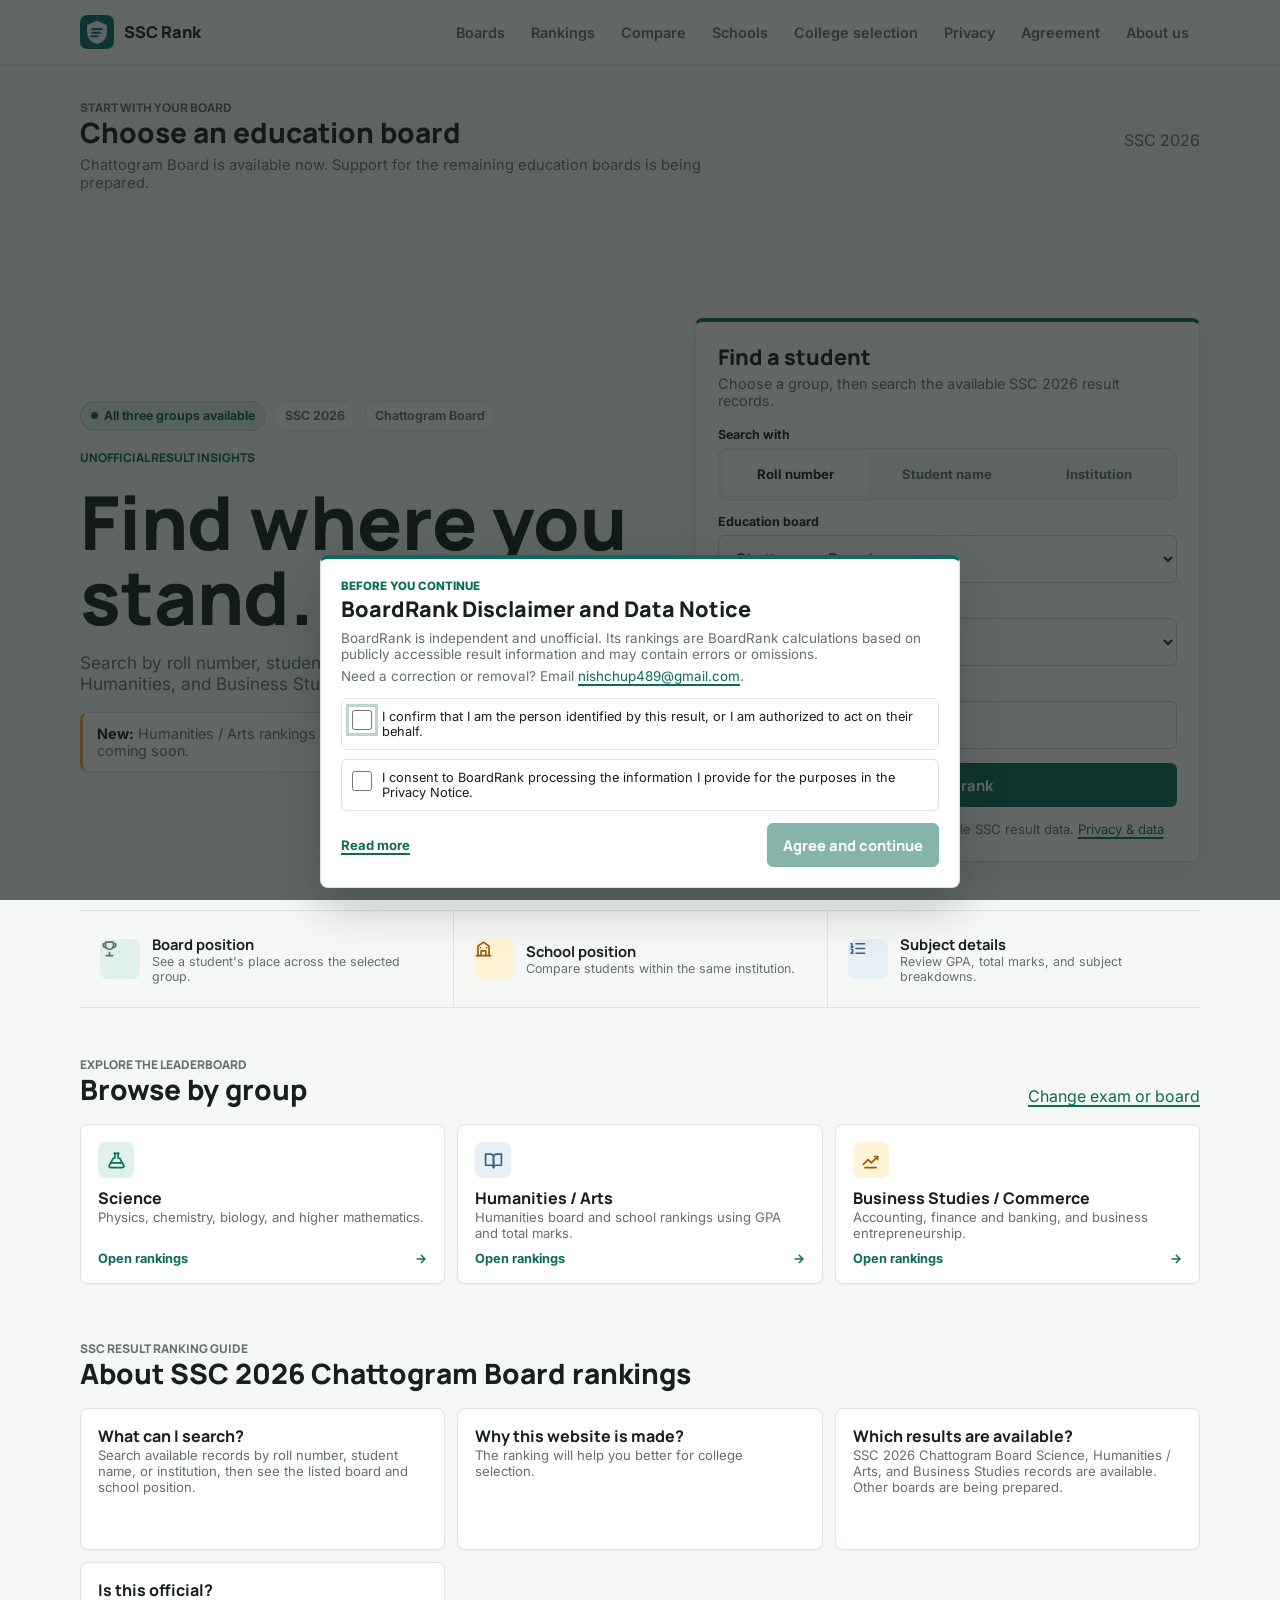
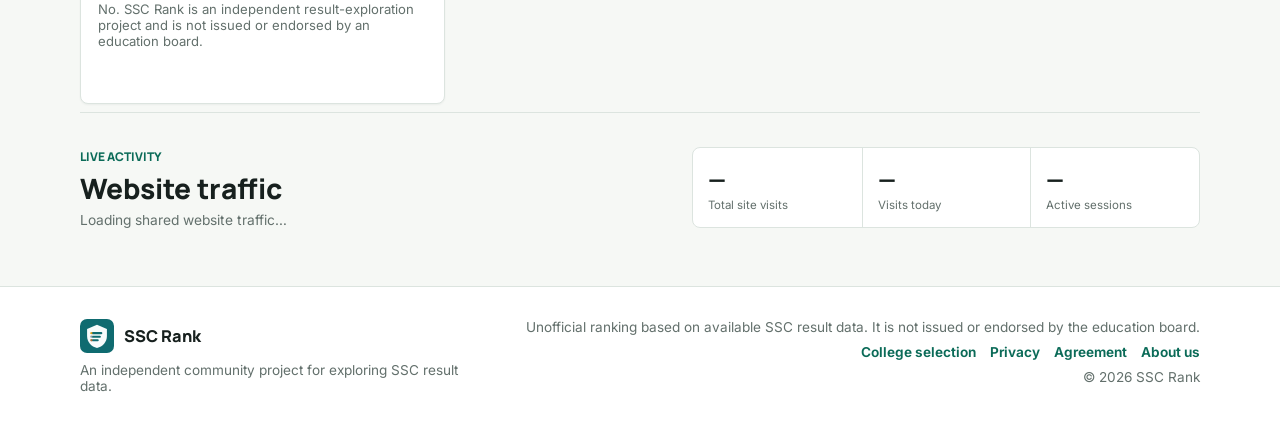
<file: index.html>
<!doctype html>
<html lang="en">
  <head>
    <meta charset="utf-8">
    <meta name="viewport" content="width=device-width, initial-scale=1">
    <meta name="description" content="Find unofficial SSC 2026 board and school rankings for Chattogram Board.">
    <meta name="robots" content="index,follow,max-image-preview:large,max-snippet:-1,max-video-preview:-1">
    <title>SSC 2026 Chattogram Board Rankings &amp; Result Search | SSC Rank</title>
    <link rel="icon" href="/assets/logo.svg" type="image/svg+xml">
    <link rel="stylesheet" href="/css/global.css?v=6">
    <link rel="stylesheet" href="/css/home.css?v=8">
    <script type="module" src="/js/app.js?v=17"></script>
    <script type="module" src="/js/home.js?v=8"></script>
    <script type="module" src="/js/seo.js?v=3"></script>

    <script async src="https://pagead2.googlesyndication.com/pagead/js/adsbygoogle.js?client=ca-pub-3290118997384281"
     crossorigin="anonymous"></script>
  </head>

  <script async src="https://www.googletagmanager.com/gtag/js?id=G-NRRQTS1LGP"></script>
<script>
  window.dataLayer = window.dataLayer || [];
  function gtag(){dataLayer.push(arguments);}
  gtag('js', new Date());

  gtag('config', 'G-NRRQTS1LGP');
</script>
  <body data-page="home">
    <header class="site-header">
      <div class="header-inner">
        <a class="brand" href="/">
          <img src="/assets/logo.svg" alt="" width="34" height="34">
          <span>SSC Rank</span>
        </a>
        <nav class="site-nav" aria-label="Primary navigation">
          <a href="#boards">Boards</a>
          <a data-nav="rankings" href="/rankings/?exam=ssc&amp;year=2026&amp;board=chattogram&amp;group=science">Rankings</a>
          <a data-nav="schools" href="/school/?exam=ssc&amp;year=2026&amp;board=chattogram&amp;group=science&amp;id=1">Schools</a>
          <a data-nav="college" href="/college/">College selection</a>
          <a data-nav="privacy" href="/privacy/">Privacy</a>
        </nav>
      </div>
    </header>

    <main class="page-shell home-page">
      <section class="board-section" id="boards" aria-labelledby="boards-title">
        <div class="browse-heading">
          <div>
            <p class="eyebrow">Start with your board</p>
            <h2 id="boards-title">Choose an education board</h2>
          </div>
          <p>SSC 2026</p>
        </div>
        <p class="section-lead">Chattogram Board is available now. Support for the remaining education boards is being prepared.</p>
        <div class="status-box" data-page-status hidden></div>
        <div class="selection-grid home-board-grid" data-board-grid></div>
      </section>

      <section class="home-hero" aria-labelledby="home-title">
        <div class="home-copy">
          <div class="context-chips" aria-label="Available ranking context">
            <span class="context-chip is-live">All three groups available</span>
            <span class="context-chip">SSC 2026</span>
            <span class="context-chip">Chattogram Board</span>
          </div>
          <p class="eyebrow">Unofficial result insights</p>
          <h1 id="home-title">Find where you stand.</h1>
          <p class="lead">Search by roll number, student name, or institution across Science, Humanities, and Business Studies results.</p>
          <p class="notice warning release-notice">
            <strong>New:</strong> Humanities / Arts rankings are now available. College Selection is coming soon.
          </p>
        </div>

        <section class="home-finder" aria-labelledby="finder-title">
          <h2 id="finder-title">Find a student</h2>
          <p>Choose a group, then search the available SSC 2026 result records.</p>
          <form class="finder-form" data-home-search>
            <div>
              <span class="form-label">Search with</span>
              <div class="segmented-control home-search-modes" aria-label="Search method">
                <button class="is-active" type="button" data-home-mode="roll" aria-pressed="true">Roll number</button>
                <button type="button" data-home-mode="name" aria-pressed="false">Student name</button>
                <button type="button" data-home-mode="institution" aria-pressed="false">Institution</button>
              </div>
            </div>

            <div>
              <label class="form-label" for="home-board">Education board</label>
              <select id="home-board" data-home-board>
                <option value="chattogram" selected>Chattogram Board</option>
                <option value="dhaka" disabled>Dhaka Board - Coming soon</option>
                <option value="cumilla" disabled>Cumilla Board - Coming soon</option>
                <option value="rajshahi" disabled>Rajshahi Board - Coming soon</option>
                <option value="jessore" disabled>Jessore Board - Coming soon</option>
                <option value="barishal" disabled>Barishal Board - Coming soon</option>
                <option value="sylhet" disabled>Sylhet Board - Coming soon</option>
                <option value="dinajpur" disabled>Dinajpur Board - Coming soon</option>
                <option value="mymensingh" disabled>Mymensingh Board - Coming soon</option>
              </select>
            </div>

            <div>
              <label class="form-label" for="home-group">Student group</label>
              <select id="home-group" data-home-group>
                <option value="science">Science</option>
                <option value="humanities">Humanities / Arts</option>
                <option value="commerce">Business Studies / Commerce</option>
              </select>
            </div>

            <div class="finder-query-field">
              <label class="form-label" data-home-query-label for="home-query">Roll number</label>
              <input id="home-query" data-home-query type="search" inputmode="numeric" autocomplete="off" placeholder="Enter roll number" aria-controls="home-search-suggestions" aria-expanded="false" required>
              <p class="search-match-feedback" data-home-feedback role="status" aria-live="polite" hidden></p>
              <div id="home-search-suggestions" class="search-suggestions" data-home-suggestions aria-label="Search suggestions" hidden></div>
            </div>

            <button class="button finder-submit" type="submit">
              <i data-lucide="search" aria-hidden="true"></i>
              <span>Find rank</span>
            </button>
            <p class="finder-error" data-home-error role="alert" hidden></p>
          </form>

          <p class="notice compact">
            <i data-lucide="shield-check" aria-hidden="true"></i>
            <span>Unofficial ranking based on available SSC result data. <a href="/privacy/">Privacy &amp; data</a></span>
          </p>
        </section>
      </section>

      <section class="home-trust" aria-label="Ranking features">
        <div class="trust-item">
          <span class="trust-icon"><i data-lucide="trophy" aria-hidden="true"></i></span>
          <div><strong>Board position</strong><span>See a student&apos;s place across the selected group.</span></div>
        </div>
        <div class="trust-item">
          <span class="trust-icon is-gold"><i data-lucide="school" aria-hidden="true"></i></span>
          <div><strong>School position</strong><span>Compare students within the same institution.</span></div>
        </div>
        <div class="trust-item">
          <span class="trust-icon is-sky"><i data-lucide="list-ordered" aria-hidden="true"></i></span>
          <div><strong>Subject details</strong><span>Review GPA, total marks, and subject breakdowns.</span></div>
        </div>
      </section>

      <section class="browse-section" aria-labelledby="browse-title">
        <div class="browse-heading">
          <div>
            <p class="eyebrow">Explore the leaderboard</p>
            <h2 id="browse-title">Browse by group</h2>
          </div>
          <p><a href="/exam/">Change exam or board</a></p>
        </div>

        <div class="quick-group-grid">
          <a class="quick-group-card" href="/rankings/?exam=ssc&amp;year=2026&amp;board=chattogram&amp;group=science">
            <span class="group-icon"><i data-lucide="flask-conical" aria-hidden="true"></i></span>
            <div><h3>Science</h3><p>Physics, chemistry, biology, and higher mathematics.</p></div>
            <span class="card-link-label">Open rankings <span aria-hidden="true">-&gt;</span></span>
          </a>
          <a class="quick-group-card" href="/rankings/?exam=ssc&amp;year=2026&amp;board=chattogram&amp;group=humanities">
            <span class="group-icon"><i data-lucide="book-open" aria-hidden="true"></i></span>
            <div><h3>Humanities / Arts</h3><p>Humanities board and school rankings using GPA and total marks.</p></div>
            <span class="card-link-label">Open rankings <span aria-hidden="true">-&gt;</span></span>
          </a>
          <a class="quick-group-card" href="/rankings/?exam=ssc&amp;year=2026&amp;board=chattogram&amp;group=commerce">
            <span class="group-icon"><i data-lucide="chart-no-axes-combined" aria-hidden="true"></i></span>
            <div><h3>Business Studies / Commerce</h3><p>Accounting, finance and banking, and business entrepreneurship.</p></div>
            <span class="card-link-label">Open rankings <span aria-hidden="true">-&gt;</span></span>
          </a>
        </div>
      </section>

      <section class="browse-section" aria-labelledby="ssc-ranking-faq-title">
        <div class="browse-heading">
          <div>
            <p class="eyebrow">SSC result ranking guide</p>
            <h2 id="ssc-ranking-faq-title">About SSC 2026 Chattogram Board rankings</h2>
          </div>
        </div>
        <div class="quick-group-grid">
          <article class="quick-group-card">
            <div><h3>What can I search?</h3><p>Search available records by roll number, student name, or institution, then see the listed board and school position.</p></div>
          </article>
          <article class="quick-group-card">
            <div><h3>Why this website is made?</h3><p>The ranking will help you better for college selection.</p></div>
          </article>
          <article class="quick-group-card">
            <div><h3>Which results are available?</h3><p>SSC 2026 Chattogram Board Science, Humanities / Arts, and Business Studies records are available. Other boards are being prepared.</p></div>
          </article>
          <article class="quick-group-card">
            <div><h3>Is this official?</h3><p>No. SSC Rank is an independent result-exploration project and is not issued or endorsed by an education board.</p></div>
          </article>
        </div>
      </section>

      <section class="visit-section" aria-labelledby="visits-title">
        <div class="visit-copy">
          <p class="eyebrow">Live activity</p>
          <h2 id="visits-title">Website traffic</h2>
          <p data-traffic-status aria-live="polite">Loading shared website traffic…</p>
        </div>
        <dl class="visit-stats">
          <div><dt data-total-visits>—</dt><dd>Total site visits</dd></div>
          <div><dt data-daily-visits>—</dt><dd>Visits today</dd></div>
          <div><dt data-online-visits>—</dt><dd>Active sessions</dd></div>
        </dl>
      </section>
    </main>

    <footer class="site-footer home-footer" id="credits">
      <div class="footer-inner home-footer-inner">
        <div class="footer-brand-block">
          <a class="brand" href="/">
            <img src="/assets/logo.svg" alt="" width="34" height="34">
            <span>SSC Rank</span>
          </a>
          <p>An independent community project for exploring SSC result data.</p>
        </div>
        <div class="footer-credit-block">
          <p data-disclaimer></p>
          <div class="footer-links">
            <a href="/college/">College selection</a>
            <a href="/privacy/">Privacy</a>
            <a href="/agreement/">Agreement</a>
            <a href="/about/">About us</a>
          </div>
          <p>&copy; 2026 SSC Rank</p>
        </div>
      </div>
    </footer>
  </body>
</html>
</file>
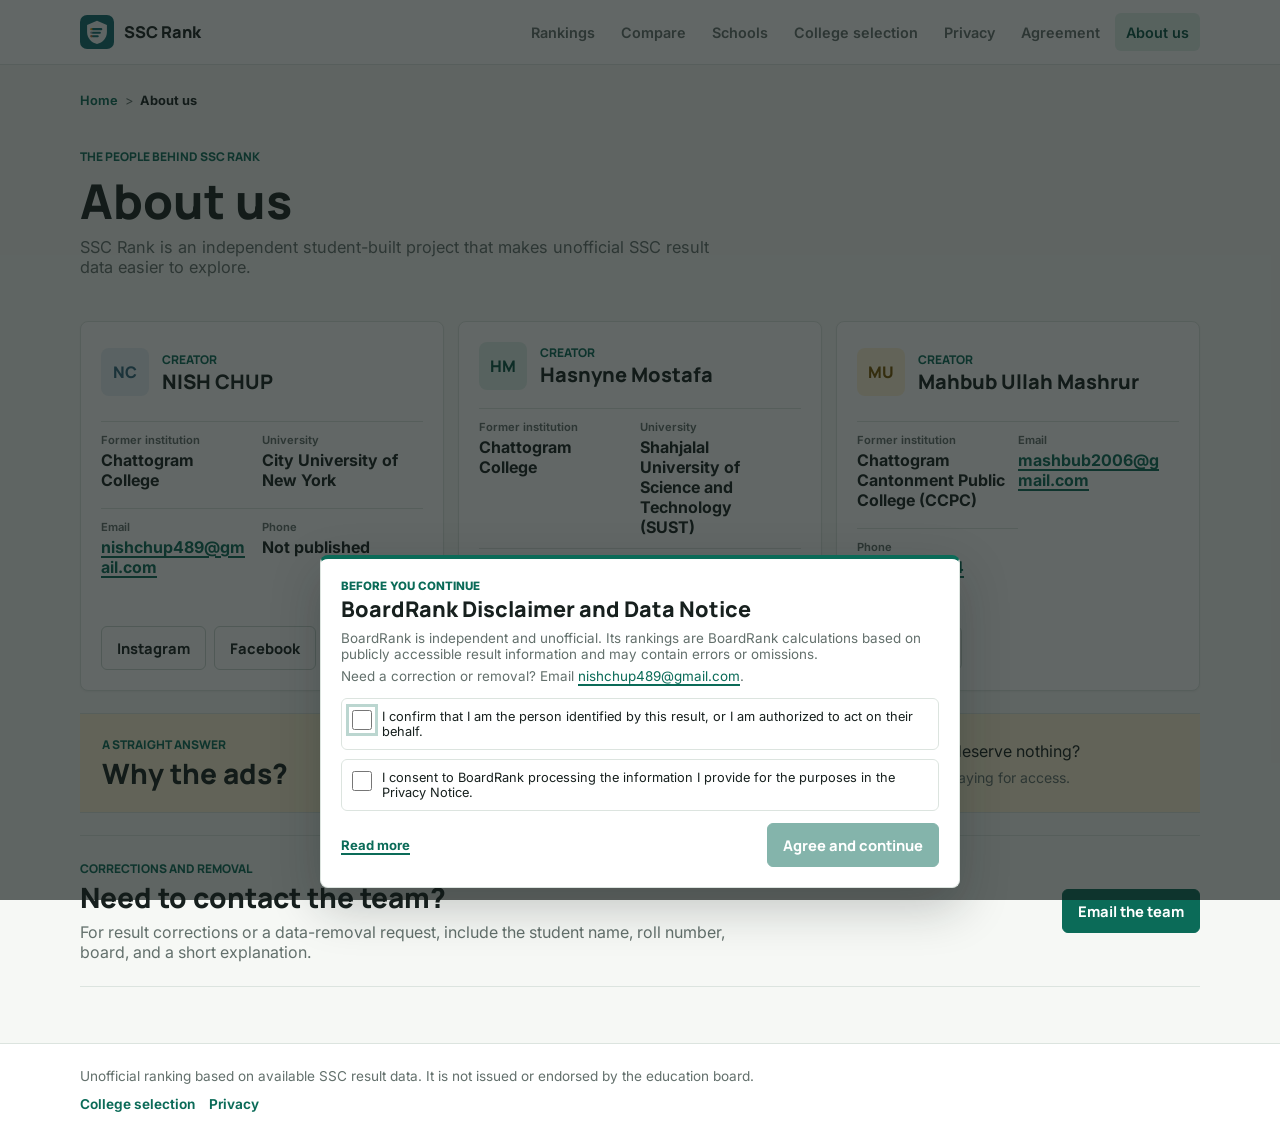
<file: about/index.html>
<!doctype html>
<html lang="en">
  <head>
    <meta charset="utf-8">
    <meta name="viewport" content="width=device-width, initial-scale=1">
    <meta name="description" content="Learn about SSC Rank, an independent project that helps students explore available SSC result data.">
    <meta name="robots" content="index,follow,max-image-preview:large,max-snippet:-1,max-video-preview:-1">
    <title>About SSC Rank | Independent SSC Result Explorer</title>
    <link rel="icon" href="/assets/logo.svg" type="image/svg+xml">
    <link rel="stylesheet" href="/css/global.css?v=6">
    <link rel="stylesheet" href="/css/home.css?v=3">
    <link rel="stylesheet" href="/css/about.css?v=4">
    <script type="module" src="/js/app.js?v=17"></script>
    <script type="module" src="/js/seo.js?v=3"></script>
  </head>
  <body data-page="about">
    <header class="site-header">
      <div class="header-inner">
        <a class="brand" href="/">
          <img src="/assets/logo.svg" alt="" width="34" height="34">
          <span>SSC Rank</span>
        </a>
        <nav class="site-nav" aria-label="Primary navigation">
          <a data-nav="rankings" href="/rankings/?exam=ssc&amp;year=2026&amp;board=chattogram&amp;group=science">Rankings</a>
          <a data-nav="schools" href="/school/?exam=ssc&amp;year=2026&amp;board=chattogram&amp;group=science&amp;id=1">Schools</a>
          <a data-nav="college" href="/college/">College selection</a>
          <a data-nav="privacy" href="/privacy/">Privacy</a>
        </nav>
      </div>
    </header>

    <main class="page-shell about-page">
      <nav class="breadcrumb" aria-label="Breadcrumb"><a href="/">Home</a><span>&gt;</span><span aria-current="page">About us</span></nav>
      <section class="intro-block" aria-labelledby="page-title">
        <p class="eyebrow">The people behind SSC Rank</p>
        <h1 id="page-title">About us</h1>
        <p class="lead">SSC Rank is an independent student-built project that makes unofficial SSC result data easier to explore.</p>
      </section>

      <section class="about-grid" aria-label="Project creators">
        <article class="creator-card">
          <div class="creator-heading">
            <span class="creator-initials is-sky" aria-hidden="true">NC</span>
            <div>
              <p class="eyebrow">Creator</p>
              <h2>NISH CHUP</h2>
            </div>
          </div>
          <dl class="creator-details">
            <div><dt>Former institution</dt><dd>Chattogram College</dd></div>
            <div><dt>University</dt><dd>City University of New York</dd></div>
            <div><dt>Email</dt><dd><a href="mailto:nishchup489@gmail.com">nishchup489@gmail.com</a></dd></div>
            <div><dt>Phone</dt><dd>Not published</dd></div>
          </dl>
          <div class="creator-socials" aria-label="NISH CHUP social profiles">
            <a class="button secondary" href="https://www.instagram.com/__nish489___/" target="_blank" rel="noopener noreferrer">Instagram</a>
            <a class="button secondary" href="https://www.facebook.com/sadnan.hossain.nishthup" target="_blank" rel="noopener noreferrer">Facebook</a>
            <a class="button secondary" href="https://www.linkedin.com/in/sadnan-nishthup-7405273a5/" target="_blank" rel="noopener noreferrer">LinkedIn</a>
          </div>
        </article>

        <article class="creator-card">
          <div class="creator-heading">
            <span class="creator-initials" aria-hidden="true">HM</span>
            <div>
              <p class="eyebrow">Creator</p>
              <h2>Hasnyne Mostafa</h2>
            </div>
          </div>
          <dl class="creator-details">
            <div><dt>Former institution</dt><dd>Chattogram College</dd></div>
            <div><dt>University</dt><dd>Shahjalal University of Science and Technology (SUST)</dd></div>
            <div><dt>Email</dt><dd>Not published</dd></div>
            <div><dt>Phone</dt><dd>Not published</dd></div>
          </dl>
          <div class="creator-socials" aria-label="Hasnyne Mostafa social profiles">
            <a class="button secondary" href="https://www.instagram.com/hasnyne.01" target="_blank" rel="noopener noreferrer">Instagram</a>
            <a class="button secondary" href="https://www.facebook.com/hasnyne.mostafa" target="_blank" rel="noopener noreferrer">Facebook</a>
          </div>
        </article>

        <article class="creator-card">
          <div class="creator-heading">
            <span class="creator-initials is-gold" aria-hidden="true">MU</span>
            <div>
              <p class="eyebrow">Creator</p>
              <h2>Mahbub Ullah Mashrur</h2>
            </div>
          </div>
          <dl class="creator-details">
            <div><dt>Former institution</dt><dd>Chattogram Cantonment Public College (CCPC)</dd></div>
            <div><dt>Email</dt><dd><a href="mailto:mashbub2006@gmail.com">mashbub2006@gmail.com</a></dd></div>
            <div><dt>Phone</dt><dd><a href="tel:+8801810653704">01810653704</a></dd></div>
          </dl>
          <div class="creator-socials" aria-label="Mahbub Ullah Mashrur social profiles">
            <a class="button secondary" href="https://www.instagram.com/mahbubullahmashrur/" target="_blank" rel="noopener noreferrer">Instagram</a>
          </div>
        </article>
      </section>

      <section class="why-ads" aria-labelledby="why-ads-title">
        <div>
          <p class="eyebrow">A straight answer</p>
          <h2 id="why-ads-title">Why the ads?</h2>
        </div>
        <div class="why-ads-copy">
          <p><strong>C&apos;mon, dude.</strong> We made the website for you within 24 hours of your result. We deserve nothing?</p>
          <p>Ads help cover hosting and development so students can keep using SSC Rank without paying for access.</p>
        </div>
      </section>

      <section class="contact-band" aria-labelledby="contact-title">
        <div>
          <p class="eyebrow">Corrections and removal</p>
          <h2 id="contact-title">Need to contact the team?</h2>
          <p>For result corrections or a data-removal request, include the student name, roll number, board, and a short explanation.</p>
        </div>
        <a class="button" href="mailto:nishchup489@gmail.com?subject=SSC%20Rank%20data%20request">Email the team</a>
      </section>
    </main>

    <footer class="site-footer">
      <div class="footer-inner">
        <p data-disclaimer></p>
        <div class="footer-links"><a href="/college/">College selection</a><a href="/privacy/">Privacy</a></div>
      </div>
    </footer>
  </body>
</html>
</file>
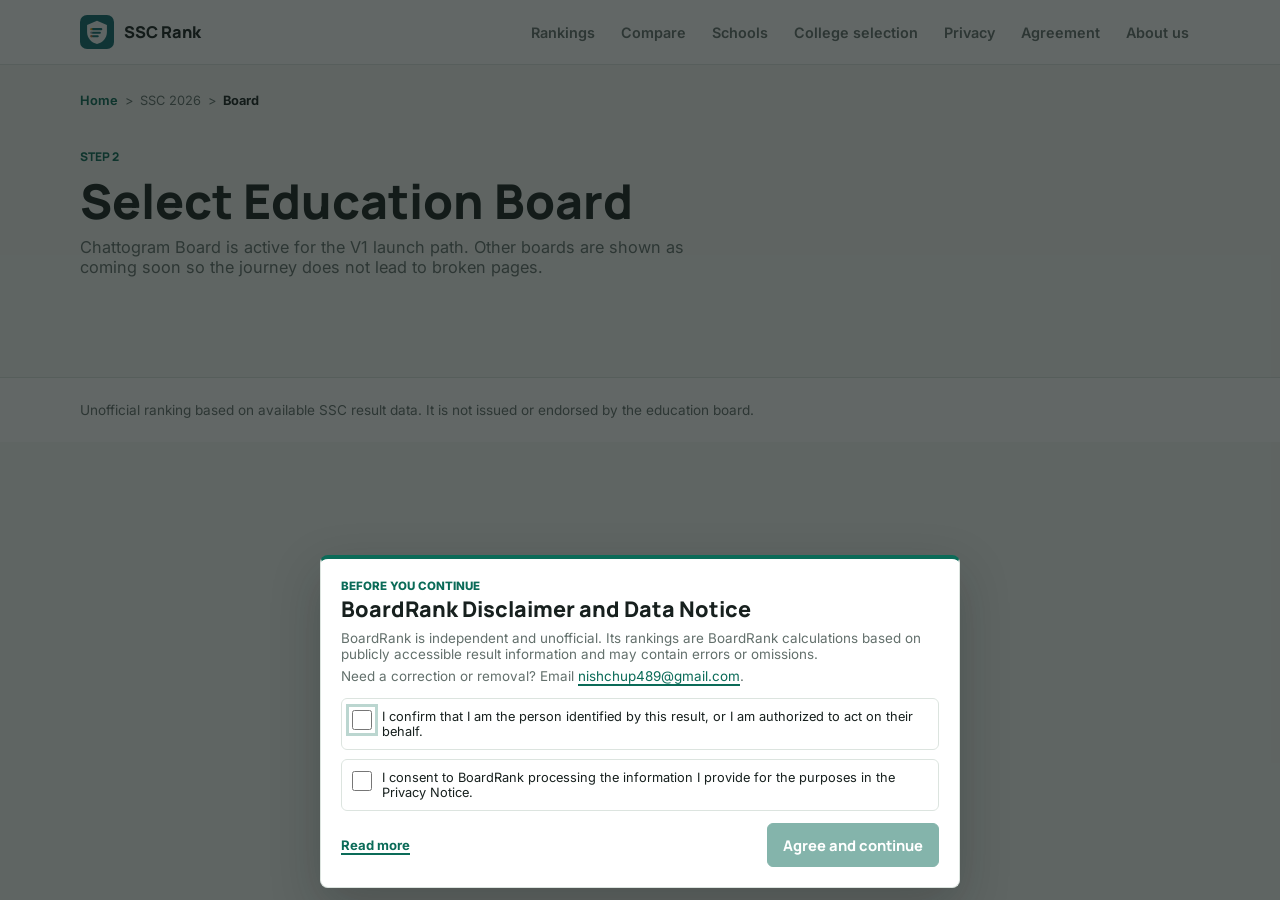
<file: board/index.html>
<!doctype html>
<html lang="en">
  <head>
    <meta charset="utf-8">
    <meta name="viewport" content="width=device-width, initial-scale=1">
    <meta name="description" content="Select an education board for the SSC Rank prototype.">
    <title>Select Education Board | SSC Rank</title>
    <link rel="icon" href="/assets/logo.svg" type="image/svg+xml">
    <link rel="stylesheet" href="/css/global.css?v=6">
    <link rel="stylesheet" href="/css/home.css?v=5">
    <script type="module" src="/js/app.js?v=17"></script>
    <script type="module" src="/js/seo.js?v=3"></script>
  </head>
  <body data-page="board">
    <header class="site-header">
      <div class="header-inner">
        <a class="brand" href="/">
          <img src="/assets/logo.svg" alt="" width="36" height="36">
          <span>SSC Rank</span>
        </a>
        <nav class="site-nav" aria-label="Primary navigation">
          <a data-nav="rankings" href="/rankings/?exam=ssc&year=2026&board=chattogram&group=science">Rankings</a>
          <a data-nav="schools" href="/school/?exam=ssc&year=2026&board=chattogram&group=science&id=1">Schools</a>
          <a data-nav="college" href="/college/">College selection</a>
          <a data-nav="privacy" href="/privacy/">Privacy</a>
        </nav>
      </div>
    </header>

    <main class="page-shell selection-page">
      <nav class="breadcrumb" aria-label="Breadcrumb"><a href="/">Home</a><span>&gt;</span><span data-board-context>SSC 2026</span><span>&gt;</span><span aria-current="page">Board</span></nav>
      <section class="intro-block" aria-labelledby="page-title">
        <p class="eyebrow">Step 2</p>
        <h1 id="page-title">Select Education Board</h1>
        <p class="lead">Chattogram Board is active for the V1 launch path. Other boards are shown as coming soon so the journey does not lead to broken pages.</p>
      </section>

      <div data-page-status hidden></div>
      <section class="selection-grid" data-board-grid aria-label="Education boards"></section>
    </main>

    <footer class="site-footer">
      <div class="footer-inner">
        <p data-disclaimer></p>
      </div>
    </footer>
  </body>
</html>
</file>
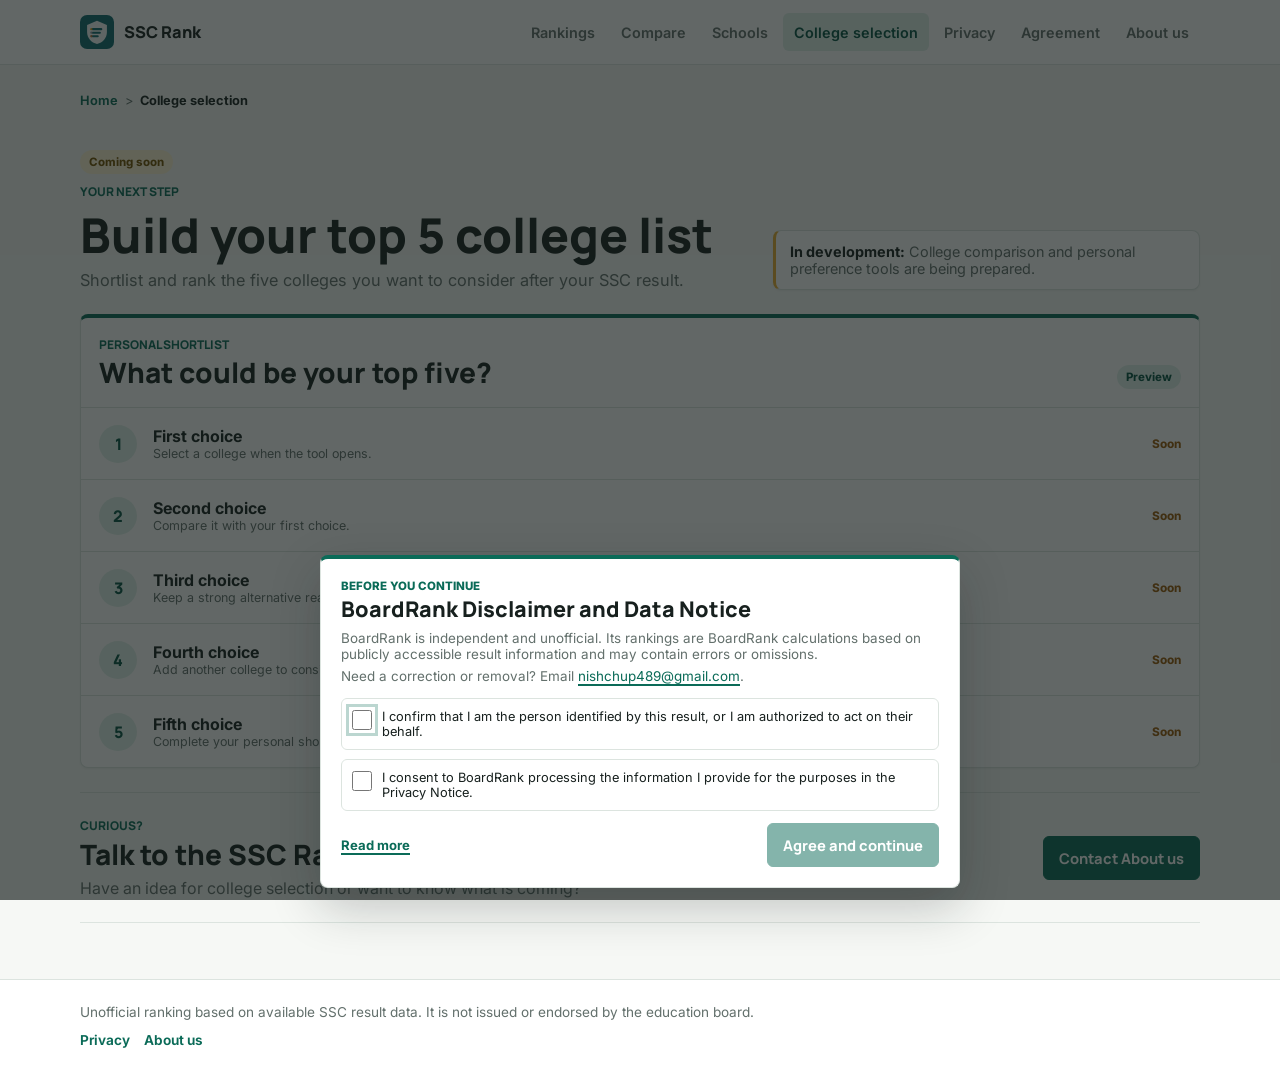
<file: college/index.html>
<!doctype html>
<html lang="en">
  <head>
    <meta charset="utf-8">
    <meta name="viewport" content="width=device-width, initial-scale=1">
    <meta name="description" content="Build your personal top five college shortlist with SSC Rank.">
    <meta name="robots" content="noindex,follow">
    <title>College Selection | SSC Rank</title>
    <link rel="icon" href="/assets/logo.svg" type="image/svg+xml">
    <link rel="stylesheet" href="/css/global.css?v=6">
    <link rel="stylesheet" href="/css/college.css?v=1">
    <script type="module" src="/js/app.js?v=17"></script>
    <script type="module" src="/js/seo.js?v=3"></script>
  </head>
  <body data-page="college">
    <header class="site-header">
      <div class="header-inner">
        <a class="brand" href="/">
          <img src="/assets/logo.svg" alt="" width="34" height="34">
          <span>SSC Rank</span>
        </a>
        <nav class="site-nav" aria-label="Primary navigation">
          <a data-nav="rankings" href="/rankings/?exam=ssc&amp;year=2026&amp;board=chattogram&amp;group=science">Rankings</a>
          <a data-nav="schools" href="/school/?exam=ssc&amp;year=2026&amp;board=chattogram&amp;group=science">Schools</a>
          <a data-nav="college" href="/college/">College selection</a>
          <a data-nav="privacy" href="/privacy/">Privacy</a>
        </nav>
      </div>
    </header>

    <main class="page-shell college-page">
      <nav class="breadcrumb" aria-label="Breadcrumb"><a href="/">Home</a><span>&gt;</span><span aria-current="page">College selection</span></nav>

      <section class="college-intro" aria-labelledby="page-title">
        <div>
          <span class="badge gold">Coming soon</span>
          <p class="eyebrow">Your next step</p>
          <h1 id="page-title">Build your top 5 college list</h1>
          <p class="lead">Shortlist and rank the five colleges you want to consider after your SSC result.</p>
        </div>
        <p class="notice warning"><strong>In development:</strong> College comparison and personal preference tools are being prepared.</p>
      </section>

      <section class="college-tool" aria-labelledby="shortlist-title">
        <div class="college-tool-heading">
          <div>
            <p class="eyebrow">Personal shortlist</p>
            <h2 id="shortlist-title">What could be your top five?</h2>
          </div>
          <span class="badge">Preview</span>
        </div>
        <ol class="college-slots">
          <li><span class="slot-number">1</span><div><strong>First choice</strong><span>Select a college when the tool opens.</span></div><span class="slot-status">Soon</span></li>
          <li><span class="slot-number">2</span><div><strong>Second choice</strong><span>Compare it with your first choice.</span></div><span class="slot-status">Soon</span></li>
          <li><span class="slot-number">3</span><div><strong>Third choice</strong><span>Keep a strong alternative ready.</span></div><span class="slot-status">Soon</span></li>
          <li><span class="slot-number">4</span><div><strong>Fourth choice</strong><span>Add another college to consider.</span></div><span class="slot-status">Soon</span></li>
          <li><span class="slot-number">5</span><div><strong>Fifth choice</strong><span>Complete your personal shortlist.</span></div><span class="slot-status">Soon</span></li>
        </ol>
      </section>

      <section class="college-contact" aria-labelledby="college-contact-title">
        <div>
          <p class="eyebrow">Curious?</p>
          <h2 id="college-contact-title">Talk to the SSC Rank team</h2>
          <p>Have an idea for college selection or want to know what is coming?</p>
        </div>
        <a class="button" href="/about/">Contact About us</a>
      </section>
    </main>

    <footer class="site-footer">
      <div class="footer-inner">
        <p data-disclaimer></p>
        <div class="footer-links"><a href="/privacy/">Privacy</a><a href="/about/">About us</a></div>
      </div>
    </footer>
  </body>
</html>
</file>
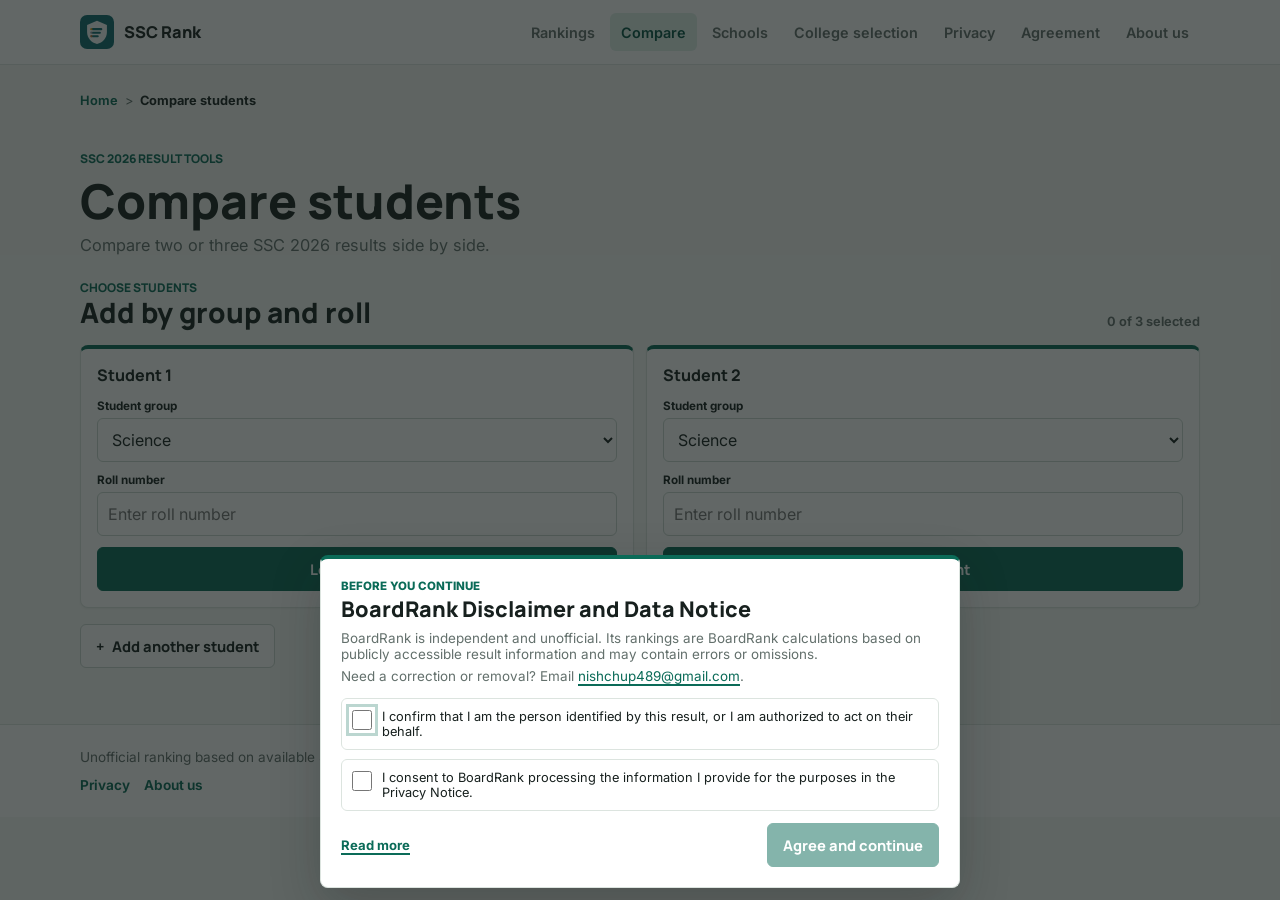
<file: compare/index.html>
<!doctype html>
<html lang="en">
  <head>
    <meta charset="utf-8">
    <meta name="viewport" content="width=device-width, initial-scale=1">
    <meta name="description" content="Compare two or three SSC 2026 students side by side by roll number.">
    <meta name="robots" content="noindex,follow">
    <title>Compare SSC 2026 Students | BoardRank</title>
    <link rel="icon" href="/assets/logo.svg" type="image/svg+xml">
    <link rel="stylesheet" href="/css/global.css?v=6">
    <link rel="stylesheet" href="/css/compare.css?v=2">
    <script type="module" src="/js/app.js?v=17"></script>
    <script type="module" src="/js/compare.js?v=10"></script>
    <script type="module" src="/js/seo.js?v=3"></script>
  </head>
  <body data-page="compare">
    <header class="site-header">
      <div class="header-inner">
        <a class="brand" href="/">
          <img src="/assets/logo.svg" alt="" width="34" height="34">
          <span>SSC Rank</span>
        </a>
        <nav class="site-nav" aria-label="Primary navigation">
          <a data-nav="rankings" href="/rankings/?exam=ssc&amp;year=2026&amp;board=chattogram&amp;group=science">Rankings</a>
          <a data-nav="compare" href="/compare/">Compare</a>
          <a data-nav="schools" href="/school/?exam=ssc&amp;year=2026&amp;board=chattogram&amp;group=science">Schools</a>
          <a data-nav="college" href="/college/">College selection</a>
          <a data-nav="privacy" href="/privacy/">Privacy</a>
        </nav>
      </div>
    </header>

    <main class="page-shell compare-page">
      <nav class="breadcrumb" aria-label="Breadcrumb"><a href="/">Home</a><span>&gt;</span><span aria-current="page">Compare students</span></nav>

      <section class="compare-intro" aria-labelledby="page-title">
        <p class="eyebrow">SSC 2026 result tools</p>
        <h1 id="page-title">Compare students</h1>
        <p class="lead">Compare two or three SSC 2026 results side by side.</p>
      </section>

      <div class="status-box" data-compare-status role="alert" hidden></div>

      <section class="selector-section" aria-labelledby="selectors-title">
        <div class="section-heading-row">
          <div>
            <p class="eyebrow">Choose students</p>
            <h2 id="selectors-title">Add by group and roll</h2>
          </div>
          <span class="selector-count" data-selector-count>0 of 3 selected</span>
        </div>
        <div class="selector-grid" data-selector-grid></div>
        <button class="button secondary add-student-button" type="button" data-add-student>
          <span aria-hidden="true">+</span>
          <span>Add another student</span>
        </button>
      </section>

      <section class="comparison-section" data-comparison-section aria-labelledby="comparison-title" hidden>
        <div class="comparison-heading">
          <div>
            <p class="eyebrow">Side-by-side results</p>
            <h2 id="comparison-title">Comparison</h2>
          </div>
          <button class="button secondary" type="button" data-share-comparison>
            <i data-lucide="share-2" aria-hidden="true"></i>
            <span>Share comparison</span>
          </button>
        </div>
        <p class="comparison-feedback" data-comparison-feedback role="status" aria-live="polite"></p>
        <div class="comparison-table-wrap" tabindex="0" aria-label="Scrollable student comparison">
          <table class="comparison-table" data-comparison-table>
            <caption class="sr-only">SSC 2026 student result comparison</caption>
          </table>
        </div>
      </section>
    </main>

    <footer class="site-footer">
      <div class="footer-inner">
        <p data-disclaimer></p>
        <div class="footer-links"><a href="/privacy/">Privacy</a><a href="/about/">About us</a></div>
      </div>
    </footer>
  </body>
</html>
</file>
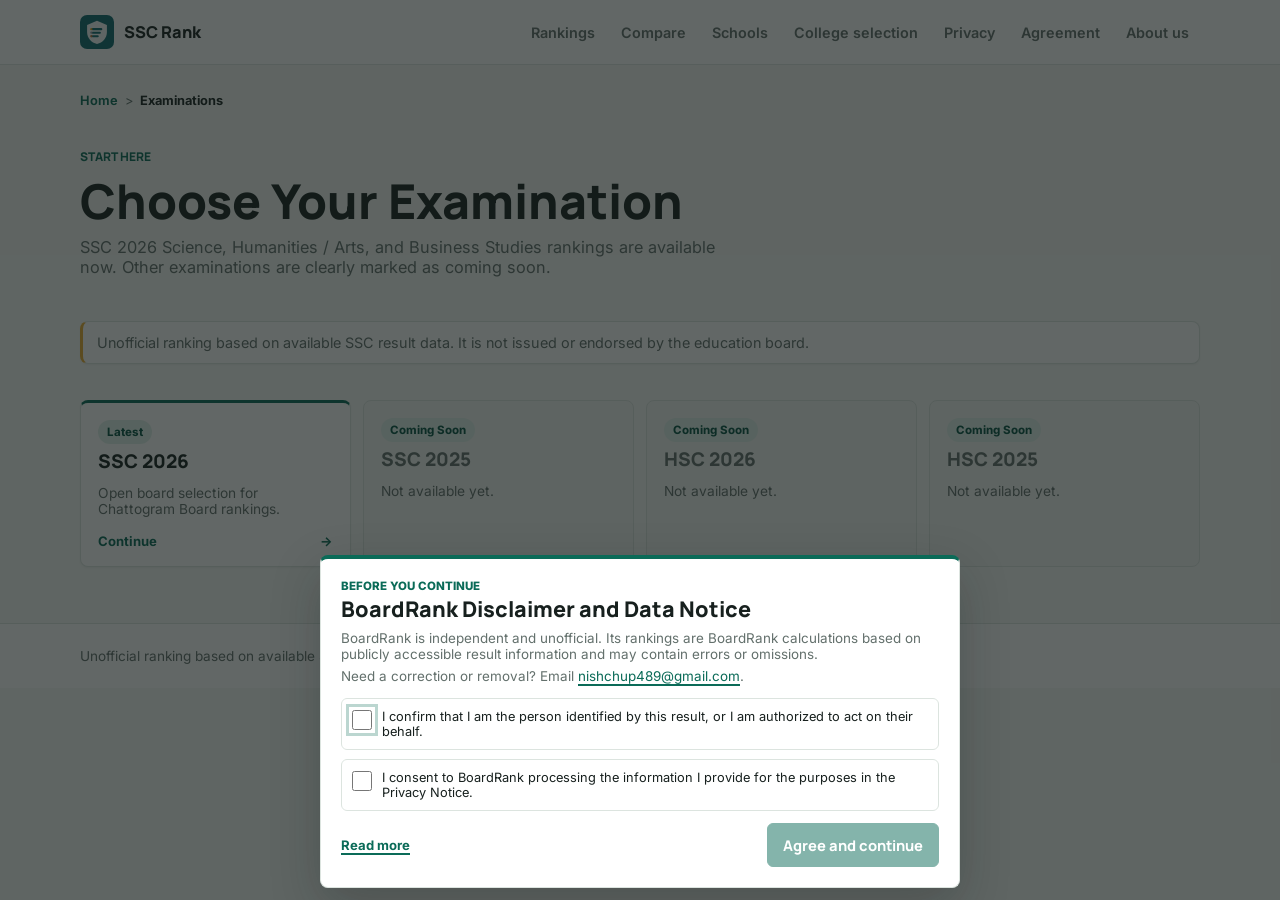
<file: exam/index.html>
<!doctype html>
<html lang="en">
  <head>
    <meta charset="utf-8">
    <meta name="viewport" content="width=device-width, initial-scale=1">
    <meta name="description" content="Choose an examination for SSC Rank.">
    <title>Examinations | SSC Rank</title>
    <link rel="icon" href="/assets/logo.svg" type="image/svg+xml">
    <link rel="stylesheet" href="/css/global.css?v=6">
    <link rel="stylesheet" href="/css/home.css?v=2">
    <script type="module" src="/js/app.js?v=17"></script>
    <script type="module" src="/js/seo.js?v=3"></script>
  </head>
  <body data-page="exam">
    <header class="site-header">
      <div class="header-inner">
        <a class="brand" href="/">
          <img src="/assets/logo.svg" alt="" width="36" height="36">
          <span>SSC Rank</span>
        </a>
        <nav class="site-nav" aria-label="Primary navigation">
          <a data-nav="rankings" href="/rankings/?exam=ssc&year=2026&board=chattogram&group=science">Rankings</a>
          <a data-nav="schools" href="/school/?exam=ssc&year=2026&board=chattogram&group=science&id=1">Schools</a>
          <a data-nav="college" href="/college/">College selection</a>
          <a data-nav="privacy" href="/privacy/">Privacy</a>
        </nav>
      </div>
    </header>

    <main class="page-shell selection-page">
      <nav class="breadcrumb" aria-label="Breadcrumb"><a href="/">Home</a><span>&gt;</span><span aria-current="page">Examinations</span></nav>
      <section class="intro-block" aria-labelledby="page-title">
        <p class="eyebrow">Start here</p>
        <h1 id="page-title">Choose Your Examination</h1>
        <p class="lead">SSC 2026 Science, Humanities / Arts, and Business Studies rankings are available now. Other examinations are clearly marked as coming soon.</p>
      </section>

      <p class="notice warning" data-disclaimer></p>

      <section class="selection-grid" aria-label="Examination choices">
        <a class="selection-card is-active" data-ssc-2026-link href="/board/?exam=ssc&year=2026">
          <div class="selection-meta">
            <span class="badge">Latest</span>
            <h2>SSC 2026</h2>
            <p>Open board selection for Chattogram Board rankings.</p>
          </div>
          <div class="selection-card-footer"><span>Continue</span><span aria-hidden="true">-&gt;</span></div>
        </a>
        <article class="selection-card is-disabled" aria-disabled="true"><div class="selection-meta"><span class="badge">Coming Soon</span><h2>SSC 2025</h2><p>Not available yet.</p></div></article>
        <article class="selection-card is-disabled" aria-disabled="true"><div class="selection-meta"><span class="badge">Coming Soon</span><h2>HSC 2026</h2><p>Not available yet.</p></div></article>
        <article class="selection-card is-disabled" aria-disabled="true"><div class="selection-meta"><span class="badge">Coming Soon</span><h2>HSC 2025</h2><p>Not available yet.</p></div></article>
      </section>
    </main>

    <footer class="site-footer">
      <div class="footer-inner">
        <p data-disclaimer></p>
      </div>
    </footer>
  </body>
</html>
</file>
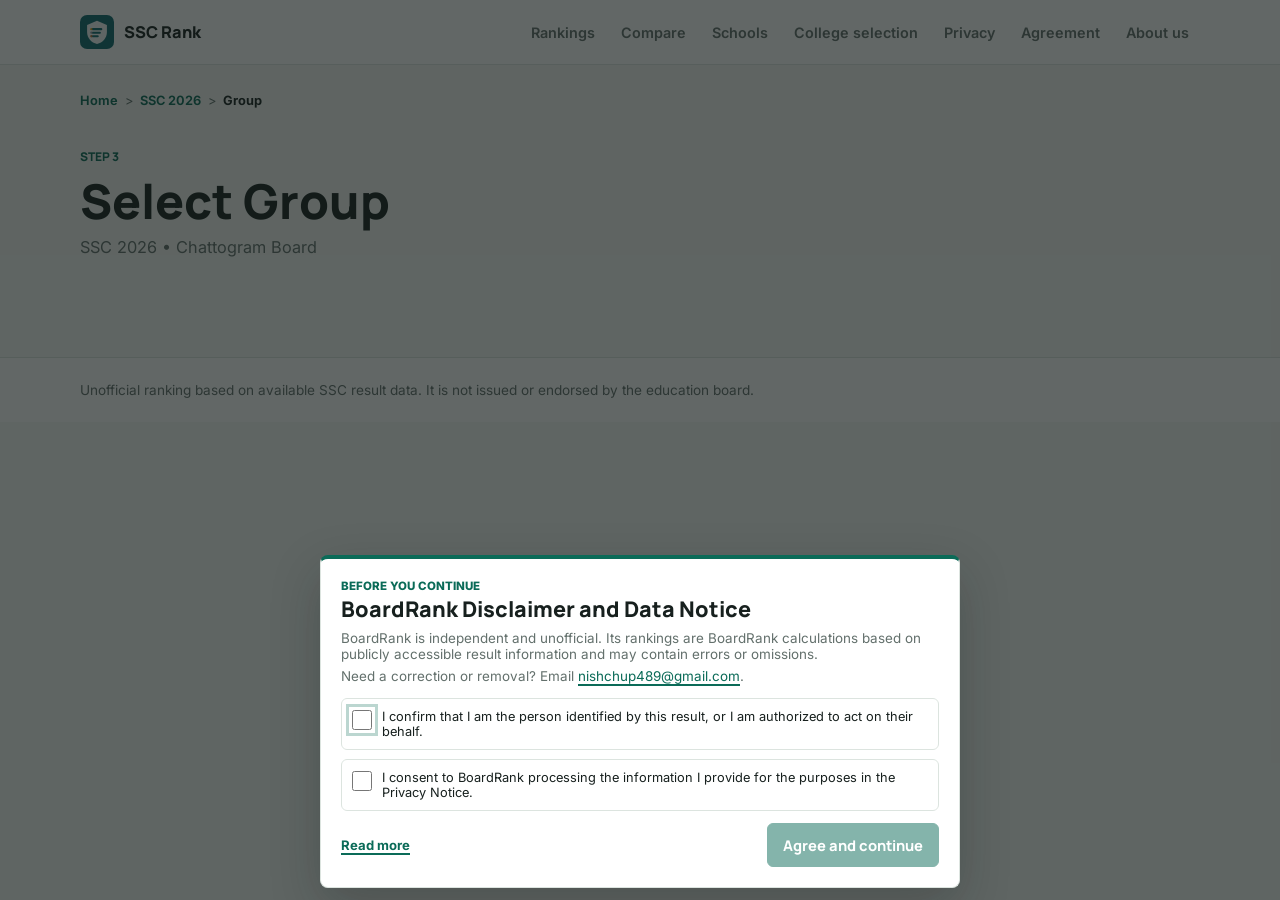
<file: group/index.html>
<!doctype html>
<html lang="en">
  <head>
    <meta charset="utf-8">
    <meta name="viewport" content="width=device-width, initial-scale=1">
    <meta name="description" content="Select a student group for SSC 2026 Chattogram Board rankings.">
    <title>Select Group | SSC Rank</title>
    <link rel="icon" href="/assets/logo.svg" type="image/svg+xml">
    <link rel="stylesheet" href="/css/global.css?v=6">
    <link rel="stylesheet" href="/css/home.css?v=2">
    <script type="module" src="/js/app.js?v=17"></script>
    <script type="module" src="/js/seo.js?v=3"></script>
  </head>
  <body data-page="group">
    <header class="site-header">
      <div class="header-inner">
        <a class="brand" href="/">
          <img src="/assets/logo.svg" alt="" width="36" height="36">
          <span>SSC Rank</span>
        </a>
        <nav class="site-nav" aria-label="Primary navigation">
          <a data-nav="rankings" href="/rankings/?exam=ssc&year=2026&board=chattogram&group=science">Rankings</a>
          <a data-nav="schools" href="/school/?exam=ssc&year=2026&board=chattogram&group=science&id=1">Schools</a>
          <a data-nav="college" href="/college/">College selection</a>
          <a data-nav="privacy" href="/privacy/">Privacy</a>
        </nav>
      </div>
    </header>

    <main class="page-shell selection-page">
      <nav class="breadcrumb" aria-label="Breadcrumb">
        <a href="/">Home</a><span>&gt;</span><a href="/board/?exam=ssc&year=2026">SSC 2026</a><span>&gt;</span><span aria-current="page">Group</span>
      </nav>
      <section class="intro-block" aria-labelledby="page-title">
        <p class="eyebrow">Step 3</p>
        <h1 id="page-title">Select Group</h1>
        <p class="lead"><span data-group-exam>SSC 2026</span> • <span data-group-board>Chattogram Board</span></p>
      </section>

      <div data-page-status hidden></div>
      <section class="selection-grid" data-group-grid aria-label="Student groups"></section>
    </main>

    <footer class="site-footer">
      <div class="footer-inner">
        <p data-disclaimer></p>
      </div>
    </footer>
  </body>
</html>
</file>
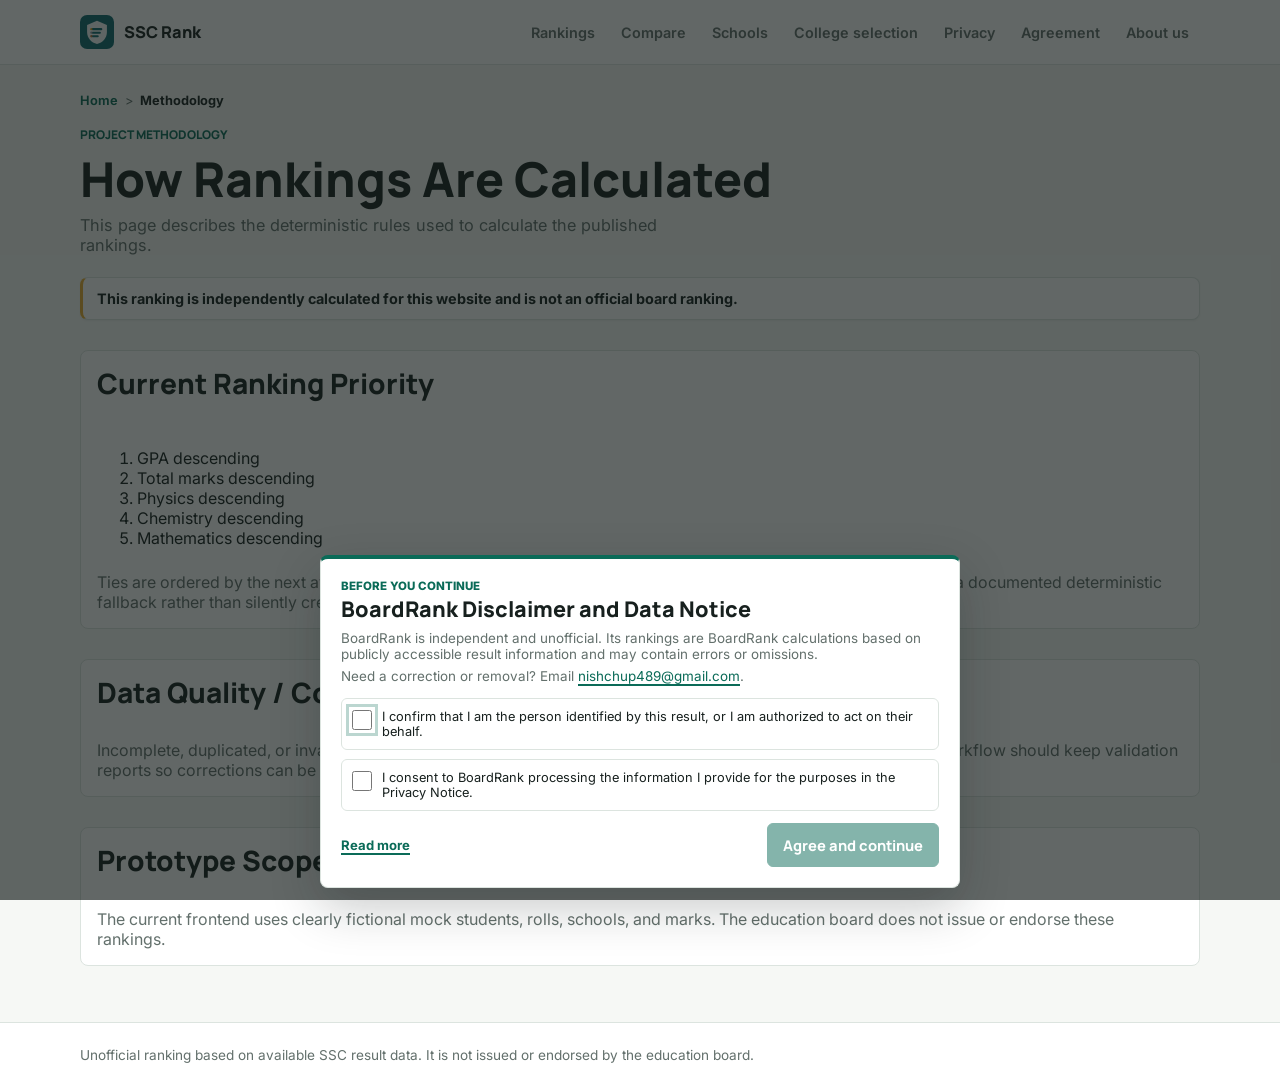
<file: methodology/index.html>
<!doctype html>
<html lang="en">
  <head>
    <meta charset="utf-8">
    <meta name="viewport" content="width=device-width, initial-scale=1">
    <meta name="description" content="Learn how SSC Rank presents available SSC result data and calculates unofficial board and school positions.">
    <meta name="robots" content="index,follow,max-image-preview:large,max-snippet:-1,max-video-preview:-1">
    <title>How SSC Rank Calculates Unofficial Rankings | SSC Rank</title>
    <link rel="icon" href="/assets/logo.svg" type="image/svg+xml">
    <link rel="stylesheet" href="/css/global.css?v=6">
    <link rel="stylesheet" href="/css/home.css">
    <script type="module" src="/js/app.js?v=17"></script>
    <script type="module" src="/js/seo.js?v=3"></script>
  </head>
  <body data-page="methodology">
    <header class="site-header">
      <div class="header-inner">
        <a class="brand" href="/">
          <img src="/assets/logo.svg" alt="" width="36" height="36">
          <span>SSC Rank</span>
        </a>
        <nav class="site-nav" aria-label="Primary navigation">
          <a data-nav="rankings" href="/rankings/?exam=ssc&year=2026&board=chattogram&group=science">Rankings</a>
          <a data-nav="schools" href="/school/?exam=ssc&year=2026&board=chattogram&group=science&id=1">Schools</a>
          <a data-nav="methodology" href="/methodology/">Methodology</a>
          <a data-nav="privacy" href="/privacy/">Privacy</a>
        </nav>
      </div>
    </header>

    <main class="page-shell">
      <nav class="breadcrumb" aria-label="Breadcrumb"><a href="/">Home</a><span>&gt;</span><span aria-current="page">Methodology</span></nav>
      <section class="intro-block" aria-labelledby="page-title">
        <p class="eyebrow">Project Methodology</p>
        <h1 id="page-title">How Rankings Are Calculated</h1>
        <p class="lead">This page describes the deterministic rules used to calculate the published rankings.</p>
      </section>

      <p class="notice warning"><strong>This ranking is independently calculated for this website and is not an official board ranking.</strong></p>

      <section class="context-panel section">
        <h2>Current Ranking Priority</h2>
        <ol>
          <li>GPA descending</li>
          <li>Total marks descending</li>
          <li>Physics descending</li>
          <li>Chemistry descending</li>
          <li>Mathematics descending</li>
        </ol>
        <p>Ties are ordered by the next available priority field. If all priority values match, the production pipeline should apply a documented deterministic fallback rather than silently creating unstable results.</p>
      </section>

      <section class="context-panel section">
        <h2>Data Quality / Corrections</h2>
        <p>Incomplete, duplicated, or invalid result rows should be held out of public ranking until reviewed. The production workflow should keep validation reports so corrections can be made transparently before static JSON is published.</p>
      </section>

      <section class="context-panel section">
        <h2>Prototype Scope</h2>
        <p>The current frontend uses clearly fictional mock students, rolls, schools, and marks. The education board does not issue or endorse these rankings.</p>
      </section>
    </main>

    <footer class="site-footer">
      <div class="footer-inner">
        <p data-disclaimer></p>
      </div>
    </footer>
  </body>
</html>
</file>
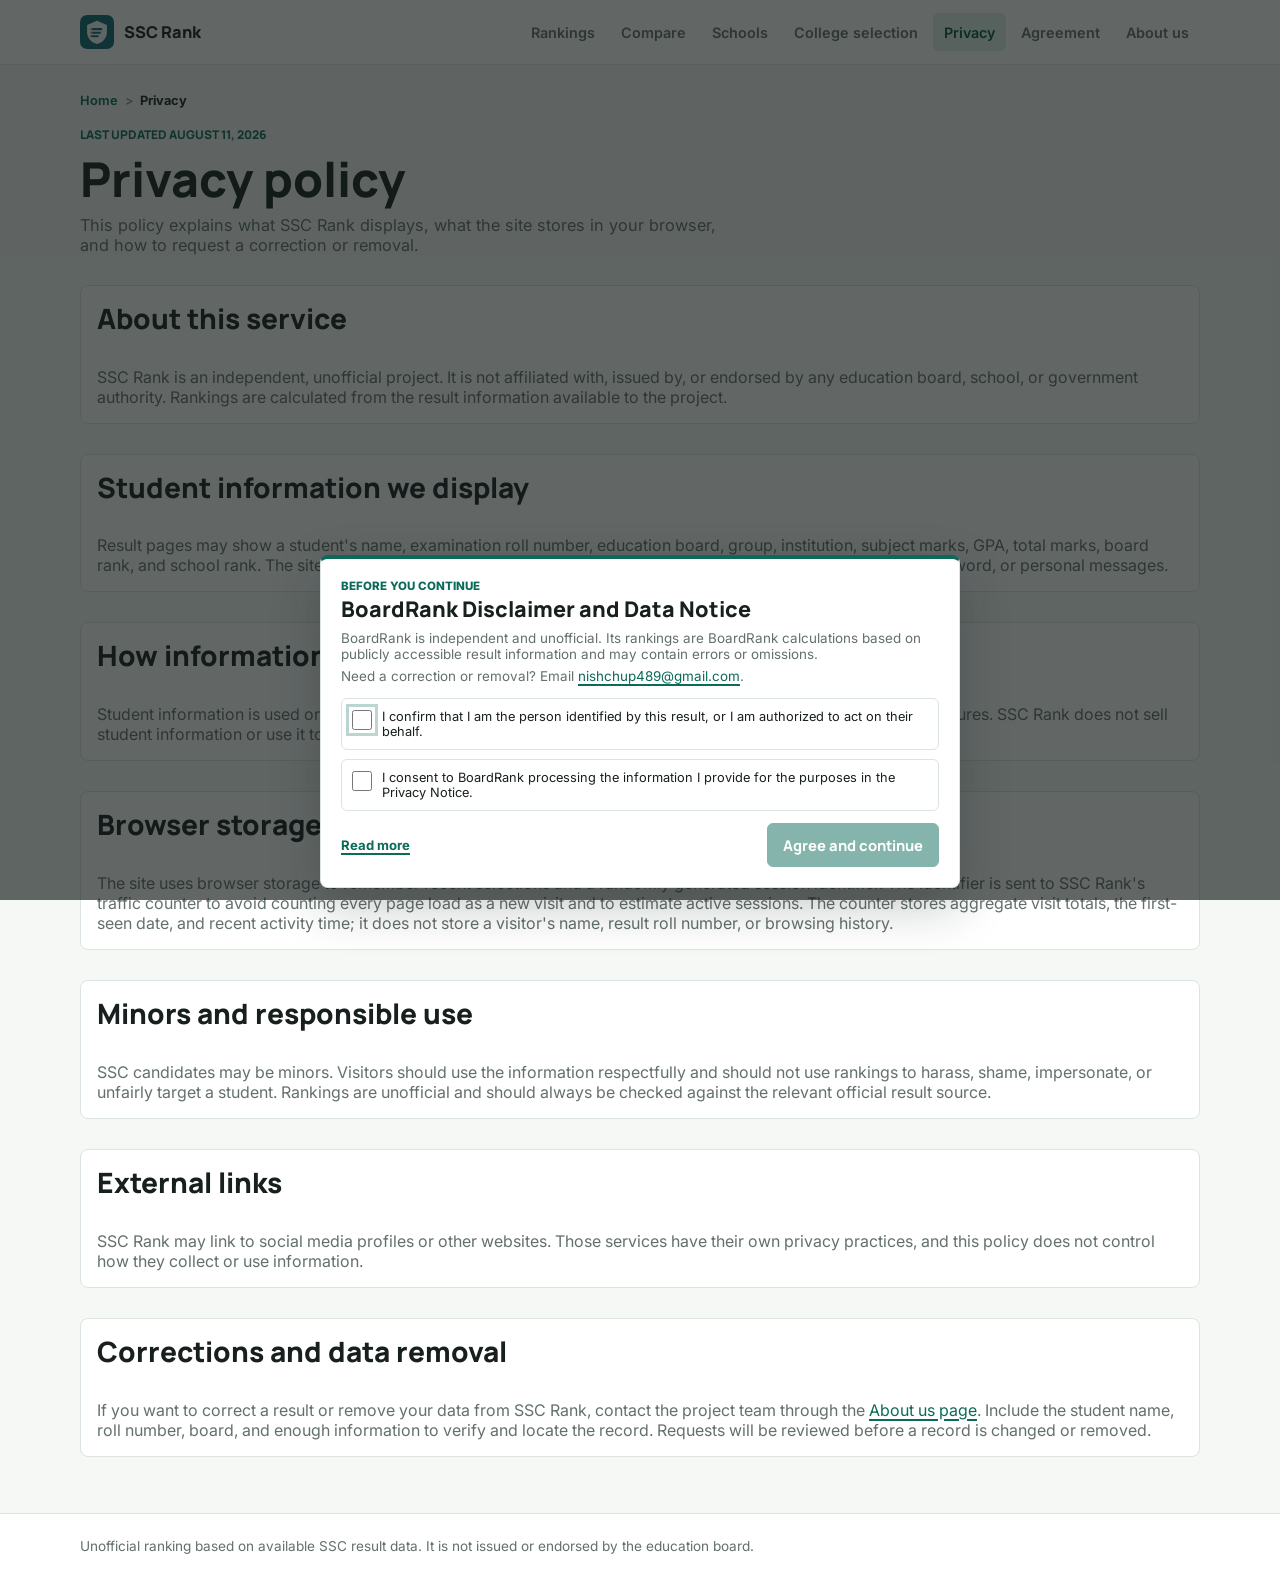
<file: privacy/index.html>
<!doctype html>
<html lang="en">
  <head>
    <meta charset="utf-8">
    <meta name="viewport" content="width=device-width, initial-scale=1">
    <meta name="description" content="Privacy policy, data-use information, and removal options for SSC Rank.">
    <title>Privacy | SSC Rank</title>
    <link rel="icon" href="/assets/logo.svg" type="image/svg+xml">
    <link rel="stylesheet" href="/css/global.css?v=6">
    <link rel="stylesheet" href="/css/home.css?v=3">
    <script type="module" src="/js/app.js?v=17"></script>
    <script type="module" src="/js/seo.js?v=3"></script>
  </head>
  <body data-page="privacy">
    <header class="site-header">
      <div class="header-inner">
        <a class="brand" href="/">
          <img src="/assets/logo.svg" alt="" width="36" height="36">
          <span>SSC Rank</span>
        </a>
        <nav class="site-nav" aria-label="Primary navigation">
          <a data-nav="rankings" href="/rankings/?exam=ssc&year=2026&board=chattogram&group=science">Rankings</a>
          <a data-nav="schools" href="/school/?exam=ssc&year=2026&board=chattogram&group=science&id=1">Schools</a>
          <a data-nav="college" href="/college/">College selection</a>
          <a data-nav="privacy" href="/privacy/">Privacy</a>
        </nav>
      </div>
    </header>

    <main class="page-shell">
      <nav class="breadcrumb" aria-label="Breadcrumb"><a href="/">Home</a><span>&gt;</span><span aria-current="page">Privacy</span></nav>
      <section class="intro-block" aria-labelledby="page-title">
        <p class="eyebrow">Last updated August 11, 2026</p>
        <h1 id="page-title">Privacy policy</h1>
        <p class="lead">This policy explains what SSC Rank displays, what the site stores in your browser, and how to request a correction or removal.</p>
      </section>

      <section class="context-panel section">
        <h2>About this service</h2>
        <p>SSC Rank is an independent, unofficial project. It is not affiliated with, issued by, or endorsed by any education board, school, or government authority. Rankings are calculated from the result information available to the project.</p>
      </section>

      <section class="context-panel section">
        <h2>Student information we display</h2>
        <p>Result pages may show a student&apos;s name, examination roll number, education board, group, institution, subject marks, GPA, total marks, board rank, and school rank. The site does not intentionally publish a student&apos;s home address, private phone number, password, or personal messages.</p>
      </section>

      <section class="context-panel section">
        <h2>How information is used</h2>
        <p>Student information is used only to provide result lookup, leaderboard, school-ranking, and related comparison features. SSC Rank does not sell student information or use it to make admissions, employment, credit, or other official decisions.</p>
      </section>

      <section class="context-panel section">
        <h2>Browser storage and aggregate traffic</h2>
        <p>The site uses browser storage to remember recent selections and a randomly generated session identifier. The identifier is sent to SSC Rank&apos;s traffic counter to avoid counting every page load as a new visit and to estimate active sessions. The counter stores aggregate visit totals, the first-seen date, and recent activity time; it does not store a visitor&apos;s name, result roll number, or browsing history.</p>
      </section>

      <section class="context-panel section">
        <h2>Minors and responsible use</h2>
        <p>SSC candidates may be minors. Visitors should use the information respectfully and should not use rankings to harass, shame, impersonate, or unfairly target a student. Rankings are unofficial and should always be checked against the relevant official result source.</p>
      </section>

      <section class="context-panel section">
        <h2>External links</h2>
        <p>SSC Rank may link to social media profiles or other websites. Those services have their own privacy practices, and this policy does not control how they collect or use information.</p>
      </section>

      <section class="context-panel section">
        <h2>Corrections and data removal</h2>
        <p>If you want to correct a result or remove your data from SSC Rank, contact the project team through the <a href="/about/">About us page</a>. Include the student name, roll number, board, and enough information to verify and locate the record. Requests will be reviewed before a record is changed or removed.</p>
      </section>
    </main>

    <footer class="site-footer">
      <div class="footer-inner">
        <p data-disclaimer></p>
      </div>
    </footer>
  </body>
</html>
</file>
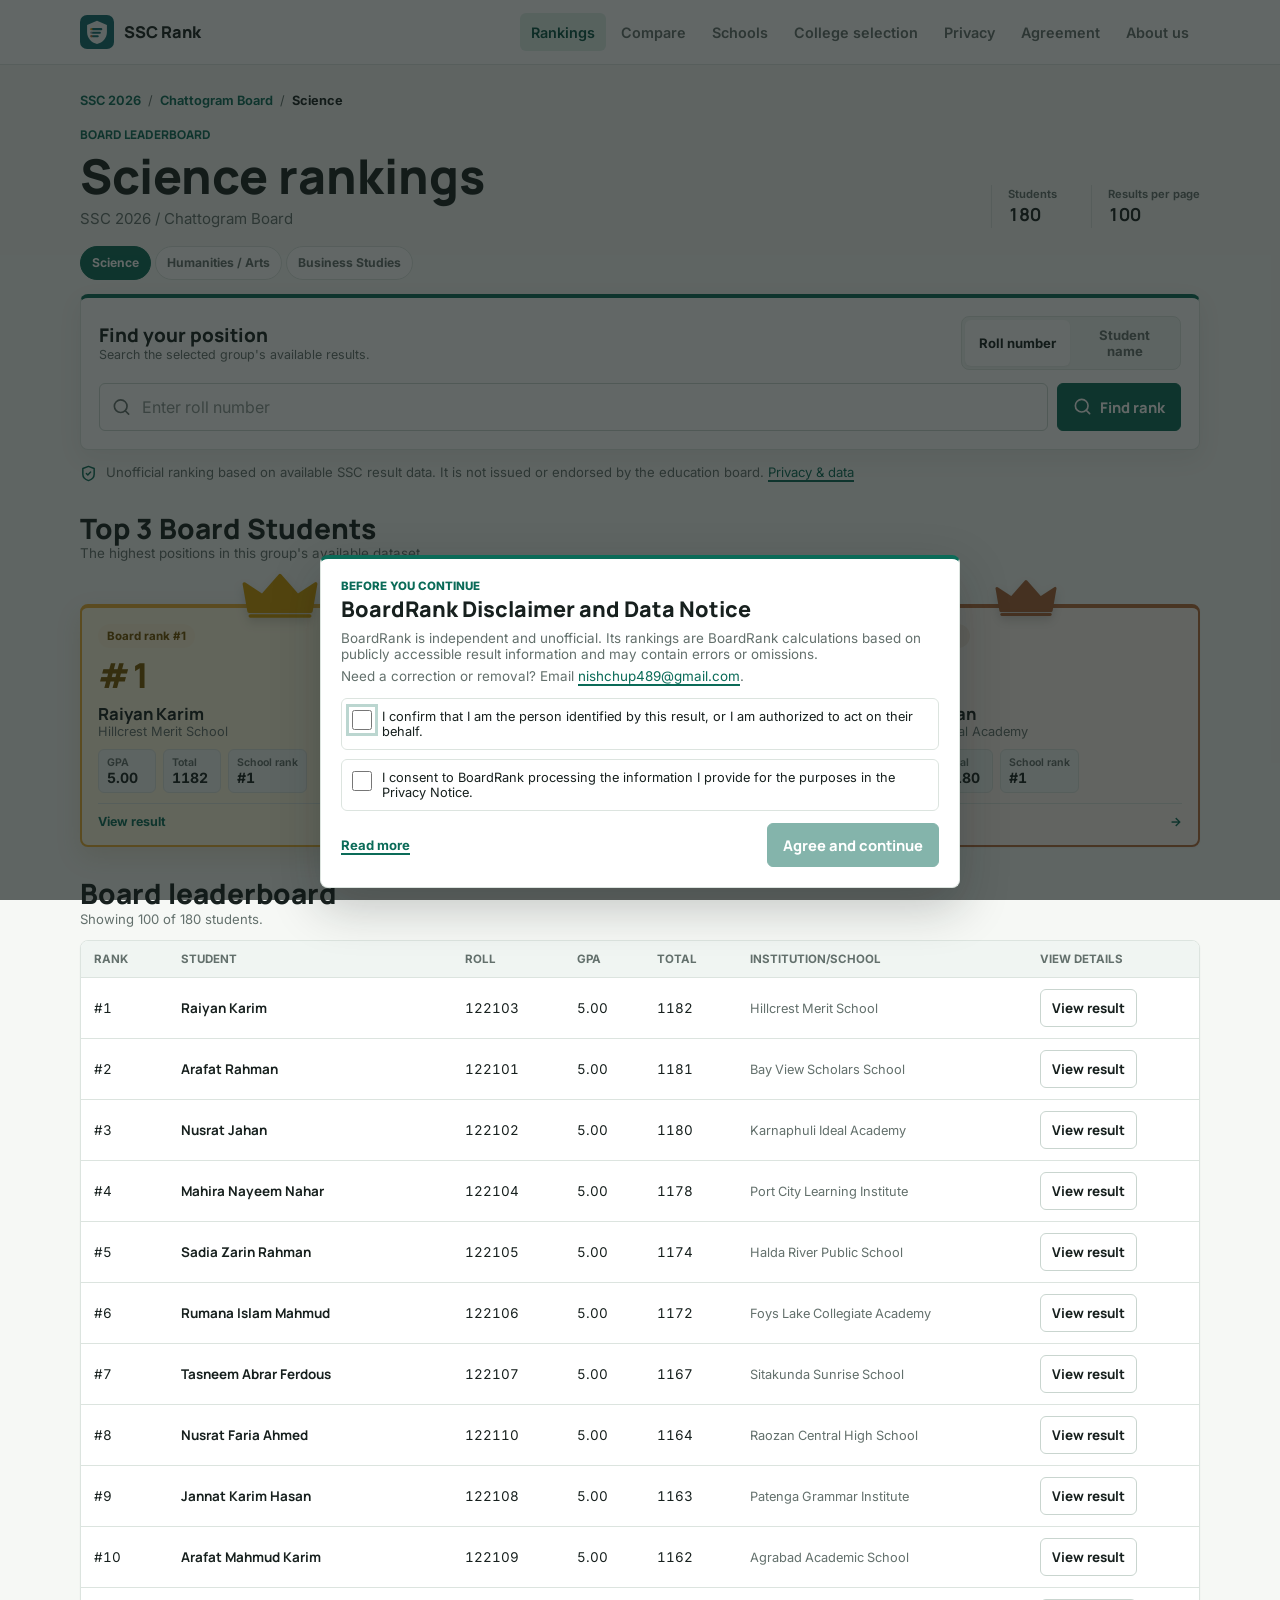
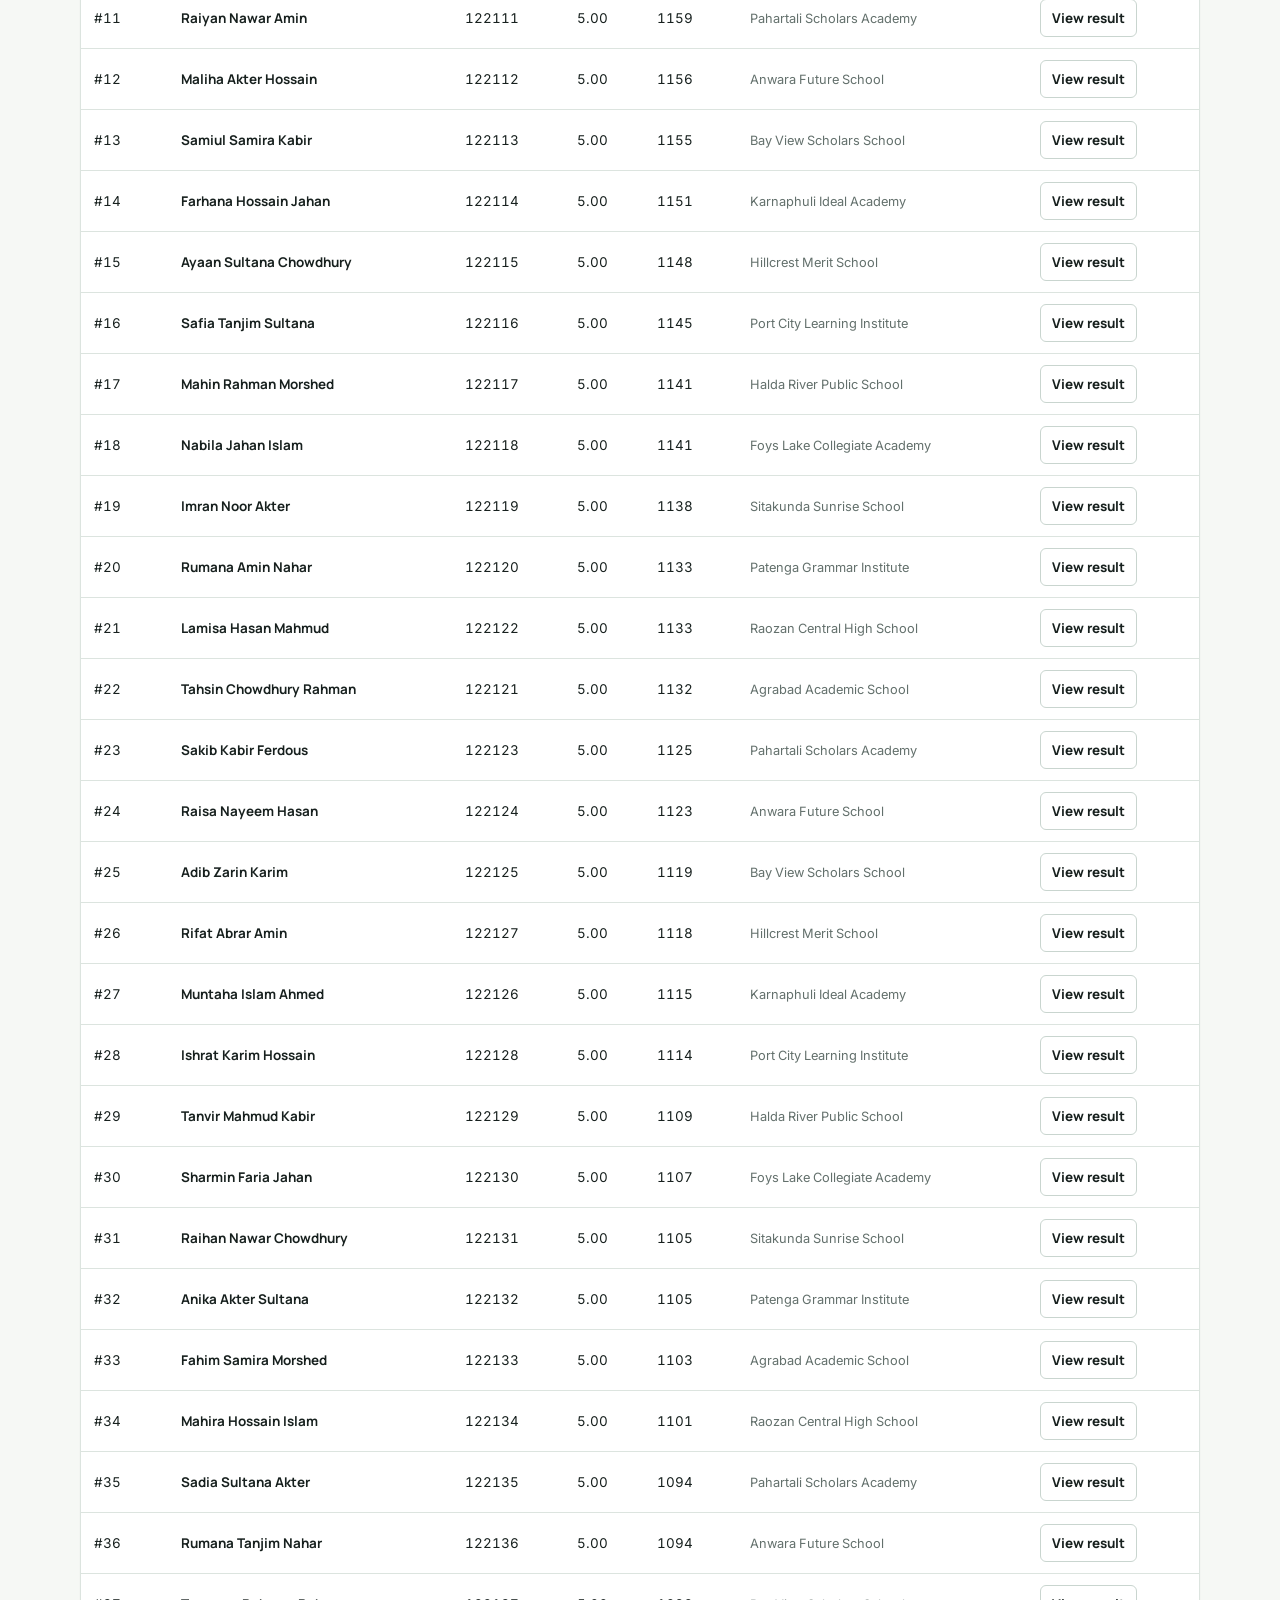
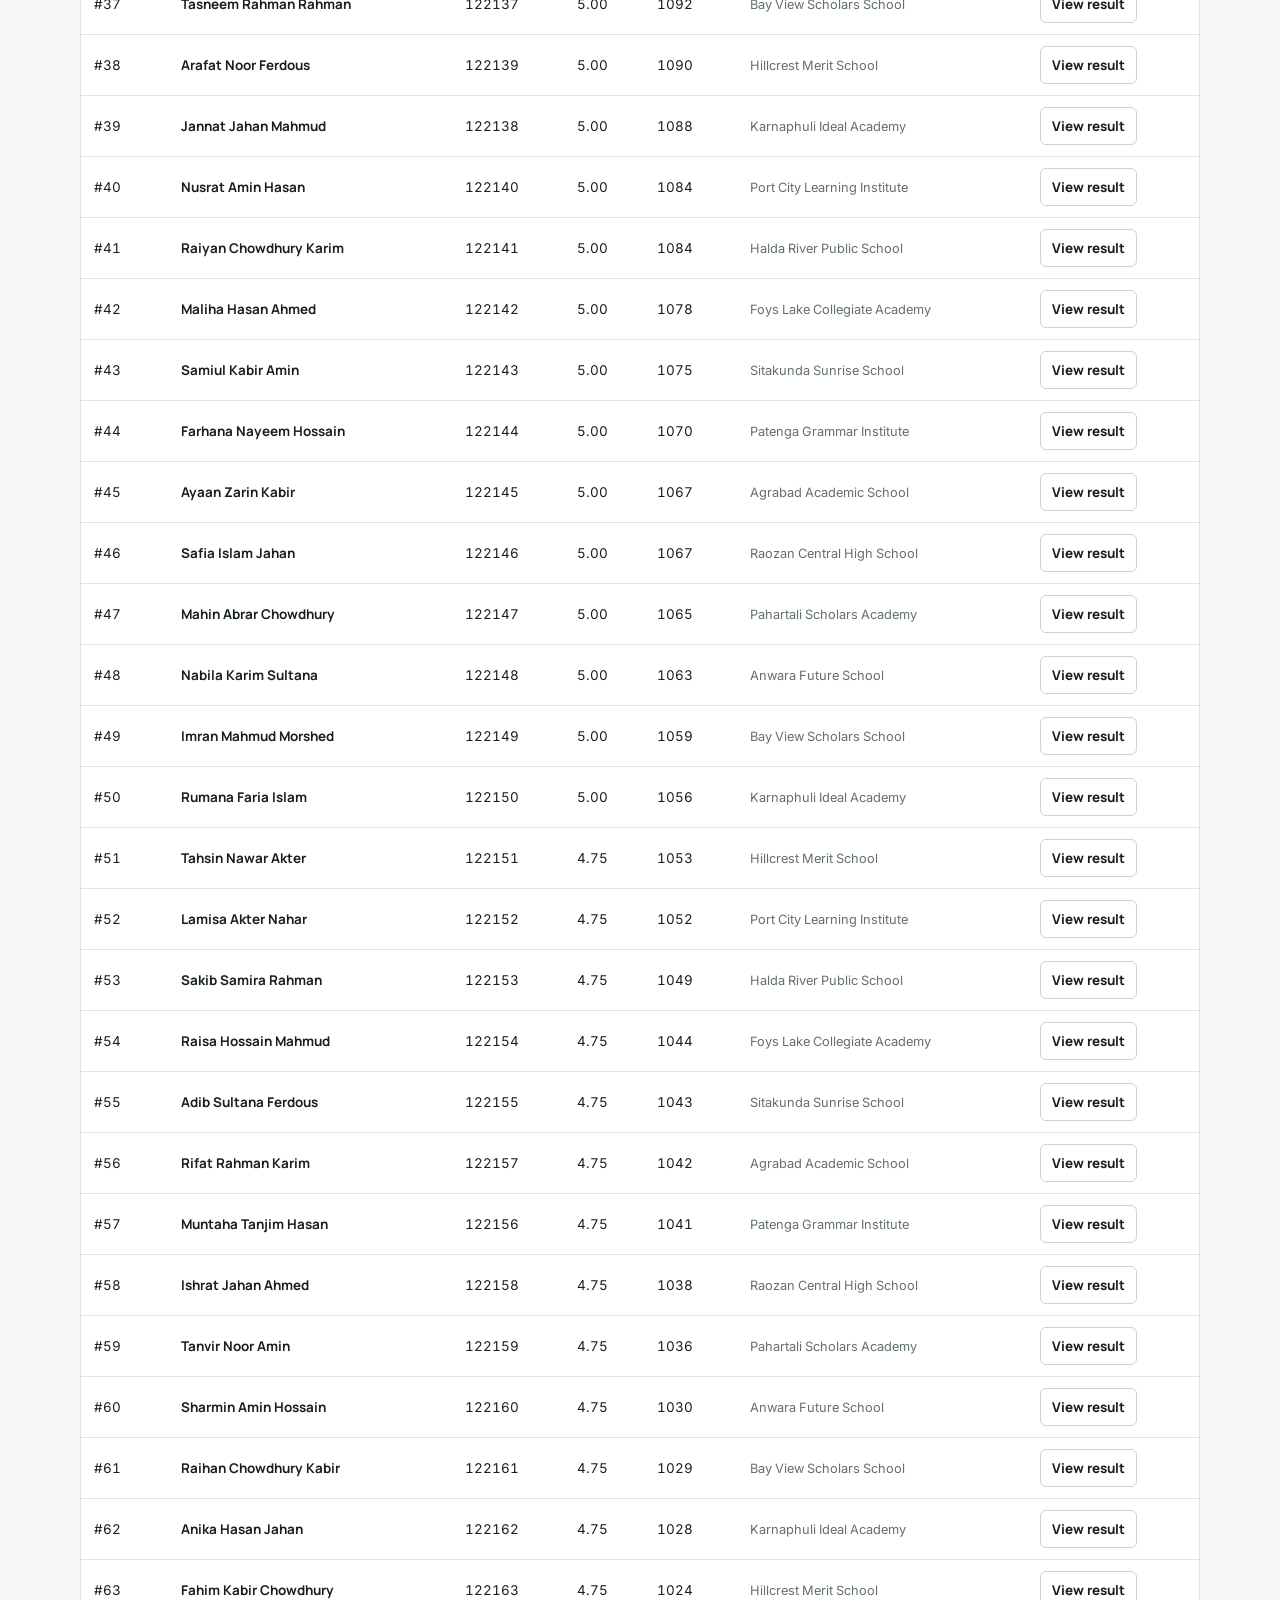
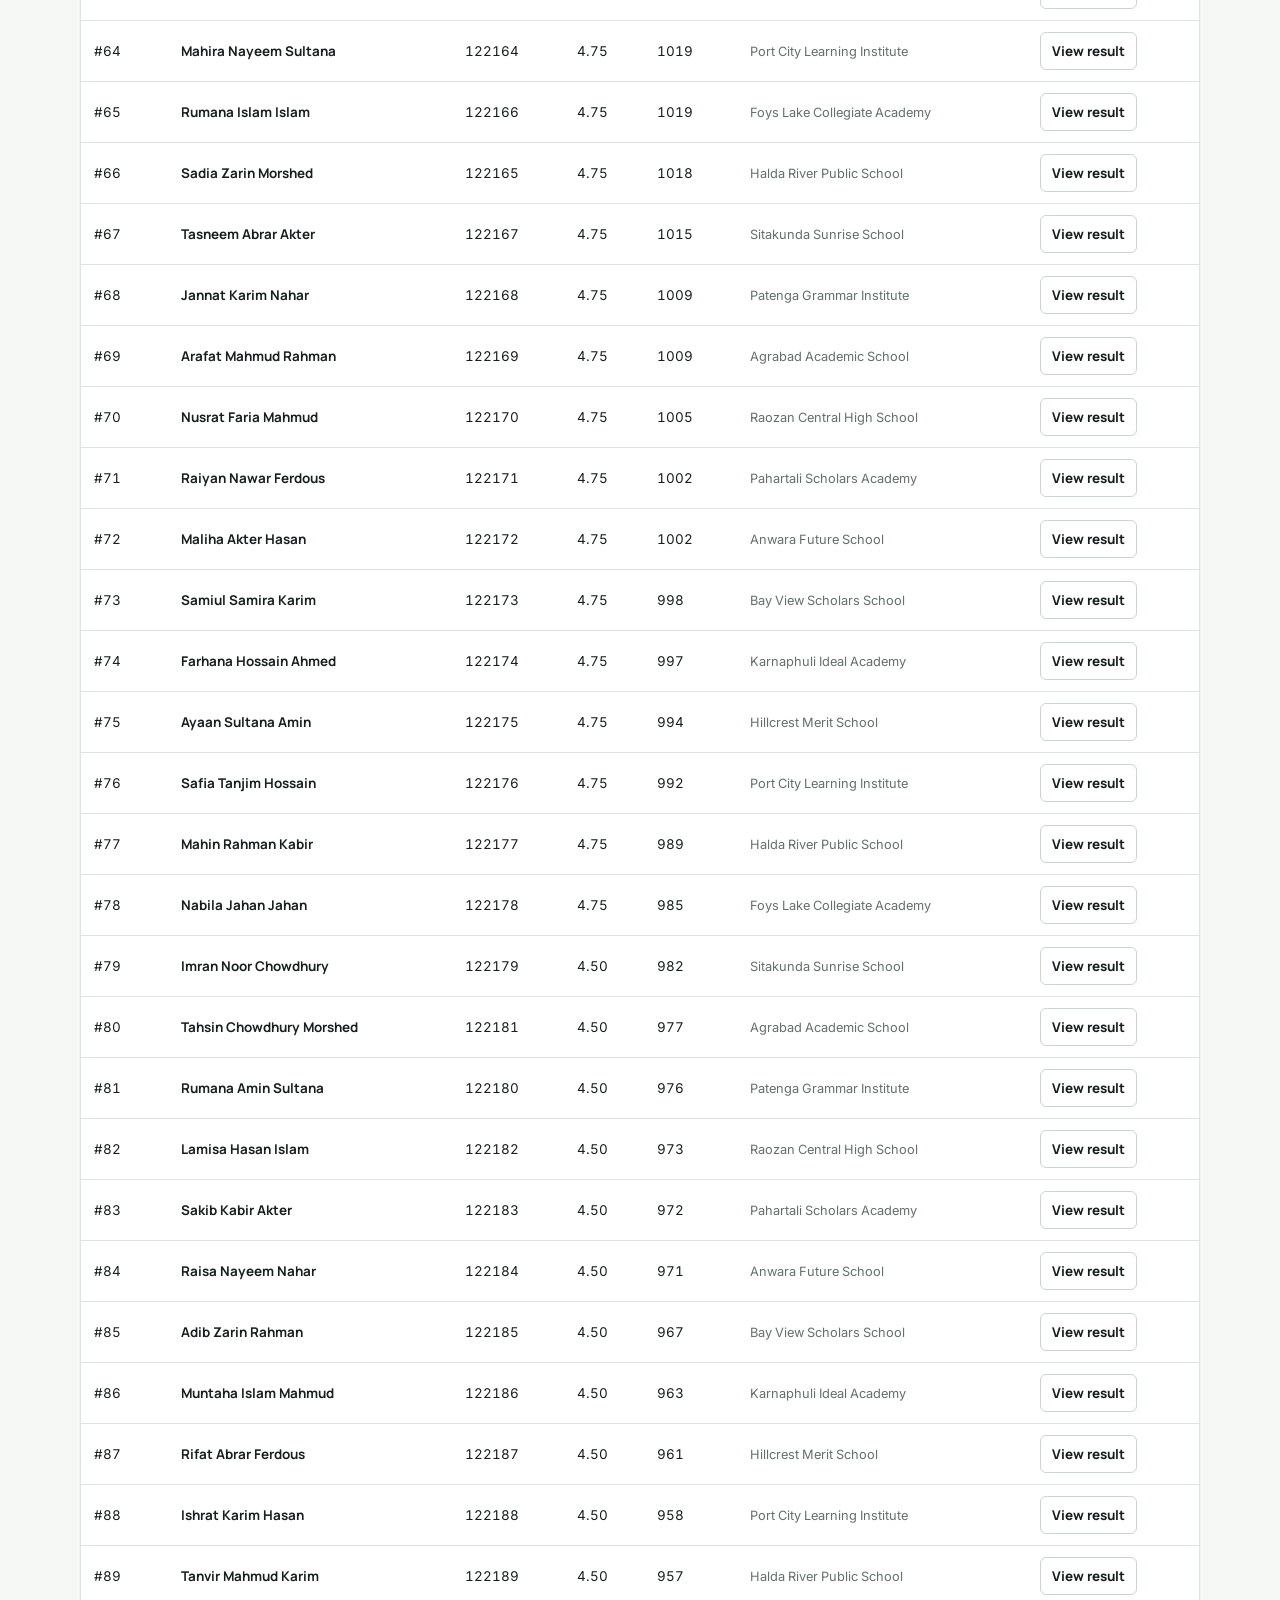
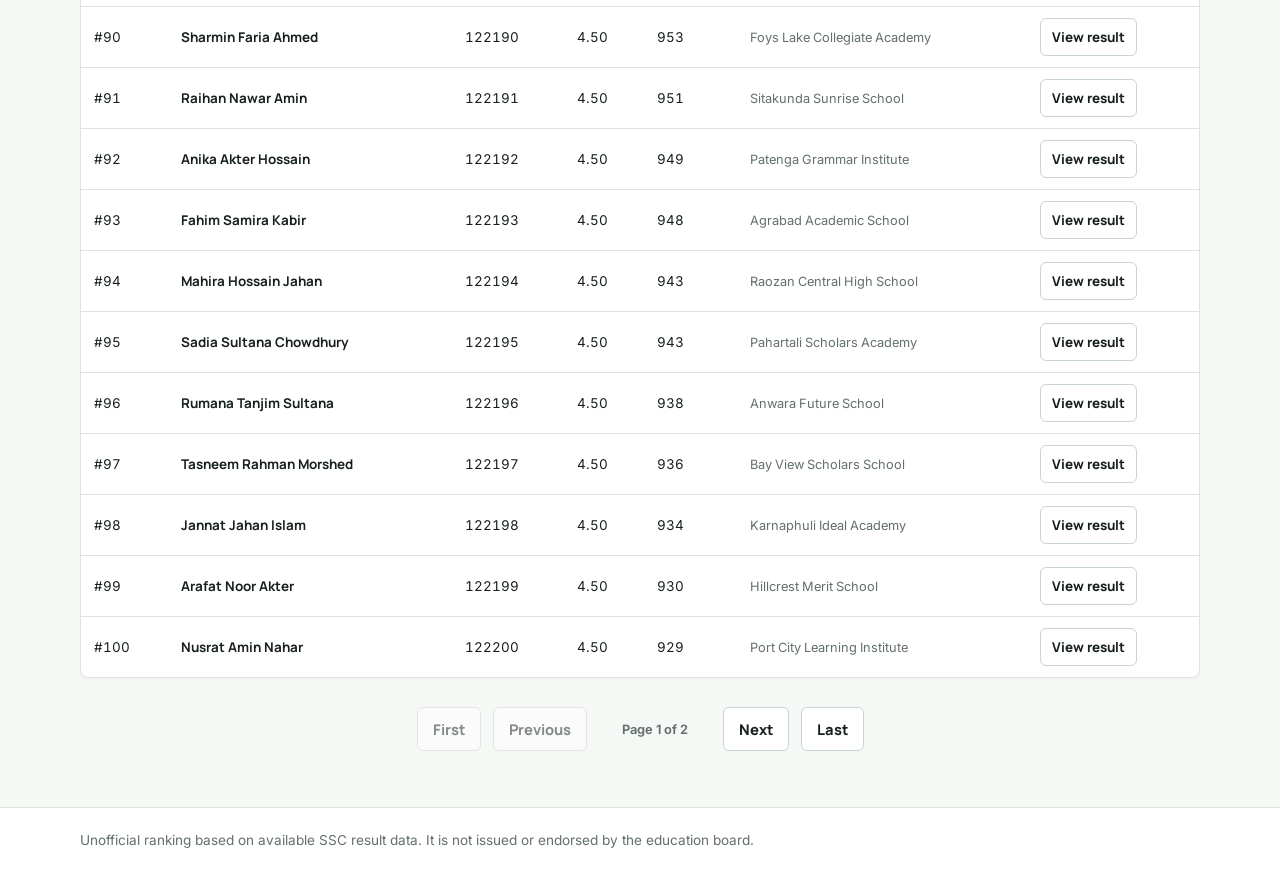
<file: rankings/index.html>
<!doctype html>
<html lang="en">
  <head>
    <meta charset="utf-8">
    <meta name="viewport" content="width=device-width, initial-scale=1">
    <meta name="description" content="Browse unofficial SSC 2026 Chattogram Board rankings and search available Science, Humanities, and Business Studies result records.">
    <meta name="robots" content="index,follow,max-image-preview:large,max-snippet:-1,max-video-preview:-1">
    <title>SSC 2026 Chattogram Board Rankings | SSC Rank</title>
    <link rel="icon" href="/assets/logo.svg" type="image/svg+xml">
    <link rel="stylesheet" href="/css/global.css?v=6">
    <link rel="stylesheet" href="/css/rankings.css?v=5">
    <script type="module" src="/js/app.js?v=17"></script>
    <script type="module" src="/js/rankings.js?v=14"></script>
    <script type="module" src="/js/seo.js?v=3"></script>
  </head>
  <body data-page="rankings">
    <header class="site-header">
      <div class="header-inner">
        <a class="brand" href="/">
          <img src="/assets/logo.svg" alt="" width="36" height="36">
          <span>SSC Rank</span>
        </a>
        <nav class="site-nav" aria-label="Primary navigation">
          <a data-nav="rankings" href="/rankings/?exam=ssc&year=2026&board=chattogram&group=science">Rankings</a>
          <a data-nav="schools" href="/school/?exam=ssc&year=2026&board=chattogram&group=science&id=1">Schools</a>
          <a data-nav="college" href="/college/">College selection</a>
          <a data-nav="privacy" href="/privacy/">Privacy</a>
        </nav>
      </div>
    </header>

    <main class="page-shell">
      <nav class="breadcrumb" data-breadcrumb aria-label="Breadcrumb"></nav>

      <section class="dashboard-header" aria-labelledby="dashboard-title">
        <div class="dashboard-heading">
          <p class="dashboard-kicker">Board leaderboard</p>
          <h1 id="dashboard-title" data-dashboard-title>Rankings</h1>
          <p class="dashboard-subtitle" data-dashboard-subtitle>Loading context</p>
        </div>
        <div class="dashboard-summary" data-dashboard-summary aria-label="Ranking summary"></div>
      </section>

      <nav class="context-switch" data-group-switch aria-label="Change student group"></nav>

      <section class="search-panel" aria-labelledby="search-title">
        <div class="search-panel-header">
          <div>
            <h2 id="search-title">Find your position</h2>
            <p>Search the selected group&apos;s available results.</p>
          </div>
          <div class="segmented-control search-modes" data-search-modes aria-label="Search method">
            <button class="is-active" type="button" data-search-mode="roll" aria-pressed="true">Roll number</button>
            <button type="button" data-search-mode="name" aria-pressed="false">Student name</button>
          </div>
        </div>
        <form class="search-form" data-search-form>
          <label class="sr-only" data-search-label for="ranking-search">Roll number</label>
          <div class="search-row">
            <div class="search-field">
              <i data-lucide="search" aria-hidden="true"></i>
              <input id="ranking-search" data-search-input type="search" inputmode="numeric" placeholder="Enter roll number" autocomplete="off">
              <button class="clear-search" data-clear-search type="button" aria-label="Clear search" title="Clear search" hidden>
                <i data-lucide="x" aria-hidden="true"></i>
              </button>
            </div>
            <button class="button search-submit" type="submit">
              <i data-lucide="search" aria-hidden="true"></i>
              <span>Find rank</span>
            </button>
          </div>
        </form>
        <p class="search-feedback" data-search-feedback role="status" aria-live="polite"></p>
      </section>

      <p class="notice compact rankings-trust">
        <i data-lucide="shield-check" aria-hidden="true"></i>
        <span><span data-disclaimer></span> <a href="/privacy/">Privacy &amp; data</a></span>
      </p>

      <div class="status-box loading" data-loading-state>Loading ranking data...</div>
      <div data-error-state hidden></div>

      <div data-rankings-content hidden>
        <section class="podium-section" aria-labelledby="podium-title">
          <div class="section-heading">
            <div>
              <h2 id="podium-title">Top 3 Board Students</h2>
              <p>The highest positions in this group&apos;s available dataset.</p>
            </div>
          </div>
          <div class="podium" data-podium></div>
        </section>

        <section class="leaderboard-section" aria-labelledby="leaderboard-title">
          <div class="leaderboard-tools">
            <div>
              <h2 id="leaderboard-title">Board leaderboard</h2>
              <p class="leaderboard-note" data-leaderboard-note></p>
            </div>
          </div>

          <div class="table-wrap">
            <table class="leaderboard-table">
              <thead>
                <tr>
                  <th scope="col">Rank</th>
                  <th scope="col">Student</th>
                  <th scope="col">Roll</th>
                  <th scope="col">GPA</th>
                  <th scope="col">Total</th>
                  <th scope="col">Institution/School</th>
                  <th scope="col">View Details</th>
                </tr>
              </thead>
              <tbody data-leaderboard-body></tbody>
            </table>
          </div>

          <div class="mobile-leaderboard" data-mobile-leaderboard aria-label="Mobile leaderboard"></div>

          <nav class="pagination" data-pagination aria-label="Leaderboard pagination">
            <button class="button secondary" type="button" data-page-first>First</button>
            <button class="button secondary" type="button" data-page-prev>Previous</button>
            <span class="pagination-status" data-page-status-text>Page 1 of 1</span>
            <button class="button secondary" type="button" data-page-next>Next</button>
            <button class="button secondary" type="button" data-page-last>Last</button>
          </nav>
        </section>
      </div>
    </main>

    <footer class="site-footer">
      <div class="footer-inner">
        <p data-disclaimer></p>
      </div>
    </footer>
  </body>
</html>
</file>
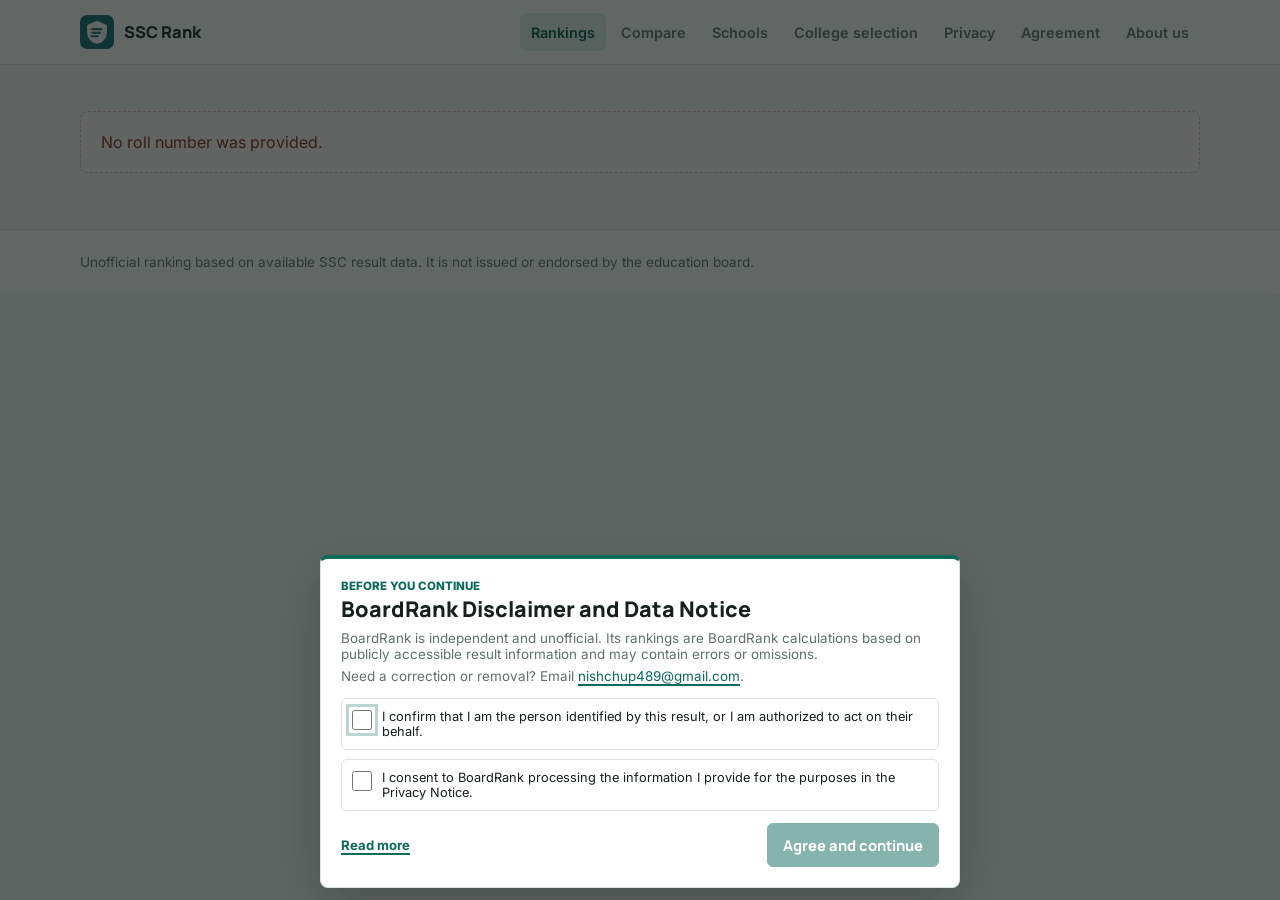
<file: result/index.html>
<!doctype html>
<html lang="en">
  <head>
    <meta charset="utf-8">
    <meta name="viewport" content="width=device-width, initial-scale=1">
    <meta name="description" content="Individual student result and unofficial SSC board ranking.">
    <meta name="robots" content="noindex,follow">
    <title>Student Result | SSC Rank</title>
    <link rel="icon" href="/assets/logo.svg" type="image/svg+xml">
    <link rel="stylesheet" href="/css/global.css?v=6">
    <link rel="stylesheet" href="/css/rankings.css?v=3">
    <link rel="stylesheet" href="/css/result.css?v=7">
    <script type="module" src="/js/app.js?v=17"></script>
    <script type="module" src="/js/result.js?v=12"></script>
    <script type="module" src="/js/seo.js?v=3"></script>
  </head>
  <body data-page="result">
    <header class="site-header">
      <div class="header-inner">
        <a class="brand" href="/">
          <img src="/assets/logo.svg" alt="" width="34" height="34">
          <span>SSC Rank</span>
        </a>
        <nav class="site-nav" aria-label="Primary navigation">
          <a data-nav="rankings" href="/rankings/?exam=ssc&amp;year=2026&amp;board=chattogram&amp;group=science">Rankings</a>
          <a data-nav="schools" href="/school/?exam=ssc&amp;year=2026&amp;board=chattogram&amp;group=science&amp;id=1">Schools</a>
          <a data-nav="college" href="/college/">College selection</a>
          <a data-nav="privacy" href="/privacy/">Privacy</a>
        </nav>
      </div>
    </header>

    <main class="page-shell">
      <nav class="breadcrumb" data-breadcrumb aria-label="Breadcrumb"></nav>
      <div data-status class="status-box loading">Loading student result...</div>

      <div data-result-content hidden>
        <section class="topper-shoutout" data-topper-shoutout aria-labelledby="topper-shoutout-title" hidden>
          <svg class="topper-crown" viewBox="0 0 64 42" aria-hidden="true">
            <path d="M6 33 2 10l15 10L32 3l15 17 15-10-4 23H6Z"></path>
            <path d="M7 37h50"></path>
          </svg>
          <div>
            <p class="eyebrow">Huge shoutout</p>
            <h2 id="topper-shoutout-title"><span data-topper-name></span> is the board topper</h2>
            <p>Representing <strong data-topper-school></strong></p>
          </div>
          <strong class="topper-title" data-topper-title></strong>
        </section>

        <section class="result-hero" aria-labelledby="student-name">
          <div class="result-identity">
            <p class="eyebrow">Student result</p>
            <h1 id="student-name" data-student-name>Student name</h1>
            <p class="detail-subtitle" data-student-subtitle></p>
          </div>

          <div class="result-primary-rank">
            <span>Board rank</span>
            <strong data-board-rank>#</strong>
          </div>

          <div class="result-score-grid" aria-label="Result highlights">
            <div class="result-score"><span>GPA</span><strong data-result-gpa>0.00</strong></div>
            <div class="result-score"><span>Total marks</span><strong data-result-total>0</strong></div>
            <div class="result-score"><span>School rank</span><strong data-school-rank>#</strong></div>
          </div>

          <div class="result-actions">
            <button class="button" type="button" data-share-button>
              <i data-lucide="share-2" aria-hidden="true"></i>
              <span>Share result</span>
            </button>
            <a class="button secondary" data-school-link href="/school/?id=1&amp;group=science">
              <i data-lucide="school" aria-hidden="true"></i>
              <span>School ranking</span>
            </a>
            <button class="button secondary compare-result-button" type="button" data-add-to-compare>
              <i data-lucide="git-compare-arrows" aria-hidden="true"></i>
              <span>Add to Compare</span>
            </button>
            <a class="button secondary friend-records-link" data-rankings-link href="/rankings/?exam=ssc&amp;year=2026&amp;board=chattogram&amp;group=science">
              <i data-lucide="users" aria-hidden="true"></i>
              <span>See other friends&apos; records</span>
            </a>
            <p class="share-feedback" data-share-feedback role="status" aria-live="polite"></p>
          </div>
        </section>

        <p class="notice compact result-trust">
          <i data-lucide="shield-check" aria-hidden="true"></i>
          <span><span data-disclaimer></span> <a href="/privacy/">Privacy &amp; data</a></span>
        </p>

        <aside class="result-verification-alert" aria-labelledby="verification-alert-title">
          <span class="result-verification-icon" aria-hidden="true">!</span>
          <div>
            <h2 id="verification-alert-title">Important: verify this result</h2>
            <p>Rank numbers, marks, totals, or their displayed order may contain mistakes because the data is processed and sorted automatically. Do not treat this page as an official marksheet. Please check the official Chattogram Education Board page for the authoritative result.</p>
          </div>
          <a class="button result-official-link" href="https://sresult.bise-ctg.gov.bd/to_ssc_26_ctg/individual/index.php" target="_blank" rel="noopener noreferrer">Check official result</a>
        </aside>

        <section class="detail-grid">
          <article class="detail-card student-profile">
            <h2>Student details</h2>
            <dl class="profile-list" data-profile-list></dl>
          </article>

          <article class="detail-card" aria-labelledby="subjects-title">
            <h2 id="subjects-title">Subject breakdown</h2>
            <table class="subject-table">
              <thead>
                <tr>
                  <th scope="col">Subject</th>
                  <th scope="col">Marks</th>
                </tr>
              </thead>
              <tbody data-subject-body></tbody>
            </table>
          </article>
        </section>
      </div>
    </main>

    <div class="topper-modal" data-topper-modal hidden>
      <button class="topper-modal-backdrop" type="button" data-topper-close aria-label="Close celebration"></button>
      <section class="topper-modal-panel" role="dialog" aria-modal="true" aria-labelledby="topper-modal-title">
        <button class="topper-modal-close" type="button" data-topper-close aria-label="Close celebration">
          <i data-lucide="x" aria-hidden="true"></i>
        </button>
        <svg class="topper-modal-crown" viewBox="0 0 64 42" aria-hidden="true">
          <path d="M6 33 2 10l15 10L32 3l15 17 15-10-4 23H6Z"></path>
          <path d="M7 37h50"></path>
        </svg>
        <p class="eyebrow">Huge shoutout</p>
        <h2 id="topper-modal-title">Congratulations, <span data-topper-modal-name></span>!</h2>
        <p>From <strong data-topper-modal-school></strong></p>
        <strong class="topper-modal-title" data-topper-modal-title></strong>
        <button class="button" type="button" data-topper-close>View topper result</button>
      </section>
    </div>

    <footer class="site-footer">
      <div class="footer-inner"><p data-disclaimer></p></div>
    </footer>
  </body>
</html>
</file>
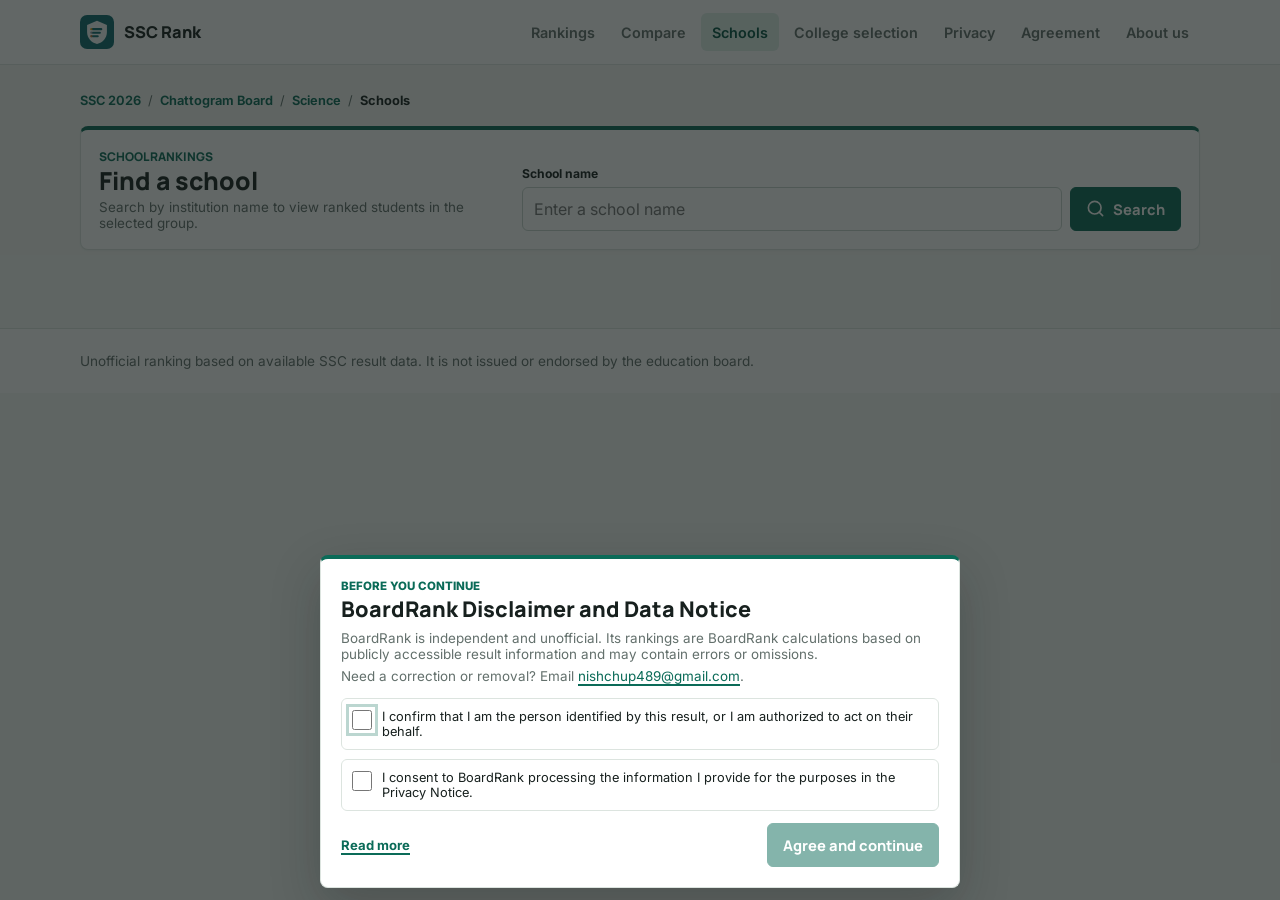
<file: school/index.html>
<!doctype html>
<html lang="en">
  <head>
    <meta charset="utf-8">
    <meta name="viewport" content="width=device-width, initial-scale=1">
    <meta name="description" content="Find a school and explore its available SSC 2026 Chattogram Board student rankings by group.">
    <meta name="robots" content="index,follow,max-image-preview:large,max-snippet:-1,max-video-preview:-1">
    <title>SSC 2026 School Rankings — Chattogram Board | SSC Rank</title>
    <link rel="icon" href="/assets/logo.svg" type="image/svg+xml">
    <link rel="stylesheet" href="/css/global.css?v=6">
    <link rel="stylesheet" href="/css/rankings.css?v=4">
    <link rel="stylesheet" href="/css/result.css?v=7">
    <script type="module" src="/js/app.js?v=17"></script>
    <script type="module" src="/js/result.js?v=12"></script>
    <script type="module" src="/js/seo.js?v=3"></script>
  </head>
  <body data-page="school">
    <header class="site-header">
      <div class="header-inner">
        <a class="brand" href="/">
          <img src="/assets/logo.svg" alt="" width="36" height="36">
          <span>SSC Rank</span>
        </a>
        <nav class="site-nav" aria-label="Primary navigation">
          <a data-nav="rankings" href="/rankings/?exam=ssc&year=2026&board=chattogram&group=science">Rankings</a>
          <a data-nav="schools" href="/school/?exam=ssc&year=2026&board=chattogram&group=science&id=1">Schools</a>
          <a data-nav="college" href="/college/">College selection</a>
          <a data-nav="privacy" href="/privacy/">Privacy</a>
        </nav>
      </div>
    </header>

    <main class="page-shell">
      <nav class="breadcrumb" data-breadcrumb aria-label="Breadcrumb"></nav>
      <section class="school-search-panel" aria-labelledby="school-search-title">
        <div>
          <p class="eyebrow">School rankings</p>
          <h1 id="school-search-title">Find a school</h1>
          <p>Search by institution name to view ranked students in the selected group.</p>
        </div>
        <form class="school-search-form" data-school-search-form>
          <label class="form-label" for="school-search">School name</label>
          <div class="school-search-control">
            <input id="school-search" data-school-search-input type="search" autocomplete="off" placeholder="Enter a school name" aria-controls="school-search-suggestions" aria-expanded="false" required>
            <button class="button" type="submit">
              <i data-lucide="search" aria-hidden="true"></i>
              <span>Search</span>
            </button>
          </div>
          <p class="school-search-feedback" data-school-search-feedback role="status" aria-live="polite" hidden></p>
          <div id="school-search-suggestions" class="search-suggestions school-search-suggestions" data-school-suggestions aria-label="School suggestions" hidden></div>
        </form>
      </section>
      <div data-status class="status-box loading">Loading school ranking...</div>

      <div data-school-content hidden>
        <section class="school-header" aria-labelledby="school-name">
          <div class="detail-header">
            <p class="eyebrow">School ranking</p>
            <h2 id="school-name" class="school-name" data-school-name>School name</h2>
            <p class="detail-subtitle" data-school-subtitle></p>
          </div>
          <div class="school-summary">
            <span class="summary-pill">Students: <strong data-school-count>0</strong></span>
            <span class="summary-pill">Group: <strong data-school-group>Science</strong></span>
            <span class="summary-pill">Best board rank: <strong data-school-best>#</strong></span>
          </div>
        </section>

        <p class="notice compact result-trust">
          <i data-lucide="shield-check" aria-hidden="true"></i>
          <span><span data-disclaimer></span> <a href="/privacy/">Privacy &amp; data</a></span>
        </p>

        <section class="podium-section" aria-labelledby="school-top-title">
          <div class="section-heading">
            <h2 id="school-top-title">Top 3 students</h2>
          </div>
          <div class="podium" data-school-top></div>
        </section>

        <section class="section" aria-labelledby="school-list-title">
          <h2 id="school-list-title">School Leaderboard</h2>
          <div class="school-leaderboard" data-school-leaderboard></div>
        </section>
      </div>
    </main>

    <footer class="site-footer">
      <div class="footer-inner">
        <p data-disclaimer></p>
      </div>
    </footer>
  </body>
</html>
</file>
<file: css/global.css>
@import url("https://fonts.googleapis.com/css2?family=Inter:wght@400;500;600;700&family=Manrope:wght@600;700;800&family=Noto+Sans+Bengali:wght@400;500;600;700&display=swap");

:root {
  color-scheme: light;
  --bg: #f6f8f5;
  --surface: #ffffff;
  --surface-soft: #f0f5f2;
  --text: #17201e;
  --muted: #63706c;
  --line: #dce4df;
  --line-strong: #c9d5cf;
  --primary: #0b6b58;
  --primary-strong: #075344;
  --primary-soft: #dff1e9;
  --accent: #e9ae32;
  --accent-soft: #fff4d5;
  --coral: #d9654f;
  --sky-soft: #e6f0f6;
  --success: #167052;
  --warning: #9b5c0a;
  --danger: #b42318;
  --gold: #e9ae32;
  --silver: #aeb9c0;
  --bronze: #b76c3d;
  --shadow-sm: 0 1px 2px rgba(23, 32, 30, 0.05);
  --shadow: 0 8px 24px rgba(23, 32, 30, 0.07);
  --radius: 8px;
  --radius-sm: 6px;
  --page: min(1120px, calc(100vw - 40px));
  --font-body: "Inter", "Noto Sans Bengali", system-ui, sans-serif;
  --font-display: "Manrope", "Noto Sans Bengali", system-ui, sans-serif;
  font-family: var(--font-body);
}

* {
  box-sizing: border-box;
}

html {
  min-height: 100%;
  background: var(--bg);
  scroll-behavior: smooth;
}

body {
  min-height: 100%;
  margin: 0;
  background: var(--bg);
  color: var(--text);
  font-family: var(--font-body);
  font-size: 16px;
  line-height: 1.55;
}

body,
button,
input,
select,
textarea {
  font: inherit;
}

button,
input,
select,
textarea {
  letter-spacing: 0;
}

button,
a {
  -webkit-tap-highlight-color: transparent;
}

a {
  color: var(--primary);
  text-decoration-thickness: 1.5px;
  text-underline-offset: 3px;
}

a:hover {
  color: var(--primary-strong);
}

img,
svg {
  display: block;
  max-width: 100%;
}

.lucide {
  width: 19px;
  height: 19px;
  flex: 0 0 auto;
  stroke-width: 2.1;
}

i[data-lucide] {
  width: 19px;
  height: 19px;
  display: inline-block;
  flex: 0 0 auto;
}

:focus-visible {
  outline: 3px solid rgba(11, 107, 88, 0.28);
  outline-offset: 3px;
}

.site-header {
  position: sticky;
  top: 0;
  z-index: 30;
  border-bottom: 1px solid rgba(220, 228, 223, 0.9);
  background: rgba(255, 255, 255, 0.96);
  backdrop-filter: blur(14px);
}

.header-inner {
  width: var(--page);
  min-height: 64px;
  margin: 0 auto;
  display: flex;
  align-items: center;
  justify-content: space-between;
  gap: 20px;
}

.brand {
  display: inline-flex;
  align-items: center;
  gap: 10px;
  color: var(--text);
  font-family: var(--font-display);
  font-size: 1.02rem;
  font-weight: 800;
  text-decoration: none;
  white-space: nowrap;
}

.brand img {
  width: 34px;
  height: 34px;
}

.site-nav {
  display: flex;
  align-items: center;
  justify-content: flex-end;
  gap: 4px;
}

.site-nav a {
  min-height: 38px;
  display: inline-flex;
  align-items: center;
  border-radius: var(--radius-sm);
  padding: 8px 11px;
  color: var(--muted);
  font-size: 0.9rem;
  font-weight: 600;
  text-decoration: none;
}

.site-nav a:hover,
.site-nav a.is-active {
  background: var(--primary-soft);
  color: var(--primary-strong);
}

.mobile-header-context {
  display: none;
}

.page-shell {
  width: var(--page);
  margin: 0 auto;
  padding: 28px 0 56px;
}

.intro-block {
  display: grid;
  gap: 10px;
  max-width: 720px;
  margin: 0 0 22px;
}

.eyebrow {
  margin: 0;
  color: var(--primary);
  font-family: var(--font-display);
  font-size: 0.75rem;
  font-weight: 800;
  letter-spacing: 0;
  text-transform: uppercase;
}

h1,
h2,
h3,
p {
  margin-top: 0;
}

h1,
h2,
h3 {
  font-family: var(--font-display);
  letter-spacing: 0;
}

h1 {
  margin-bottom: 0;
  font-size: clamp(2rem, 5vw, 3rem);
  line-height: 1.08;
  font-weight: 800;
}

h2 {
  font-size: clamp(1.3rem, 3vw, 1.75rem);
  line-height: 1.2;
  font-weight: 800;
}

h3 {
  font-size: 1rem;
  line-height: 1.3;
  font-weight: 750;
}

.lead {
  max-width: 640px;
  margin: 0;
  color: var(--muted);
  font-size: 1.02rem;
}

.notice {
  border: 1px solid var(--line);
  border-left: 3px solid var(--primary);
  border-radius: var(--radius);
  background: var(--surface);
  box-shadow: var(--shadow-sm);
  padding: 12px 14px;
  color: var(--muted);
  font-size: 0.9rem;
}

.notice strong {
  color: var(--text);
}

.notice.warning {
  border-left-color: var(--accent);
}

.notice.compact {
  display: flex;
  align-items: flex-start;
  gap: 9px;
  margin: 14px 0 0;
  border: 0;
  border-radius: 0;
  background: transparent;
  box-shadow: none;
  padding: 0;
  font-size: 0.82rem;
}

.notice.compact .lucide {
  width: 17px;
  height: 17px;
  margin-top: 1px;
  color: var(--primary);
}

.breadcrumb {
  display: flex;
  align-items: center;
  gap: 7px;
  margin: 0 0 18px;
  overflow-x: auto;
  color: var(--muted);
  font-size: 0.8rem;
  scrollbar-width: none;
  white-space: nowrap;
}

.breadcrumb::-webkit-scrollbar {
  display: none;
}

.breadcrumb a {
  color: var(--primary);
  font-weight: 650;
  text-decoration: none;
}

.breadcrumb [aria-current="page"] {
  color: var(--text);
  font-weight: 700;
}

.section {
  margin-top: 30px;
}

.card {
  border: 1px solid var(--line);
  border-radius: var(--radius);
  background: var(--surface);
  box-shadow: var(--shadow-sm);
}

.segmented-control {
  display: grid;
  grid-template-columns: repeat(2, minmax(0, 1fr));
  gap: 3px;
  border: 1px solid var(--line);
  border-radius: var(--radius);
  background: var(--surface-soft);
  padding: 3px;
}

.segmented-control button,
.segmented-control a {
  min-height: 38px;
  display: inline-flex;
  align-items: center;
  justify-content: center;
  border: 0;
  border-radius: var(--radius-sm);
  background: transparent;
  color: var(--muted);
  padding: 7px 10px;
  font-size: 0.82rem;
  font-weight: 700;
  text-decoration: none;
  cursor: pointer;
}

.segmented-control button.is-active,
.segmented-control button[aria-pressed="true"],
.segmented-control a.is-active {
  background: var(--surface);
  box-shadow: var(--shadow-sm);
  color: var(--text);
}

.search-match-feedback {
  margin: 7px 0 0;
  color: var(--primary-strong);
  font-size: 0.78rem;
  font-weight: 650;
}

.search-suggestions {
  max-height: 300px;
  display: grid;
  gap: 3px;
  overflow-y: auto;
  margin-top: 7px;
  border: 1px solid var(--line-strong);
  border-radius: var(--radius);
  background: var(--surface);
  box-shadow: var(--shadow);
  padding: 5px;
}

.search-suggestion-item {
  min-width: 0;
  display: grid;
  gap: 2px;
  border-radius: var(--radius-sm);
  padding: 9px 10px;
  color: var(--text);
  text-decoration: none;
}

.search-suggestion-item:hover,
.search-suggestion-item:focus-visible {
  background: var(--primary-soft);
  color: var(--primary-strong);
}

.search-suggestion-primary,
.search-suggestion-meta {
  overflow: hidden;
  text-overflow: ellipsis;
  white-space: nowrap;
}

.search-suggestion-primary {
  font-family: var(--font-display);
  font-size: 0.84rem;
}

.search-suggestion-meta {
  color: var(--muted);
  font-size: 0.72rem;
}

.button,
button.button {
  min-height: 44px;
  display: inline-flex;
  align-items: center;
  justify-content: center;
  gap: 8px;
  border: 1px solid var(--primary);
  border-radius: var(--radius-sm);
  background: var(--primary);
  color: #fff;
  padding: 9px 15px;
  font-family: var(--font-display);
  font-size: 0.92rem;
  font-weight: 750;
  text-decoration: none;
  cursor: pointer;
}

.button:hover,
button.button:hover {
  background: var(--primary-strong);
  color: #fff;
}

.button.secondary,
button.button.secondary {
  border-color: var(--line-strong);
  background: var(--surface);
  color: var(--text);
}

.button.secondary:hover,
button.button.secondary:hover {
  border-color: var(--primary);
  background: var(--primary-soft);
  color: var(--primary-strong);
}

.button.ghost,
button.button.ghost {
  border-color: transparent;
  background: transparent;
  color: var(--primary);
}

.button.small,
button.button.small {
  min-height: 38px;
  padding: 7px 11px;
  font-size: 0.84rem;
}

.button.icon-only,
button.button.icon-only {
  width: 44px;
  padding: 0;
}

.button:disabled,
button:disabled {
  opacity: 0.5;
  cursor: not-allowed;
}

.badge {
  min-height: 24px;
  display: inline-flex;
  align-items: center;
  width: max-content;
  border-radius: 999px;
  background: var(--primary-soft);
  color: var(--primary-strong);
  padding: 3px 9px;
  font-size: 0.72rem;
  font-weight: 750;
}

.badge.gold {
  background: var(--accent-soft);
  color: #745200;
}

.badge.silver {
  background: #edf0f2;
  color: #536068;
}

.badge.bronze {
  background: #f5e5da;
  color: #734221;
}

.status-box {
  display: grid;
  gap: 10px;
  border: 1px dashed var(--line-strong);
  border-radius: var(--radius);
  background: rgba(255, 255, 255, 0.8);
  padding: 20px;
  color: var(--muted);
}

.status-box.error {
  border-color: rgba(180, 35, 24, 0.3);
  background: #fff8f7;
  color: #7a271a;
}

.site-footer {
  border-top: 1px solid var(--line);
  background: var(--surface);
}

.footer-inner {
  width: var(--page);
  margin: 0 auto;
  padding: 24px 0;
  display: grid;
  gap: 12px;
  color: var(--muted);
  font-size: 0.85rem;
}

.footer-inner p {
  margin-bottom: 0;
}

.footer-links {
  display: flex;
  flex-wrap: wrap;
  gap: 14px;
}

.footer-links a {
  font-weight: 650;
  text-decoration: none;
}

.mobile-nav {
  display: none;
}

body.has-consent-gate {
  overflow: hidden;
}

.consent-gate {
  position: fixed;
  inset: 0;
  z-index: 200;
  display: grid;
  align-items: end;
  background: rgba(17, 25, 23, 0.66);
  padding: 12px;
}

.consent-dialog {
  width: min(640px, 100%);
  max-height: calc(100dvh - 24px);
  overflow: auto;
  margin: 0 auto;
  border: 1px solid var(--line);
  border-top: 4px solid var(--primary);
  border-radius: var(--radius);
  background: var(--surface);
  box-shadow: 0 18px 50px rgba(17, 25, 23, 0.24);
  padding: 20px;
}

.consent-dialog h2,
.consent-dialog p {
  margin: 0;
}

.consent-dialog h2 {
  margin-top: 3px;
  font-size: 1.35rem;
}

.consent-kicker {
  color: var(--primary);
  font-size: 0.72rem;
  font-weight: 800;
  text-transform: uppercase;
}

.consent-summary,
.consent-contact {
  color: var(--muted);
  font-size: 0.84rem;
}

.consent-summary {
  margin-top: 8px !important;
}

.consent-contact {
  margin-top: 6px !important;
}

.consent-form {
  display: grid;
  gap: 9px;
  margin-top: 14px;
}

.consent-choice {
  min-height: 48px;
  display: grid;
  grid-template-columns: 20px minmax(0, 1fr);
  gap: 10px;
  align-items: start;
  border: 1px solid var(--line);
  border-radius: var(--radius-sm);
  padding: 10px;
  color: var(--text);
  font-size: 0.8rem;
  cursor: pointer;
}

.consent-choice input {
  width: 20px;
  height: 20px;
  margin: 1px 0 0;
  accent-color: var(--primary);
}

.consent-actions {
  display: flex;
  align-items: center;
  justify-content: space-between;
  gap: 14px;
  margin-top: 3px;
}

.consent-actions a {
  min-height: 44px;
  display: inline-flex;
  align-items: center;
  font-size: 0.82rem;
  font-weight: 700;
}

.sr-only {
  position: absolute;
  width: 1px;
  height: 1px;
  padding: 0;
  margin: -1px;
  overflow: hidden;
  clip: rect(0, 0, 0, 0);
  white-space: nowrap;
  border: 0;
}

[hidden] {
  display: none !important;
}

@media (min-width: 761px) and (max-width: 900px) {
  .site-nav a[href="#boards"] {
    display: none;
  }

  .site-nav a {
    padding-right: 9px;
    padding-left: 9px;
    font-size: 0.84rem;
  }
}

@media (max-width: 760px) {
  :root {
    --page: calc(100vw - 24px);
  }

  body {
    padding-bottom: calc(68px + env(safe-area-inset-bottom));
    font-size: 15px;
  }

  .header-inner {
    min-height: 58px;
  }

  .brand {
    gap: 8px;
    font-size: 0.96rem;
  }

  .brand img {
    width: 32px;
    height: 32px;
  }

  .site-nav {
    display: none;
  }

  .mobile-header-context {
    min-height: 30px;
    display: inline-flex;
    align-items: center;
    border: 1px solid var(--line);
    border-radius: 999px;
    background: var(--surface-soft);
    padding: 4px 9px;
    color: var(--primary-strong);
    font-size: 0.72rem;
    font-weight: 700;
  }

  .page-shell {
    padding: 18px 0 36px;
  }

  .breadcrumb {
    margin-bottom: 13px;
    font-size: 0.75rem;
  }

  h1 {
    font-size: 1.9rem;
  }

  h2 {
    font-size: 1.3rem;
  }

  .lead {
    font-size: 0.94rem;
  }

  .site-footer {
    display: none;
  }

  .consent-gate {
    padding: 8px 8px calc(8px + env(safe-area-inset-bottom));
  }

  .consent-dialog {
    max-height: calc(100dvh - 16px - env(safe-area-inset-bottom));
    padding: 16px;
  }

  .consent-dialog h2 {
    font-size: 1.18rem;
  }

  .consent-actions {
    align-items: stretch;
    flex-direction: column-reverse;
    gap: 4px;
  }

  .consent-actions .button,
  .consent-actions a {
    width: 100%;
    justify-content: center;
  }

  .mobile-nav {
    position: fixed;
    right: 0;
    bottom: 0;
    left: 0;
    z-index: 40;
    min-height: calc(64px + env(safe-area-inset-bottom));
    display: grid;
    grid-template-columns: minmax(0, 1fr) minmax(0, 1fr) minmax(72px, 1.2fr) minmax(0, 1fr) minmax(0, 1fr);
    border-top: 1px solid var(--line);
    background: rgba(255, 255, 255, 0.98);
    padding: 5px 8px env(safe-area-inset-bottom);
    box-shadow: 0 -8px 24px rgba(23, 32, 30, 0.08);
    backdrop-filter: blur(14px);
  }

  .mobile-nav > a,
  .mobile-nav summary {
    min-width: 0;
    min-height: 54px;
    display: flex;
    flex-direction: column;
    align-items: center;
    justify-content: center;
    gap: 2px;
    border-radius: var(--radius-sm);
    color: var(--muted);
    font-size: 0.68rem;
    font-weight: 650;
    text-decoration: none;
    cursor: pointer;
    list-style: none;
  }

  .mobile-nav summary::-webkit-details-marker {
    display: none;
  }

  .mobile-nav > a.is-active,
  .mobile-more.is-active summary {
    background: var(--primary-soft);
    color: var(--primary-strong);
  }

  .mobile-nav .lucide {
    width: 21px;
    height: 21px;
  }

  .mobile-nav > a.mobile-find-action {
    position: relative;
    z-index: 1;
    overflow: visible;
    color: var(--primary-strong);
    font-weight: 800;
  }

  .mobile-find-icon {
    width: 50px;
    height: 50px;
    display: grid;
    place-items: center;
    margin-top: -25px;
    border: 5px solid var(--bg);
    border-radius: 50%;
    background: var(--primary);
    box-shadow: 0 7px 18px rgba(7, 83, 68, 0.28);
    color: #fff;
  }

  .mobile-nav .mobile-find-icon .lucide {
    width: 22px;
    height: 22px;
    stroke-width: 2.5;
  }

  .mobile-more {
    position: relative;
  }

  .mobile-more-menu {
    position: fixed;
    right: 12px;
    bottom: calc(72px + env(safe-area-inset-bottom));
    width: min(240px, calc(100vw - 24px));
    display: grid;
    gap: 4px;
    border: 1px solid var(--line);
    border-radius: var(--radius);
    background: var(--surface);
    box-shadow: var(--shadow);
    padding: 8px;
  }

  .mobile-more-menu a {
    min-height: 44px;
    display: flex;
    align-items: center;
    gap: 10px;
    border-radius: var(--radius-sm);
    padding: 8px 10px;
    color: var(--text);
    font-weight: 650;
    text-decoration: none;
  }
}

@media (prefers-reduced-motion: reduce) {
  html {
    scroll-behavior: auto;
  }

  *,
  *::before,
  *::after {
    scroll-behavior: auto !important;
    transition-duration: 0.01ms !important;
  }
}
</file>
<file: css/home.css>
.home-page {
  padding-top: 0;
}

.home-hero {
  display: grid;
  grid-template-columns: minmax(0, 1.05fr) minmax(340px, 0.95fr);
  gap: 56px;
  align-items: center;
  min-height: 560px;
  padding: 56px 0 48px;
}

.home-copy {
  display: grid;
  gap: 18px;
  max-width: 620px;
}

.home-copy h1 {
  max-width: 600px;
  font-size: clamp(2.5rem, 6vw, 4.65rem);
  line-height: 1.01;
}

.home-copy .lead {
  max-width: 560px;
  font-size: 1.08rem;
}

.context-chips {
  display: flex;
  flex-wrap: wrap;
  gap: 8px;
}

.context-chip {
  min-height: 30px;
  display: inline-flex;
  align-items: center;
  gap: 6px;
  border: 1px solid var(--line);
  border-radius: 999px;
  background: var(--surface);
  padding: 5px 10px;
  color: var(--muted);
  font-size: 0.78rem;
  font-weight: 650;
}

.context-chip.is-live {
  border-color: rgba(11, 107, 88, 0.2);
  background: var(--primary-soft);
  color: var(--primary-strong);
}

.context-chip.is-live::before {
  width: 7px;
  height: 7px;
  border-radius: 50%;
  background: var(--primary);
  content: "";
}

.home-finder {
  border: 1px solid var(--line);
  border-top: 4px solid var(--primary);
  border-radius: var(--radius);
  background: var(--surface);
  box-shadow: var(--shadow);
  padding: 22px;
}

.home-finder h2 {
  margin: 0 0 5px;
  font-size: 1.35rem;
}

.home-finder > p {
  margin: 0 0 18px;
  color: var(--muted);
  font-size: 0.9rem;
}

.finder-form {
  display: grid;
  gap: 14px;
}

.home-search-modes {
  grid-template-columns: repeat(3, minmax(0, 1fr));
}

.home-search-modes button {
  min-height: 44px;
  padding-right: 6px;
  padding-left: 6px;
}

.form-label {
  display: block;
  margin-bottom: 6px;
  color: var(--text);
  font-size: 0.78rem;
  font-weight: 700;
}

.finder-form select,
.finder-form input {
  width: 100%;
  min-height: 48px;
  border: 1px solid var(--line-strong);
  border-radius: var(--radius-sm);
  background: var(--surface);
  color: var(--text);
  padding: 11px 12px;
}

.finder-form input::placeholder {
  color: #8b9692;
}

.finder-submit {
  width: 100%;
}

.finder-error {
  margin: -4px 0 0;
  color: var(--danger);
  font-size: 0.8rem;
  font-weight: 600;
}

.science-champions {
  position: relative;
  overflow: hidden;
  margin: 4px 0 48px;
  border: 1px solid #e5d4a4;
  border-top: 4px solid var(--gold);
  border-radius: var(--radius);
  background:
    radial-gradient(circle at 50% 0%, rgba(233, 174, 50, 0.2), transparent 34%),
    linear-gradient(145deg, #fffdf7, #fff 58%, #f6faf7);
  box-shadow: var(--shadow);
  padding: 24px clamp(18px, 4vw, 42px) 32px;
}

.science-champions::before,
.science-champions::after {
  position: absolute;
  width: 190px;
  height: 190px;
  border: 1px solid rgba(233, 174, 50, 0.18);
  border-radius: 50%;
  content: "";
  pointer-events: none;
}

.science-champions::before {
  top: -115px;
  left: -70px;
}

.science-champions::after {
  right: -85px;
  bottom: -125px;
}

.champions-heading {
  position: relative;
  z-index: 1;
  display: flex;
  align-items: flex-end;
  justify-content: space-between;
  gap: 22px;
  margin-bottom: 20px;
}

.champions-heading h2,
.champions-heading p {
  margin: 0;
}

.champions-heading h2 {
  margin-top: 3px;
  font-size: clamp(1.4rem, 3vw, 2rem);
}

.champions-heading p:not(.eyebrow) {
  margin-top: 4px;
  color: var(--muted);
  font-size: 0.86rem;
}

.champions-heading > a {
  flex: 0 0 auto;
  font-size: 0.82rem;
  font-weight: 750;
}

.champions-podium {
  position: relative;
  z-index: 1;
  display: grid;
  grid-template-columns: repeat(3, minmax(0, 1fr));
  gap: 14px;
  align-items: start;
}

.champions-status {
  grid-column: 1 / -1;
  margin: 24px 0;
  color: var(--muted);
  text-align: center;
}

.champions-status.is-error {
  color: var(--danger);
}

.champion-card {
  min-width: 0;
  min-height: 286px;
  display: flex;
  align-items: center;
  flex-direction: column;
  border: 1px solid var(--line);
  border-radius: 18px;
  background: rgba(255, 255, 255, 0.94);
  box-shadow: 0 8px 24px rgba(23, 32, 30, 0.08);
  padding: 16px;
  color: var(--text);
  text-align: center;
  text-decoration: none;
  opacity: 0;
  translate: 0 20px;
  animation: champion-arrive 620ms cubic-bezier(0.2, 0.75, 0.25, 1) forwards;
  transition: border-color 180ms ease, box-shadow 180ms ease, transform 180ms ease;
}

.champion-card:hover,
.champion-card:focus-visible {
  border-color: rgba(233, 174, 50, 0.72);
  box-shadow: 0 16px 34px rgba(83, 63, 16, 0.15);
  color: var(--text);
  transform: translateY(-6px);
}

.champion-rank-1 {
  grid-column: 2;
  grid-row: 1;
  min-height: 316px;
  border: 2px solid var(--gold);
  background: linear-gradient(180deg, #fff7dc, #fff 44%);
  box-shadow: 0 14px 34px rgba(141, 101, 14, 0.17);
  animation-delay: 80ms;
}

.champion-rank-2 {
  grid-column: 1;
  grid-row: 1;
  margin-top: 42px;
  animation-delay: 210ms;
}

.champion-rank-3 {
  grid-column: 3;
  grid-row: 1;
  margin-top: 42px;
  animation-delay: 340ms;
}

.champion-crown {
  height: 34px;
  display: grid;
  place-items: center;
  margin-bottom: -5px;
  filter: drop-shadow(0 4px 5px rgba(124, 85, 0, 0.2));
  font-size: 1.9rem;
  line-height: 1;
  animation: crown-float 2.7s ease-in-out infinite;
}

.champion-rank-2 .champion-crown {
  animation-delay: 300ms;
}

.champion-rank-3 .champion-crown {
  animation-delay: 600ms;
}

.champion-avatar {
  width: 70px;
  height: 70px;
  display: grid;
  place-items: center;
  border: 4px solid #f8df9b;
  border-radius: 50%;
  background: linear-gradient(145deg, var(--primary), var(--primary-strong));
  box-shadow: 0 7px 18px rgba(7, 83, 68, 0.2);
  color: #fff;
  font-family: var(--font-display);
  font-size: 1.18rem;
  font-weight: 800;
}

.champion-rank-1 .champion-avatar {
  width: 84px;
  height: 84px;
  border-width: 5px;
  font-size: 1.35rem;
}

.champion-position {
  margin-top: 10px;
  color: #805800;
  font-size: 0.68rem;
  font-weight: 800;
  letter-spacing: 0.04em;
  text-transform: uppercase;
}

.champion-name {
  display: -webkit-box;
  overflow: hidden;
  margin-top: 5px;
  font-family: var(--font-display);
  font-size: 0.96rem;
  line-height: 1.32;
  -webkit-box-orient: vertical;
  -webkit-line-clamp: 2;
}

.champion-rank-1 .champion-name {
  font-size: 1.08rem;
}

.champion-school {
  display: -webkit-box;
  overflow: hidden;
  margin-top: 5px;
  color: var(--muted);
  font-size: 0.7rem;
  line-height: 1.4;
  -webkit-box-orient: vertical;
  -webkit-line-clamp: 2;
}

.champion-stats {
  display: flex;
  justify-content: center;
  gap: 12px;
  margin-top: auto;
  padding-top: 12px;
  color: var(--muted);
  font-size: 0.7rem;
}

.champion-stats span,
.champion-stats strong {
  display: inline;
}

.champion-stats strong {
  color: var(--text);
  font-variant-numeric: tabular-nums;
}

.champion-action {
  margin-top: 9px;
  color: var(--primary);
  font-size: 0.76rem;
  font-weight: 800;
}

@keyframes champion-arrive {
  to {
    opacity: 1;
    translate: 0 0;
  }
}

@keyframes crown-float {
  0%,
  100% {
    transform: translateY(0) rotate(-2deg);
  }
  50% {
    transform: translateY(-5px) rotate(2deg);
  }
}

.home-trust {
  display: grid;
  grid-template-columns: repeat(3, minmax(0, 1fr));
  border-top: 1px solid var(--line);
  border-bottom: 1px solid var(--line);
}

.trust-item {
  min-height: 96px;
  display: grid;
  grid-template-columns: auto 1fr;
  gap: 12px;
  align-items: center;
  padding: 20px;
}

.trust-item + .trust-item {
  border-left: 1px solid var(--line);
}

.trust-icon {
  width: 40px;
  height: 40px;
  display: grid;
  place-items: center;
  border-radius: var(--radius);
  background: var(--primary-soft);
  color: var(--primary);
}

.trust-icon.is-gold {
  background: var(--accent-soft);
  color: var(--warning);
}

.trust-icon.is-sky {
  background: var(--sky-soft);
  color: #30677f;
}

.trust-item strong,
.trust-item span {
  display: block;
}

.trust-item strong {
  font-family: var(--font-display);
  font-size: 0.92rem;
}

.trust-item span {
  color: var(--muted);
  font-size: 0.78rem;
}

.browse-section {
  padding: 48px 0 8px;
}

.browse-heading {
  display: flex;
  align-items: flex-end;
  justify-content: space-between;
  gap: 20px;
  margin-bottom: 18px;
}

.browse-heading h2,
.browse-heading p {
  margin-bottom: 0;
}

.browse-heading p {
  color: var(--muted);
}

.quick-group-grid {
  display: grid;
  grid-template-columns: repeat(3, 1fr);
  gap: 12px;
}

.quick-group-card {
  min-height: 142px;
  display: grid;
  grid-template-rows: auto 1fr auto;
  gap: 10px;
  border: 1px solid var(--line);
  border-radius: var(--radius);
  background: var(--surface);
  box-shadow: var(--shadow-sm);
  padding: 17px;
  color: var(--text);
  text-decoration: none;
}

.quick-group-card:hover {
  border-color: rgba(11, 107, 88, 0.35);
  color: var(--text);
  box-shadow: var(--shadow);
}

.quick-group-card.is-coming-soon {
  border-style: dashed;
  background: #f8faf8;
  box-shadow: none;
  cursor: not-allowed;
}

.quick-group-card.is-coming-soon:hover {
  border-color: var(--line-strong);
  box-shadow: none;
}

.quick-group-card.is-coming-soon .card-link-label {
  color: var(--warning);
}

.release-notice {
  margin: 0 0 6px;
}

.quick-group-card .group-icon {
  width: 36px;
  height: 36px;
  display: grid;
  place-items: center;
  border-radius: var(--radius);
  background: var(--primary-soft);
  color: var(--primary);
}

.quick-group-card:nth-child(2) .group-icon {
  background: var(--sky-soft);
  color: #30677f;
}

.quick-group-card:nth-child(3) .group-icon {
  background: var(--accent-soft);
  color: var(--warning);
}

.quick-group-card h3,
.quick-group-card p {
  margin: 0;
}

.quick-group-card p {
  color: var(--muted);
  font-size: 0.82rem;
}

.card-link-label {
  display: flex;
  align-items: center;
  justify-content: space-between;
  color: var(--primary);
  font-size: 0.8rem;
  font-weight: 700;
}

.selection-page {
  display: grid;
  gap: 22px;
}

.selection-grid {
  display: grid;
  grid-template-columns: repeat(auto-fit, minmax(220px, 1fr));
  gap: 12px;
}

.selection-card {
  min-height: 156px;
  display: flex;
  flex-direction: column;
  justify-content: space-between;
  gap: 16px;
  border: 1px solid var(--line);
  border-radius: var(--radius);
  background: var(--surface);
  box-shadow: var(--shadow-sm);
  padding: 17px;
  color: var(--text);
  text-decoration: none;
}

.selection-card:hover {
  border-color: rgba(11, 107, 88, 0.35);
  color: var(--text);
  box-shadow: var(--shadow);
}

.selection-card.is-active {
  border-top: 3px solid var(--primary);
}

.selection-card.is-disabled {
  background: #f3f5f3;
  color: var(--muted);
  box-shadow: none;
}

.selection-card.is-disabled:hover {
  border-color: var(--line);
}

.selection-card h2,
.selection-card h3 {
  margin: 0 0 6px;
  font-size: 1.18rem;
}

.selection-card p {
  margin: 0;
  color: var(--muted);
  font-size: 0.86rem;
}

.selection-card-footer {
  display: flex;
  align-items: center;
  justify-content: space-between;
  gap: 10px;
  color: var(--primary);
  font-size: 0.82rem;
  font-weight: 700;
}

.selection-meta {
  display: grid;
  gap: 6px;
}

.context-panel {
  display: grid;
  gap: 8px;
  border: 1px solid var(--line);
  border-radius: var(--radius);
  background: var(--surface);
  padding: 16px;
}

.context-panel p {
  margin: 0;
  color: var(--muted);
}

.board-section {
  scroll-margin-top: 82px;
  border-top: 1px solid var(--line);
  padding: 46px 0 50px;
}

.home-page > .board-section:first-child {
  border-top: 0;
  padding-top: 34px;
}

.board-section .browse-heading {
  margin-bottom: 6px;
}

.section-lead {
  max-width: 680px;
  margin: 0 0 20px;
  color: var(--muted);
  font-size: 0.92rem;
}

.home-board-grid {
  grid-template-columns: repeat(3, minmax(0, 1fr));
}

.home-board-grid .selection-card {
  min-height: 132px;
}

.home-board-grid .selection-card.is-active {
  grid-column: span 2;
  background: var(--surface);
}

.ssc-overview {
  display: grid;
  grid-template-columns: minmax(0, 0.9fr) minmax(420px, 1.1fr);
  gap: 48px;
  align-items: center;
  border-top: 1px solid var(--line);
  padding: 50px 0 10px;
}

.overview-copy {
  display: grid;
  gap: 9px;
}

.overview-copy h2,
.overview-copy p {
  margin: 0;
}

.overview-copy p:not(.eyebrow) {
  color: var(--muted);
}

.overview-copy a {
  width: max-content;
  margin-top: 4px;
  font-size: 0.88rem;
  font-weight: 700;
}

.overview-stats {
  display: grid;
  grid-template-columns: repeat(4, minmax(0, 1fr));
  margin: 0;
  border-top: 1px solid var(--line);
  border-bottom: 1px solid var(--line);
}

.overview-stats div {
  min-width: 0;
  padding: 18px 14px;
}

.overview-stats div + div {
  border-left: 1px solid var(--line);
}

.overview-stats dt {
  color: var(--text);
  font-family: var(--font-display);
  font-size: 1.65rem;
  font-weight: 800;
  line-height: 1.1;
}

.overview-stats dd {
  margin: 5px 0 0;
  color: var(--muted);
  font-size: 0.76rem;
}

.visit-section {
  display: grid;
  grid-template-columns: minmax(0, 1fr) minmax(420px, 0.9fr);
  gap: 48px;
  align-items: center;
  border-top: 1px solid var(--line);
  padding: 34px 0 2px;
}

.visit-copy {
  display: grid;
  gap: 7px;
}

.visit-copy h2,
.visit-copy p {
  margin: 0;
}

.visit-copy p:not(.eyebrow) {
  color: var(--muted);
  font-size: 0.86rem;
}

.visit-copy [data-traffic-status].is-error {
  color: var(--danger, #b42318);
}

.visit-stats {
  display: grid;
  grid-template-columns: repeat(3, minmax(0, 1fr));
  margin: 0;
  border: 1px solid var(--line);
  border-radius: var(--radius);
  background: var(--surface);
}

.visit-stats div {
  min-width: 0;
  padding: 15px;
}

.visit-stats div + div {
  border-left: 1px solid var(--line);
}

.visit-stats dt {
  font-family: var(--font-display);
  font-size: 1.45rem;
  font-weight: 800;
  font-variant-numeric: tabular-nums;
}

.visit-stats dd {
  margin: 3px 0 0;
  color: var(--muted);
  font-size: 0.72rem;
}

.home-footer-inner {
  grid-template-columns: minmax(0, 1fr) auto;
  gap: 40px;
  align-items: start;
  padding: 32px 0;
}

.footer-brand-block,
.footer-credit-block {
  display: grid;
  gap: 9px;
}

.footer-brand-block > p {
  max-width: 420px;
}

.footer-credit-block {
  justify-items: end;
  text-align: right;
}

.footer-credit-block .footer-links {
  justify-content: flex-end;
}

@media (max-width: 820px) {
  .home-hero {
    grid-template-columns: 1fr;
    gap: 32px;
    min-height: 0;
    padding: 42px 0;
  }

  .home-copy {
    max-width: 680px;
  }

  .quick-group-grid {
    grid-template-columns: 1fr;
  }

  .ssc-overview {
    grid-template-columns: 1fr;
    gap: 24px;
  }

  .visit-section {
    grid-template-columns: 1fr;
    gap: 20px;
  }
}

@media (max-width: 760px) {
  .home-hero {
    gap: 18px;
    padding: 20px 0 24px;
  }

  .home-copy .context-chips,
  .home-copy .lead {
    display: none;
  }

  .home-copy {
    gap: 12px;
  }

  .home-copy h1 {
    max-width: 340px;
    font-size: 2.45rem;
    line-height: 1.04;
  }

  .home-finder {
    padding: 17px;
  }

  .science-champions {
    margin-bottom: 30px;
    padding: 18px 12px 20px;
  }

  .champions-heading {
    align-items: flex-start;
    flex-direction: column;
    gap: 8px;
    margin-bottom: 16px;
  }

  .champions-podium {
    grid-template-columns: repeat(2, minmax(0, 1fr));
    gap: 9px;
  }

  .champion-card {
    min-height: 278px;
    padding: 13px 10px;
  }

  .champion-rank-1 {
    width: min(100%, 340px);
    min-height: 300px;
    grid-column: 1 / -1;
    grid-row: 1;
    justify-self: center;
  }

  .champion-rank-2 {
    grid-column: 1;
    grid-row: 2;
    margin-top: 0;
  }

  .champion-rank-3 {
    grid-column: 2;
    grid-row: 2;
    margin-top: 0;
  }

  .champion-avatar {
    width: 62px;
    height: 62px;
  }

  .champion-name {
    font-size: 0.84rem;
  }

  .champion-stats {
    gap: 7px;
    font-size: 0.64rem;
  }

  .home-trust {
    grid-template-columns: 1fr;
  }

  .trust-item {
    min-height: 76px;
    padding: 14px 0;
  }

  .trust-item + .trust-item {
    border-top: 1px solid var(--line);
    border-left: 0;
  }

  .browse-section {
    padding-top: 34px;
  }

  .browse-heading {
    align-items: flex-start;
    flex-direction: column;
    gap: 4px;
  }

  .selection-grid {
    grid-template-columns: 1fr;
  }

  .selection-card {
    min-height: 132px;
  }

  .board-section {
    scroll-margin-top: 66px;
    padding: 34px 0;
  }

  .home-board-grid {
    grid-template-columns: repeat(2, minmax(0, 1fr));
    gap: 9px;
  }

  .home-board-grid .selection-card {
    min-height: 112px;
    gap: 10px;
    padding: 13px;
  }

  .home-board-grid .selection-card.is-active {
    grid-column: span 2;
    min-height: 124px;
  }

  .home-board-grid .selection-card.is-disabled p {
    display: none;
  }

  .home-board-grid .selection-card.is-disabled .selection-card-footer > :last-child {
    display: none;
  }

  .home-board-grid .selection-card h2 {
    font-size: 1rem;
  }

  .home-board-grid .selection-card-footer {
    align-items: flex-end;
    font-size: 0.72rem;
  }

  .ssc-overview {
    gap: 20px;
    padding: 36px 0 4px;
  }

  .visit-section {
    gap: 16px;
    padding-top: 30px;
  }

  .visit-stats div {
    padding: 12px 9px;
  }

  .visit-stats dt {
    font-size: 1.25rem;
  }

  .overview-stats {
    grid-template-columns: repeat(2, minmax(0, 1fr));
  }

  .overview-stats div:nth-child(3) {
    border-left: 0;
  }

  .overview-stats div:nth-child(n + 3) {
    border-top: 1px solid var(--line);
  }

  .home-footer {
    display: block;
  }

  .home-footer-inner {
    grid-template-columns: 1fr;
    gap: 24px;
    padding: 28px 0 30px;
  }

  .footer-credit-block {
    justify-items: start;
    text-align: left;
  }

  .footer-credit-block .footer-links {
    justify-content: flex-start;
  }
}

@media (prefers-reduced-motion: reduce) {
  .champion-card,
  .champion-crown {
    animation: none;
    opacity: 1;
    translate: 0 0;
  }
}
</file>
<file: css/about.css>
.about-page {
  display: grid;
  gap: 22px;
}

.about-grid {
  display: grid;
  grid-template-columns: repeat(auto-fit, minmax(300px, 1fr));
  gap: 14px;
}

.creator-card {
  min-width: 0;
  display: grid;
  gap: 18px;
  border: 1px solid var(--line);
  border-radius: var(--radius);
  background: var(--surface);
  box-shadow: var(--shadow-sm);
  padding: 20px;
}

.creator-heading {
  display: flex;
  gap: 13px;
  align-items: center;
}

.creator-heading h2 {
  margin: 2px 0 0;
  font-size: 1.25rem;
}

.creator-initials {
  width: 48px;
  height: 48px;
  display: grid;
  flex: 0 0 auto;
  place-items: center;
  border-radius: var(--radius);
  background: var(--primary-soft);
  color: var(--primary-strong);
  font-family: var(--font-display);
  font-weight: 800;
}

.creator-initials.is-sky {
  background: var(--sky-soft);
  color: #30677f;
}

.creator-initials.is-gold {
  background: var(--accent-soft);
  color: #795700;
}

.creator-details {
  display: grid;
  grid-template-columns: repeat(2, minmax(0, 1fr));
  margin: 0;
}

.creator-details div {
  min-width: 0;
  border-top: 1px solid var(--line);
  padding: 11px 12px 11px 0;
}

.creator-details dt {
  color: var(--muted);
  font-size: 0.7rem;
  font-weight: 650;
}

.creator-details dd {
  margin: 3px 0 0;
  overflow-wrap: anywhere;
  font-weight: 700;
}

.creator-socials {
  display: flex;
  flex-wrap: wrap;
  gap: 8px;
  align-self: end;
}

.creator-socials .button {
  width: max-content;
}

.why-ads {
  display: grid;
  grid-template-columns: minmax(180px, 0.45fr) minmax(0, 1.55fr);
  gap: 32px;
  border-top: 1px solid var(--line);
  border-bottom: 1px solid var(--line);
  background: var(--accent-soft);
  padding: 22px;
}

.why-ads h2,
.why-ads p {
  margin: 0;
}

.why-ads h2 {
  margin-top: 4px;
}

.why-ads-copy {
  display: grid;
  gap: 8px;
  align-content: center;
}

.why-ads-copy p:last-child {
  color: var(--muted);
  font-size: 0.88rem;
}

.contact-band {
  display: flex;
  align-items: center;
  justify-content: space-between;
  gap: 24px;
  border-top: 1px solid var(--line);
  border-bottom: 1px solid var(--line);
  padding: 24px 0;
}

.contact-band h2,
.contact-band p {
  margin: 0;
}

.contact-band h2 {
  margin-top: 4px;
}

.contact-band p:not(.eyebrow) {
  max-width: 680px;
  margin-top: 7px;
  color: var(--muted);
}

@media (max-width: 760px) {
  .about-grid {
    grid-template-columns: 1fr;
  }

  .creator-card {
    padding: 16px;
  }

  .creator-details {
    grid-template-columns: 1fr;
  }

  .contact-band {
    align-items: flex-start;
    flex-direction: column;
  }

  .why-ads {
    grid-template-columns: 1fr;
    gap: 12px;
    padding: 18px 14px;
  }
}
</file>
<file: css/college.css>
.college-page {
  display: grid;
  gap: 24px;
}

.college-intro {
  display: grid;
  grid-template-columns: minmax(0, 1fr) minmax(300px, 0.65fr);
  gap: 36px;
  align-items: end;
}

.college-intro > div {
  display: grid;
  gap: 9px;
}

.college-intro h1,
.college-intro p {
  margin: 0;
}

.college-tool {
  overflow: hidden;
  border: 1px solid var(--line);
  border-top: 4px solid var(--primary);
  border-radius: var(--radius);
  background: var(--surface);
  box-shadow: var(--shadow-sm);
}

.college-tool-heading {
  display: flex;
  align-items: end;
  justify-content: space-between;
  gap: 16px;
  padding: 18px;
}

.college-tool-heading h2,
.college-tool-heading p {
  margin: 0;
}

.college-tool-heading h2 {
  margin-top: 3px;
}

.college-slots {
  margin: 0;
  padding: 0;
  list-style: none;
}

.college-slots li {
  min-height: 72px;
  display: grid;
  grid-template-columns: 42px minmax(0, 1fr) auto;
  gap: 12px;
  align-items: center;
  border-top: 1px solid var(--line);
  padding: 12px 18px;
}

.college-slots li > div {
  min-width: 0;
}

.college-slots strong,
.college-slots li > div > span {
  display: block;
}

.college-slots li > div > span {
  color: var(--muted);
  font-size: 0.78rem;
}

.slot-number {
  width: 38px;
  height: 38px;
  display: grid;
  place-items: center;
  border-radius: 50%;
  background: var(--primary-soft);
  color: var(--primary-strong);
  font-family: var(--font-display);
  font-weight: 800;
}

.slot-status {
  color: var(--warning);
  font-size: 0.74rem;
  font-weight: 750;
}

.college-contact {
  display: flex;
  align-items: center;
  justify-content: space-between;
  gap: 24px;
  border-top: 1px solid var(--line);
  border-bottom: 1px solid var(--line);
  padding: 24px 0;
}

.college-contact h2,
.college-contact p {
  margin: 0;
}

.college-contact h2 {
  margin-top: 4px;
}

.college-contact p:not(.eyebrow) {
  margin-top: 6px;
  color: var(--muted);
}

@media (max-width: 760px) {
  .college-intro {
    grid-template-columns: 1fr;
    gap: 16px;
  }

  .college-tool-heading {
    align-items: flex-start;
  }

  .college-slots li {
    grid-template-columns: 38px minmax(0, 1fr) auto;
    gap: 9px;
    padding: 11px 13px;
  }

  .slot-number {
    width: 34px;
    height: 34px;
  }

  .college-contact {
    align-items: flex-start;
    flex-direction: column;
  }
}
</file>
<file: css/compare.css>
.compare-page {
  display: grid;
  gap: 24px;
}

.compare-intro {
  display: grid;
  gap: 8px;
  max-width: 720px;
}

.compare-intro h1,
.compare-intro p {
  margin: 0;
}

.selector-section,
.comparison-section {
  display: grid;
  gap: 16px;
}

.section-heading-row,
.comparison-heading {
  display: flex;
  align-items: end;
  justify-content: space-between;
  gap: 16px;
}

.section-heading-row h2,
.section-heading-row p,
.comparison-heading h2,
.comparison-heading p {
  margin: 0;
}

.selector-count {
  color: var(--muted);
  font-size: 0.8rem;
  font-weight: 650;
}

.selector-grid {
  display: grid;
  grid-template-columns: repeat(auto-fit, minmax(260px, 1fr));
  gap: 12px;
}

.student-selector {
  min-width: 0;
  display: grid;
  gap: 13px;
  border: 1px solid var(--line);
  border-top: 4px solid var(--primary);
  border-radius: var(--radius);
  background: var(--surface);
  box-shadow: var(--shadow-sm);
  padding: 16px;
}

.selector-header {
  display: flex;
  align-items: center;
  justify-content: space-between;
  gap: 10px;
}

.selector-header h3 {
  margin: 0;
  font-size: 1rem;
}

.selector-remove {
  min-height: 44px;
  border: 0;
  border-radius: var(--radius-sm);
  background: transparent;
  color: var(--danger);
  padding: 6px 8px;
  font-size: 0.76rem;
  font-weight: 700;
  cursor: pointer;
}

.selector-form {
  display: grid;
  gap: 11px;
}

.selector-form label {
  display: block;
  margin-bottom: 5px;
  font-size: 0.73rem;
  font-weight: 700;
}

.selector-form select,
.selector-form input {
  width: 100%;
  min-height: 44px;
  border: 1px solid var(--line-strong);
  border-radius: var(--radius-sm);
  background: var(--surface);
  color: var(--text);
  padding: 9px 10px;
}

.selector-submit {
  width: 100%;
}

.selector-error {
  margin: 0;
  color: var(--danger);
  font-size: 0.76rem;
  font-weight: 650;
}

.loaded-student {
  min-width: 0;
  border-top: 1px solid var(--line);
  padding-top: 12px;
}

.loaded-student strong,
.loaded-student span {
  display: block;
}

.loaded-student strong {
  overflow-wrap: anywhere;
  font-family: var(--font-display);
}

.loaded-student span {
  margin-top: 3px;
  overflow-wrap: anywhere;
  color: var(--muted);
  font-size: 0.75rem;
}

.add-student-button {
  width: max-content;
}

.comparison-section {
  border-top: 1px solid var(--line);
  padding-top: 28px;
}

.comparison-feedback {
  min-height: 20px;
  margin: -8px 0 0;
  color: var(--success);
  font-size: 0.78rem;
  font-weight: 650;
}

.comparison-table-wrap {
  max-width: 100%;
  overflow: auto;
  border: 1px solid var(--line);
  border-radius: var(--radius);
  background: var(--surface);
  box-shadow: var(--shadow-sm);
}

.comparison-table {
  width: 100%;
  min-width: max-content;
  border-collapse: separate;
  border-spacing: 0;
  font-size: 0.86rem;
}

.comparison-table th,
.comparison-table td {
  min-width: 190px;
  max-width: 260px;
  border-right: 1px solid var(--line);
  border-bottom: 1px solid var(--line);
  padding: 11px 13px;
  overflow-wrap: anywhere;
  text-align: left;
  vertical-align: top;
}

.comparison-table tr:last-child th,
.comparison-table tr:last-child td {
  border-bottom: 0;
}

.comparison-table th:last-child,
.comparison-table td:last-child {
  border-right: 0;
}

.comparison-table thead th {
  background: var(--surface-soft);
  font-family: var(--font-display);
  font-size: 0.82rem;
}

.comparison-table thead th span {
  display: block;
  margin-top: 3px;
  color: var(--muted);
  font-family: var(--font-body);
  font-size: 0.68rem;
  font-weight: 600;
}

.comparison-table .metric-column {
  position: sticky;
  left: 0;
  z-index: 2;
  min-width: 126px;
  max-width: 126px;
  background: #f8faf8;
  color: var(--muted);
  font-size: 0.75rem;
  font-weight: 700;
}

.comparison-table thead .metric-column {
  z-index: 3;
  color: var(--text);
}

.comparison-table .comparison-section-row th {
  position: static;
  max-width: none;
  background: var(--primary-soft);
  color: var(--primary-strong);
  font-family: var(--font-display);
  font-size: 0.76rem;
  text-transform: uppercase;
}

.comparison-table td.is-best {
  background: #e8f6ef;
  color: var(--primary-strong);
  font-weight: 800;
  box-shadow: inset 0 0 0 1px rgba(11, 107, 88, 0.18);
}

@media (max-width: 760px) {
  .compare-page {
    gap: 20px;
  }

  .section-heading-row,
  .comparison-heading {
    align-items: flex-start;
    flex-direction: column;
    gap: 8px;
  }

  .selector-grid {
    grid-template-columns: 1fr;
  }

  .student-selector {
    padding: 14px;
  }

  .add-student-button,
  .comparison-heading .button {
    width: 100%;
  }

  .comparison-table th,
  .comparison-table td {
    min-width: 178px;
    max-width: 210px;
    padding: 10px;
  }

  .comparison-table .metric-column {
    min-width: 108px;
    max-width: 108px;
  }
}
</file>
<file: css/rankings.css>
.dashboard-header {
  display: grid;
  grid-template-columns: minmax(0, 1fr) auto;
  gap: 18px 24px;
  align-items: end;
  margin-bottom: 18px;
}

.dashboard-heading {
  display: grid;
  gap: 7px;
}

.dashboard-kicker {
  margin: 0;
  color: var(--primary);
  font-family: var(--font-display);
  font-size: 0.75rem;
  font-weight: 800;
  text-transform: uppercase;
}

.dashboard-subtitle {
  margin: 0;
  color: var(--muted);
  font-size: 0.94rem;
}

.dashboard-summary {
  display: flex;
  flex-wrap: wrap;
  justify-content: flex-end;
  gap: 8px;
}

.summary-stat {
  min-width: 92px;
  border-left: 1px solid var(--line);
  padding: 2px 0 2px 16px;
}

.summary-stat span,
.summary-stat strong {
  display: block;
}

.summary-stat span {
  color: var(--muted);
  font-size: 0.7rem;
  font-weight: 650;
}

.summary-stat strong {
  margin-top: 1px;
  color: var(--text);
  font-family: var(--font-display);
  font-size: 1.12rem;
  font-variant-numeric: tabular-nums;
}

.context-switch {
  display: flex;
  gap: 4px;
  margin-bottom: 14px;
  overflow-x: auto;
  scrollbar-width: none;
}

.context-switch::-webkit-scrollbar {
  display: none;
}

.context-switch a,
.context-switch span {
  min-height: 34px;
  display: inline-flex;
  align-items: center;
  flex: 0 0 auto;
  border: 1px solid var(--line);
  border-radius: 999px;
  background: var(--surface);
  padding: 6px 11px;
  color: var(--muted);
  font-size: 0.76rem;
  font-weight: 700;
  text-decoration: none;
}

.context-switch span.is-disabled {
  border-style: dashed;
  background: #f5f7f5;
  color: var(--muted);
  cursor: not-allowed;
}

.context-switch a.is-active {
  border-color: var(--primary);
  background: var(--primary);
  color: #fff;
}

.search-panel {
  position: relative;
  border: 1px solid var(--line);
  border-top: 4px solid var(--primary);
  border-radius: var(--radius);
  background: var(--surface);
  box-shadow: var(--shadow);
  padding: 18px;
  margin-bottom: 8px;
}

.search-panel-header {
  display: flex;
  align-items: center;
  justify-content: space-between;
  gap: 14px;
  margin-bottom: 13px;
}

.search-panel-header h2,
.search-panel-header p {
  margin: 0;
}

.search-panel-header h2 {
  font-size: 1.18rem;
}

.search-panel-header p {
  color: var(--muted);
  font-size: 0.78rem;
}

.search-modes {
  width: 220px;
  flex: 0 0 auto;
}

.search-form {
  display: grid;
  gap: 10px;
}

.search-row {
  display: grid;
  grid-template-columns: minmax(0, 1fr) auto;
  gap: 9px;
}

.search-field {
  position: relative;
  min-width: 0;
}

.search-field > .lucide {
  position: absolute;
  top: 50%;
  left: 13px;
  width: 19px;
  height: 19px;
  color: var(--muted);
  transform: translateY(-50%);
  pointer-events: none;
}

.search-field input {
  width: 100%;
  min-width: 0;
  min-height: 48px;
  border: 1px solid var(--line-strong);
  border-radius: var(--radius-sm);
  background: #fff;
  color: var(--text);
  padding: 11px 48px 11px 42px;
}

.search-field input::placeholder {
  color: #8b9692;
}

.clear-search {
  position: absolute;
  top: 50%;
  right: 4px;
  width: 38px;
  height: 38px;
  display: grid;
  place-items: center;
  border: 0;
  border-radius: var(--radius-sm);
  background: transparent;
  color: var(--muted);
  transform: translateY(-50%);
  cursor: pointer;
}

.clear-search:hover {
  background: var(--surface-soft);
  color: var(--text);
}

.search-submit {
  min-width: 124px;
}

.search-feedback {
  min-height: 20px;
  margin: 10px 0 0;
  color: var(--muted);
  font-size: 0.82rem;
}

.search-feedback:empty {
  display: none;
}

.search-feedback strong {
  color: var(--text);
}

.rankings-trust {
  margin-bottom: 24px;
}

.podium-section,
.leaderboard-section {
  min-width: 0;
  display: grid;
  grid-template-columns: minmax(0, 1fr);
  gap: 13px;
  margin-top: 30px;
}

.section-heading {
  display: flex;
  align-items: end;
  justify-content: space-between;
  gap: 14px;
}

.section-heading h2,
.section-heading p {
  margin: 0;
}

.section-heading p {
  color: var(--muted);
  font-size: 0.84rem;
}

.podium {
  display: grid;
  grid-template-columns: 1.15fr 1fr 1fr;
  gap: 12px;
  padding-top: 30px;
}

.rank-card {
  position: relative;
  min-width: 0;
  min-height: 208px;
  display: grid;
  grid-template-rows: auto auto 1fr auto;
  gap: 10px;
  border: 2px solid var(--line);
  border-top: 4px solid var(--silver);
  border-radius: var(--radius);
  background: var(--surface);
  box-shadow: var(--shadow-sm);
  padding: 16px;
  color: var(--text);
  text-decoration: none;
}

.podium-crown {
  position: absolute;
  top: -31px;
  left: 50%;
  width: 62px;
  height: 44px;
  transform: translateX(-50%);
  fill: currentColor;
  stroke: currentColor;
  stroke-linecap: round;
  stroke-linejoin: round;
  stroke-width: 3px;
  filter: drop-shadow(0 5px 5px rgba(23, 32, 30, 0.18));
}

.rank-card:hover {
  color: var(--text);
  box-shadow: var(--shadow);
}

.rank-card h3,
.rank-card p {
  margin: 0;
}

.rank-card h3 {
  overflow-wrap: anywhere;
  font-size: 1.04rem;
}

.rank-card p {
  color: var(--muted);
  font-size: 0.8rem;
}

.rank-card .rank-number {
  color: var(--text);
  font-family: var(--font-display);
  font-size: 2.15rem;
  font-weight: 800;
  line-height: 1;
  font-variant-numeric: tabular-nums;
}

.rank-card.rank-1 {
  order: 1;
  border-color: var(--gold);
  background: #fff8df;
  box-shadow: 0 10px 26px rgba(137, 96, 0, 0.14);
}

.rank-card.rank-1 .podium-crown {
  top: -37px;
  width: 76px;
  height: 52px;
  color: #d19a00;
}

.rank-card.rank-1 .rank-number {
  color: #7b5900;
}

.rank-card.rank-2 {
  order: 2;
  border-color: var(--silver);
  background: #f7f9fa;
}

.rank-card.rank-2 .podium-crown {
  color: #8c9ba4;
}

.rank-card.rank-2 .rank-number {
  color: #52616a;
}

.rank-card.rank-3 {
  order: 3;
  border-color: var(--bronze);
  background: #fff6f0;
}

.rank-card.rank-3 .podium-crown {
  color: #aa6235;
}

.rank-card.rank-3 .rank-number {
  color: #7a4324;
}

.rank-card-link {
  display: flex;
  align-items: center;
  justify-content: space-between;
  gap: 8px;
  border-top: 1px solid var(--line);
  padding-top: 10px;
  color: var(--primary);
  font-size: 0.78rem;
  font-weight: 700;
}

.student-metrics {
  display: flex;
  flex-wrap: wrap;
  gap: 7px;
}

.metric {
  min-width: 58px;
  border: 1px solid var(--line);
  border-radius: var(--radius-sm);
  background: var(--surface-soft);
  padding: 6px 8px;
}

.metric span,
.metric strong {
  display: block;
}

.metric span {
  color: var(--muted);
  font-size: 0.66rem;
  font-weight: 650;
}

.metric strong {
  color: var(--text);
  font-size: 0.88rem;
  font-variant-numeric: tabular-nums;
}

.leaderboard-tools {
  width: 100%;
  min-width: 0;
  display: flex;
  align-items: end;
  justify-content: space-between;
  gap: 12px;
}

.leaderboard-tools h2,
.leaderboard-tools p {
  margin: 0;
}

.leaderboard-note {
  color: var(--muted);
  font-size: 0.82rem;
}

.table-wrap {
  overflow-x: auto;
  border: 1px solid var(--line);
  border-radius: var(--radius);
  background: var(--surface);
  box-shadow: var(--shadow-sm);
}

.leaderboard-table {
  width: 100%;
  min-width: 840px;
  border-collapse: collapse;
}

.leaderboard-table th,
.leaderboard-table td {
  padding: 11px 13px;
  border-bottom: 1px solid var(--line);
  text-align: left;
  vertical-align: middle;
  font-variant-numeric: tabular-nums;
}

.leaderboard-table th {
  background: var(--surface-soft);
  color: var(--muted);
  font-size: 0.72rem;
  font-weight: 700;
  text-transform: uppercase;
}

.leaderboard-table td {
  font-size: 0.84rem;
}

.leaderboard-table tr:last-child td {
  border-bottom: 0;
}

.leaderboard-table tbody tr:hover {
  background: #fafcfb;
}

.student-name {
  display: grid;
  gap: 3px;
}

.student-name a {
  color: var(--text);
  font-family: var(--font-display);
  font-weight: 700;
  text-decoration: none;
}

.student-name a:hover {
  color: var(--primary);
}

.school-link {
  color: var(--muted);
  font-size: 0.8rem;
  text-decoration: none;
}

.school-link:hover {
  color: var(--primary);
}

.highlight-row,
.highlight-card {
  background: var(--accent-soft) !important;
  box-shadow: inset 4px 0 0 var(--accent);
}

.mobile-leaderboard {
  width: 100%;
  min-width: 0;
  display: none;
}

.mobile-student-row {
  width: 100%;
  min-width: 0;
  min-height: 78px;
  display: grid;
  grid-template-columns: 42px minmax(0, 1fr) auto 20px;
  gap: 10px;
  align-items: center;
  border-bottom: 1px solid var(--line);
  background: var(--surface);
  padding: 10px 12px;
  color: var(--text);
  text-decoration: none;
}

.mobile-student-row:last-child {
  border-bottom: 0;
}

.mobile-rank {
  width: 42px;
  height: 42px;
  display: grid;
  place-items: center;
  border-radius: 50%;
  background: var(--surface-soft);
  color: var(--primary-strong);
  font-family: var(--font-display);
  font-size: 0.76rem;
  font-weight: 800;
  font-variant-numeric: tabular-nums;
}

.mobile-student-main {
  min-width: 0;
}

.mobile-student-main h3,
.mobile-student-main p {
  margin: 0;
}

.mobile-student-main h3 {
  overflow: hidden;
  font-size: 0.9rem;
  text-overflow: ellipsis;
  white-space: nowrap;
}

.mobile-student-main p {
  overflow: hidden;
  color: var(--muted);
  font-size: 0.7rem;
  text-overflow: ellipsis;
  white-space: nowrap;
}

.mobile-score {
  min-width: 0;
  text-align: right;
  font-variant-numeric: tabular-nums;
}

.mobile-score strong,
.mobile-score span {
  display: block;
}

.mobile-score strong {
  font-size: 0.82rem;
}

.mobile-score span {
  color: var(--muted);
  font-size: 0.65rem;
}

.mobile-chevron {
  color: var(--muted);
  font-size: 1.1rem;
}

.pagination {
  display: flex;
  align-items: center;
  justify-content: center;
  gap: 12px;
  margin-top: 16px;
}

.pagination-status {
  min-width: 112px;
  color: var(--muted);
  font-size: 0.8rem;
  font-weight: 650;
  text-align: center;
}

@media (max-width: 820px) {
  .dashboard-header {
    grid-template-columns: 1fr;
    align-items: start;
  }

  .dashboard-summary {
    justify-content: flex-start;
  }

  .summary-stat:first-child {
    border-left: 0;
    padding-left: 0;
  }
}

@media (max-width: 760px) {
  .dashboard-header {
    gap: 13px;
    margin-bottom: 13px;
  }

  .dashboard-kicker {
    font-size: 0.69rem;
  }

  .dashboard-subtitle {
    font-size: 0.82rem;
  }

  .dashboard-summary {
    display: none;
  }

  .context-switch {
    margin-bottom: 12px;
  }

  .search-panel {
    padding: 14px;
  }

  .search-panel-header {
    align-items: stretch;
    flex-direction: column;
    gap: 10px;
  }

  .search-panel-header h2 {
    font-size: 1.06rem;
  }

  .search-modes {
    width: 100%;
  }

  .search-row {
    grid-template-columns: minmax(0, 1fr) 48px;
  }

  .search-submit {
    width: 48px;
    min-width: 48px;
    padding: 0;
  }

  .search-submit span {
    position: absolute;
    width: 1px;
    height: 1px;
    overflow: hidden;
    clip: rect(0, 0, 0, 0);
  }

  .rankings-trust {
    margin-bottom: 20px;
  }

  .podium-section,
  .leaderboard-section {
    margin-top: 24px;
  }

  .section-heading p {
    display: none;
  }

  .podium {
    grid-template-columns: repeat(2, minmax(0, 1fr));
    column-gap: 9px;
    row-gap: 39px;
    padding-top: 33px;
  }

  .rank-card {
    min-height: 158px;
    gap: 8px;
    padding: 13px;
  }

  .rank-card.rank-1 {
    grid-column: 1 / -1;
    grid-template-columns: minmax(0, 1fr) auto;
    grid-template-rows: auto auto auto;
    min-height: 150px;
  }

  .rank-card.rank-1 .badge,
  .rank-card.rank-1 .rank-number,
  .rank-card.rank-1 .rank-card-copy {
    grid-column: 1;
  }

  .rank-card.rank-1 .rank-number {
    grid-row: 1 / span 2;
    grid-column: 2;
    align-self: center;
    font-size: 3rem;
    color: #7b5900;
  }

  .rank-card.rank-1 .rank-card-link {
    grid-column: 1 / -1;
  }

  .rank-card.rank-1 .student-metrics {
    grid-column: 1 / -1;
  }

  .rank-card.rank-2 .rank-number,
  .rank-card.rank-3 .rank-number {
    font-size: 1.6rem;
  }

  .rank-card.rank-2 .student-metrics,
  .rank-card.rank-3 .student-metrics {
    display: none;
  }

  .rank-card.rank-2 h3,
  .rank-card.rank-3 h3 {
    font-size: 0.86rem;
  }

  .table-wrap {
    display: none;
  }

  .mobile-leaderboard {
    display: block;
    overflow: hidden;
    border: 1px solid var(--line);
    border-radius: var(--radius);
    background: var(--surface);
    box-shadow: var(--shadow-sm);
  }

  .leaderboard-tools,
  .section-heading {
    align-items: flex-start;
    flex-direction: column;
    gap: 4px;
  }

  .pagination {
    display: grid;
    grid-template-columns: repeat(4, minmax(0, 1fr));
    gap: 8px;
  }

  .pagination .button {
    min-width: 0;
    padding-right: 8px;
    padding-left: 8px;
  }

  .pagination-status {
    grid-row: 1;
    grid-column: 1 / -1;
    justify-self: center;
  }
}

@media (max-width: 360px) {
  .mobile-student-row {
    grid-template-columns: 38px minmax(0, 1fr) auto 14px;
    gap: 8px;
    padding-right: 9px;
    padding-left: 9px;
  }

  .mobile-rank {
    width: 38px;
    height: 38px;
  }

  .mobile-score span {
    display: none;
  }

  .pagination .button {
    min-width: 0;
    padding-right: 9px;
    padding-left: 9px;
    font-size: 0.76rem;
  }

  .pagination-status {
    min-width: 76px;
  }
}
</file>
<file: css/result.css>
.detail-header {
  display: grid;
  gap: 8px;
  margin-bottom: 18px;
}

.detail-subtitle {
  margin: 0;
  color: var(--muted);
  font-size: 0.9rem;
}

body.has-open-modal {
  overflow: hidden;
}

.topper-shoutout {
  display: grid;
  grid-template-columns: auto minmax(0, 1fr) auto;
  gap: 18px;
  align-items: center;
  margin-bottom: 14px;
  border: 2px solid var(--gold);
  border-radius: var(--radius);
  background: #fff8df;
  box-shadow: 0 8px 24px rgba(136, 96, 0, 0.12);
  padding: 18px 20px;
}

.topper-crown,
.topper-modal-crown {
  width: 64px;
  color: #c88c00;
  fill: currentColor;
  stroke: #8a6100;
  stroke-linecap: round;
  stroke-linejoin: round;
  stroke-width: 3px;
}

.topper-shoutout h2,
.topper-shoutout p {
  margin: 0;
}

.topper-shoutout h2 {
  margin-top: 3px;
  font-size: 1.22rem;
}

.topper-shoutout p:not(.eyebrow) {
  color: var(--muted);
  font-size: 0.84rem;
}

.topper-title,
.topper-modal-title {
  color: #735000;
  font-family: var(--font-display);
  font-size: 0.78rem;
  font-weight: 800;
  text-align: right;
}

.result-hero {
  position: relative;
  display: grid;
  grid-template-columns: minmax(0, 1.25fr) minmax(180px, 0.5fr);
  grid-template-areas:
    "identity rank"
    "scores rank"
    "actions actions";
  gap: 18px 24px;
  overflow: hidden;
  border: 1px solid var(--line);
  border-top: 5px solid var(--accent);
  border-radius: var(--radius);
  background: var(--surface);
  box-shadow: var(--shadow);
  padding: 24px;
}

.result-identity {
  grid-area: identity;
}

.result-identity h1 {
  margin: 4px 0 5px;
}

.result-primary-rank {
  grid-area: rank;
  display: flex;
  flex-direction: column;
  align-items: center;
  justify-content: center;
  border-left: 1px solid var(--line);
  color: var(--primary-strong);
  text-align: center;
}

.result-primary-rank span {
  color: var(--muted);
  font-size: 0.72rem;
  font-weight: 700;
  text-transform: uppercase;
}

.result-primary-rank strong {
  margin-top: 5px;
  font-family: var(--font-display);
  font-size: 4.25rem;
  font-weight: 800;
  line-height: 1;
  font-variant-numeric: tabular-nums;
}

.result-score-grid {
  grid-area: scores;
  display: grid;
  grid-template-columns: repeat(3, minmax(0, 1fr));
  gap: 9px;
}

.result-score {
  border: 1px solid var(--line);
  border-radius: var(--radius-sm);
  background: var(--surface-soft);
  padding: 10px 12px;
}

.result-score span,
.result-score strong {
  display: block;
}

.result-score span {
  color: var(--muted);
  font-size: 0.68rem;
  font-weight: 650;
}

.result-score strong {
  margin-top: 2px;
  font-family: var(--font-display);
  font-size: 1.25rem;
  font-variant-numeric: tabular-nums;
}

.result-actions {
  grid-area: actions;
  display: flex;
  flex-wrap: wrap;
  align-items: center;
  gap: 9px;
  border-top: 1px solid var(--line);
  padding-top: 16px;
}

.compare-result-button,
.friend-records-link {
  flex: 1 0 100%;
}

.share-feedback {
  margin: 0 0 0 4px;
  color: var(--success);
  font-size: 0.8rem;
  font-weight: 650;
}

.topper-modal {
  position: fixed;
  inset: 0;
  z-index: 100;
  display: grid;
  place-items: center;
  padding: 20px;
}

.topper-modal-backdrop {
  position: absolute;
  inset: 0;
  width: 100%;
  height: 100%;
  border: 0;
  background: rgba(17, 25, 23, 0.68);
  cursor: pointer;
}

.topper-modal-panel {
  position: relative;
  z-index: 1;
  width: min(440px, 100%);
  display: grid;
  justify-items: center;
  gap: 10px;
  border: 3px solid var(--gold);
  border-radius: var(--radius);
  background: var(--surface);
  box-shadow: 0 24px 70px rgba(17, 25, 23, 0.3);
  padding: 28px;
  text-align: center;
}

.topper-modal-panel h2,
.topper-modal-panel p {
  margin: 0;
}

.topper-modal-panel h2 {
  font-size: 1.65rem;
}

.topper-modal-panel > p:not(.eyebrow) {
  color: var(--muted);
}

.topper-modal-crown {
  width: 86px;
  filter: drop-shadow(0 5px 7px rgba(136, 96, 0, 0.22));
}

.topper-modal-title {
  margin: 2px 0 8px;
  text-align: center;
}

.topper-modal-close {
  position: absolute;
  top: 10px;
  right: 10px;
  width: 40px;
  height: 40px;
  display: grid;
  place-items: center;
  border: 0;
  border-radius: var(--radius-sm);
  background: var(--surface-soft);
  color: var(--muted);
  cursor: pointer;
}

.result-trust {
  margin-bottom: 26px;
}

.result-verification-alert {
  display: grid;
  grid-template-columns: auto minmax(0, 1fr) auto;
  gap: 14px;
  align-items: center;
  margin: 0 0 18px;
  border: 1px solid #e8c878;
  border-left: 4px solid var(--warning);
  border-radius: var(--radius);
  background: #fff8e6;
  box-shadow: var(--shadow-sm);
  padding: 15px 16px;
}

.result-verification-icon {
  width: 34px;
  height: 34px;
  display: grid;
  place-items: center;
  border-radius: 50%;
  background: var(--warning);
  color: #fff;
  font-family: var(--font-display);
  font-size: 1.15rem;
  font-weight: 800;
}

.result-verification-alert h2,
.result-verification-alert p {
  margin: 0;
}

.result-verification-alert h2 {
  margin-bottom: 3px;
  font-size: 1rem;
}

.result-verification-alert p {
  color: #6b4a12;
  font-size: 0.83rem;
  line-height: 1.55;
}

.result-official-link {
  white-space: nowrap;
}

.detail-grid {
  display: grid;
  grid-template-columns: minmax(0, 1fr) minmax(300px, 0.8fr);
  gap: 16px;
  align-items: start;
}

.detail-card {
  border: 1px solid var(--line);
  border-radius: var(--radius);
  background: var(--surface);
  box-shadow: var(--shadow-sm);
  padding: 18px;
}

.detail-card h2 {
  margin-bottom: 14px;
  font-size: 1.22rem;
}

.profile-list {
  display: grid;
  grid-template-columns: repeat(2, minmax(0, 1fr));
  gap: 0;
  margin: 0;
}

.profile-list div {
  min-width: 0;
  border-bottom: 1px solid var(--line);
  padding: 10px 12px 10px 0;
}

.profile-list div:nth-last-child(-n + 2) {
  border-bottom: 0;
}

.profile-list dt {
  margin: 0 0 3px;
  color: var(--muted);
  font-size: 0.7rem;
  font-weight: 650;
}

.profile-list dd {
  margin: 0;
  overflow-wrap: anywhere;
  font-weight: 700;
}

.subject-table {
  width: 100%;
  border-collapse: collapse;
}

.subject-table th,
.subject-table td {
  border-bottom: 1px solid var(--line);
  padding: 10px 0;
  text-align: left;
  font-variant-numeric: tabular-nums;
}

.subject-table th {
  color: var(--muted);
  font-size: 0.7rem;
  font-weight: 700;
  text-transform: uppercase;
}

.subject-table th:last-child,
.subject-table td:last-child {
  text-align: right;
}

.subject-table tr:last-child td {
  border-bottom: 0;
}

.subject-table .subject-unavailable {
  color: var(--muted);
  font-style: italic;
  text-align: left;
}

.school-header {
  display: grid;
  grid-template-columns: minmax(0, 1fr) auto;
  gap: 20px;
  align-items: end;
  margin-bottom: 18px;
}

.school-search-panel {
  display: grid;
  grid-template-columns: minmax(0, 0.75fr) minmax(360px, 1.25fr);
  gap: 28px;
  align-items: end;
  margin-bottom: 22px;
  border: 1px solid var(--line);
  border-top: 4px solid var(--primary);
  border-radius: var(--radius);
  background: var(--surface);
  box-shadow: var(--shadow-sm);
  padding: 18px;
}

.school-search-panel h1,
.school-search-panel p {
  margin: 0;
}

.school-search-panel h1 {
  margin-top: 3px;
  font-size: 1.55rem;
}

.school-search-panel > div > p:not(.eyebrow) {
  margin-top: 4px;
  color: var(--muted);
  font-size: 0.84rem;
}

.school-search-form,
.school-search-form > div {
  min-width: 0;
}

.school-search-form .form-label {
  display: block;
  margin-bottom: 6px;
  font-size: 0.76rem;
  font-weight: 700;
}

.school-search-control {
  display: grid;
  grid-template-columns: minmax(0, 1fr) auto;
  gap: 8px;
}

.school-search-control input {
  width: 100%;
  min-width: 0;
  min-height: 44px;
  border: 1px solid var(--line-strong);
  border-radius: var(--radius-sm);
  background: var(--surface);
  padding: 9px 11px;
}

.school-search-feedback {
  margin: 7px 0 0;
  color: var(--primary-strong);
  font-size: 0.78rem;
  font-weight: 650;
}

.school-search-feedback.is-error {
  color: var(--danger);
}

.school-name {
  margin: 2px 0 0;
  font-size: 1.75rem;
}

.school-summary {
  display: flex;
  flex-wrap: wrap;
  justify-content: flex-end;
  gap: 8px;
}

.summary-pill {
  min-height: 32px;
  display: inline-flex;
  align-items: center;
  gap: 5px;
  border: 1px solid var(--line);
  border-radius: 999px;
  background: var(--surface);
  padding: 5px 10px;
  color: var(--muted);
  font-size: 0.75rem;
  font-weight: 650;
}

.summary-pill strong {
  color: var(--text);
}

.school-leaderboard {
  overflow: hidden;
  border: 1px solid var(--line);
  border-radius: var(--radius);
  background: var(--surface);
  box-shadow: var(--shadow-sm);
}

.school-student-row {
  min-height: 76px;
  display: grid;
  grid-template-columns: 48px minmax(0, 1fr) auto 20px;
  gap: 12px;
  align-items: center;
  border-bottom: 1px solid var(--line);
  padding: 11px 14px;
  color: var(--text);
  text-decoration: none;
}

.school-student-row:last-child {
  border-bottom: 0;
}

.school-student-row:hover {
  background: #fafcfb;
  color: var(--text);
}

.school-rank {
  width: 44px;
  height: 44px;
  display: grid;
  place-items: center;
  border-radius: 50%;
  background: var(--primary-soft);
  color: var(--primary-strong);
  font-family: var(--font-display);
  font-size: 0.78rem;
  font-weight: 800;
  font-variant-numeric: tabular-nums;
}

.school-student-main {
  min-width: 0;
}

.school-student-main h3,
.school-student-main p {
  margin: 0;
}

.school-student-main h3 {
  overflow: hidden;
  text-overflow: ellipsis;
  white-space: nowrap;
}

.school-student-main p {
  color: var(--muted);
  font-size: 0.74rem;
}

.school-row-chevron {
  color: var(--muted);
  font-size: 1.1rem;
}

@media (max-width: 820px) {
  .result-hero {
    grid-template-columns: minmax(0, 1fr) 160px;
  }

  .detail-grid {
    grid-template-columns: 1fr;
  }

  .school-header {
    grid-template-columns: 1fr;
    align-items: start;
  }

  .school-search-panel {
    grid-template-columns: 1fr;
    gap: 14px;
    padding: 15px;
  }

  .school-summary {
    justify-content: flex-start;
  }
}

@media (max-width: 760px) {
  .result-hero {
    grid-template-columns: minmax(0, 1fr) auto;
    grid-template-areas:
      "identity rank"
      "scores scores"
      "actions actions";
    gap: 15px 12px;
    padding: 16px;
  }

  .result-identity h1 {
    font-size: 1.65rem;
  }

  .result-primary-rank {
    min-width: 82px;
    border-left: 0;
    border-radius: var(--radius);
    background: var(--accent-soft);
    padding: 9px;
  }

  .result-primary-rank span {
    font-size: 0.61rem;
  }

  .result-primary-rank strong {
    font-size: 2.65rem;
    color: #795700;
  }

  .result-score-grid {
    gap: 7px;
  }

  .result-score {
    padding: 9px;
  }

  .result-score strong {
    font-size: 1.05rem;
  }

  .result-actions {
    display: grid;
    grid-template-columns: repeat(2, minmax(0, 1fr));
    gap: 8px;
    padding-top: 13px;
  }

  .result-actions .button {
    width: 100%;
    padding-right: 8px;
    padding-left: 8px;
    font-size: 0.8rem;
  }

  .compare-result-button,
  .friend-records-link {
    grid-column: 1 / -1;
  }

  .topper-shoutout {
    grid-template-columns: 52px minmax(0, 1fr);
    gap: 12px;
    padding: 14px;
  }

  .topper-crown {
    width: 52px;
  }

  .topper-title {
    grid-column: 1 / -1;
    text-align: left;
  }

  .topper-modal {
    padding: 14px;
  }

  .topper-modal-panel {
    max-height: calc(100vh - 28px);
    overflow-y: auto;
    padding: 24px 18px 20px;
  }

  .topper-modal-panel h2 {
    font-size: 1.35rem;
  }

  .share-feedback {
    grid-column: 1 / -1;
    margin: 0;
  }

  .result-trust {
    margin-bottom: 22px;
  }

  .result-verification-alert {
    grid-template-columns: 34px minmax(0, 1fr);
    align-items: start;
    padding: 14px;
  }

  .result-official-link {
    grid-column: 1 / -1;
    width: 100%;
  }

  .detail-card {
    padding: 15px;
  }

  .profile-list {
    grid-template-columns: repeat(2, minmax(0, 1fr));
  }

  .profile-list div:nth-last-child(-n + 2) {
    border-bottom: 0;
  }

  .profile-list dd {
    font-size: 0.84rem;
  }

  .school-header {
    gap: 12px;
  }

  .school-summary {
    flex-wrap: nowrap;
    overflow-x: auto;
    scrollbar-width: none;
  }

  .school-summary::-webkit-scrollbar {
    display: none;
  }

  .summary-pill {
    flex: 0 0 auto;
  }

  .school-student-row {
    grid-template-columns: 42px minmax(0, 1fr) auto 16px;
    gap: 9px;
    padding: 10px;
  }

  .school-rank {
    width: 40px;
    height: 40px;
  }

  .school-student-row .student-metrics .metric:last-child {
    display: none;
  }
}

@media (max-width: 360px) {
  .result-score span {
    font-size: 0.62rem;
  }

  .result-score strong {
    font-size: 0.96rem;
  }
}
</file>
